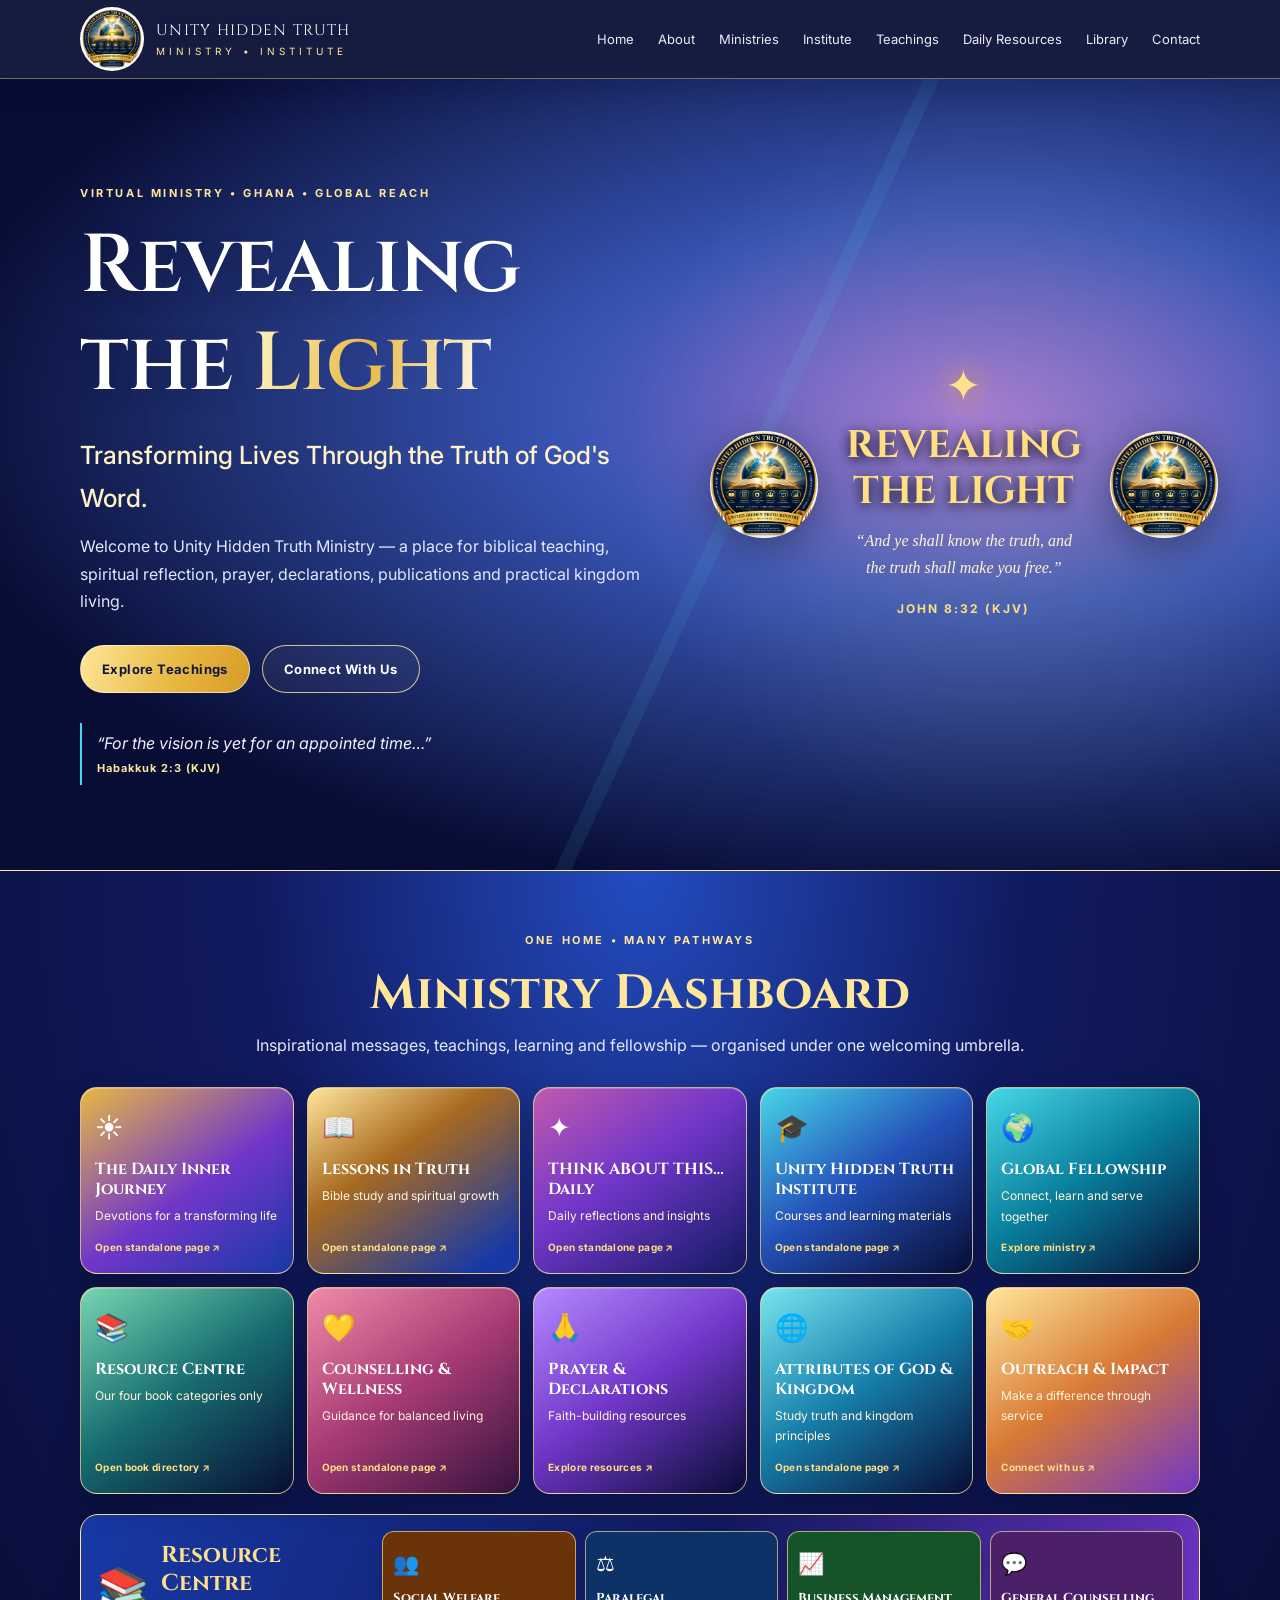
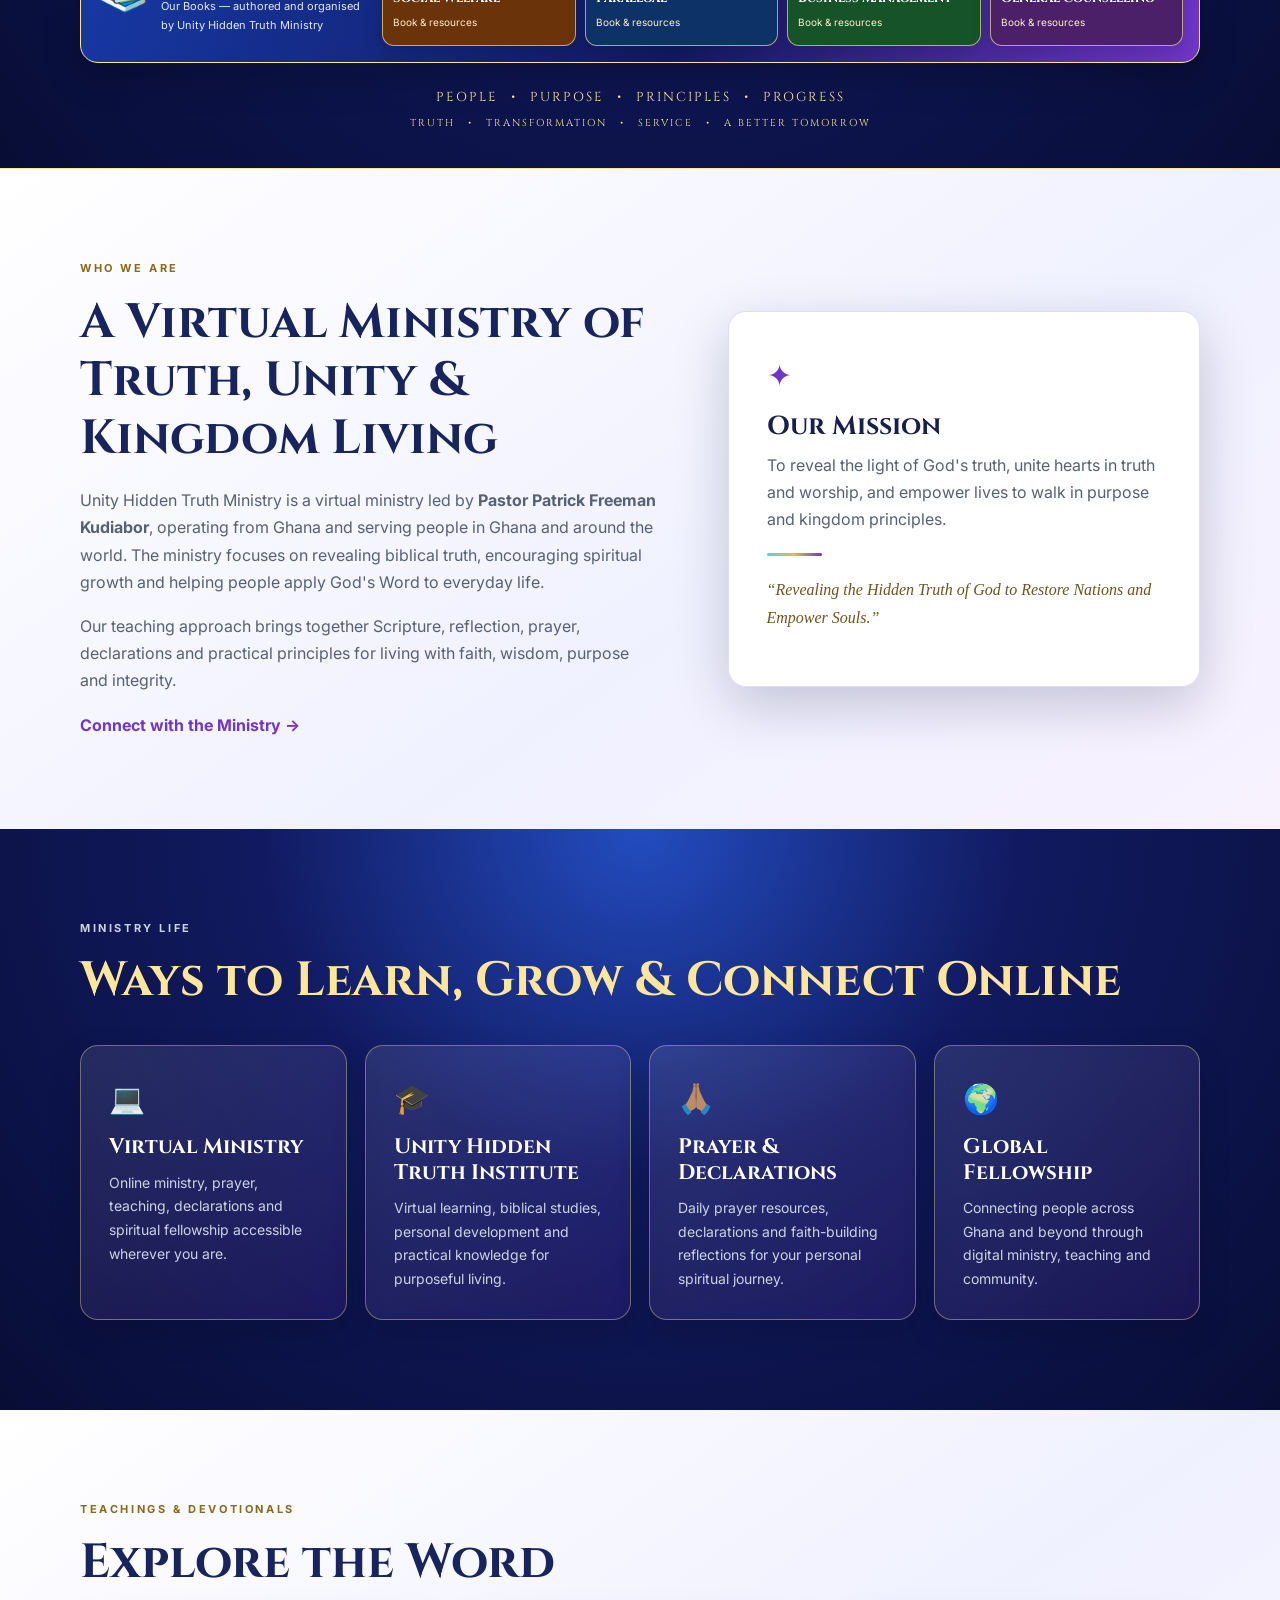
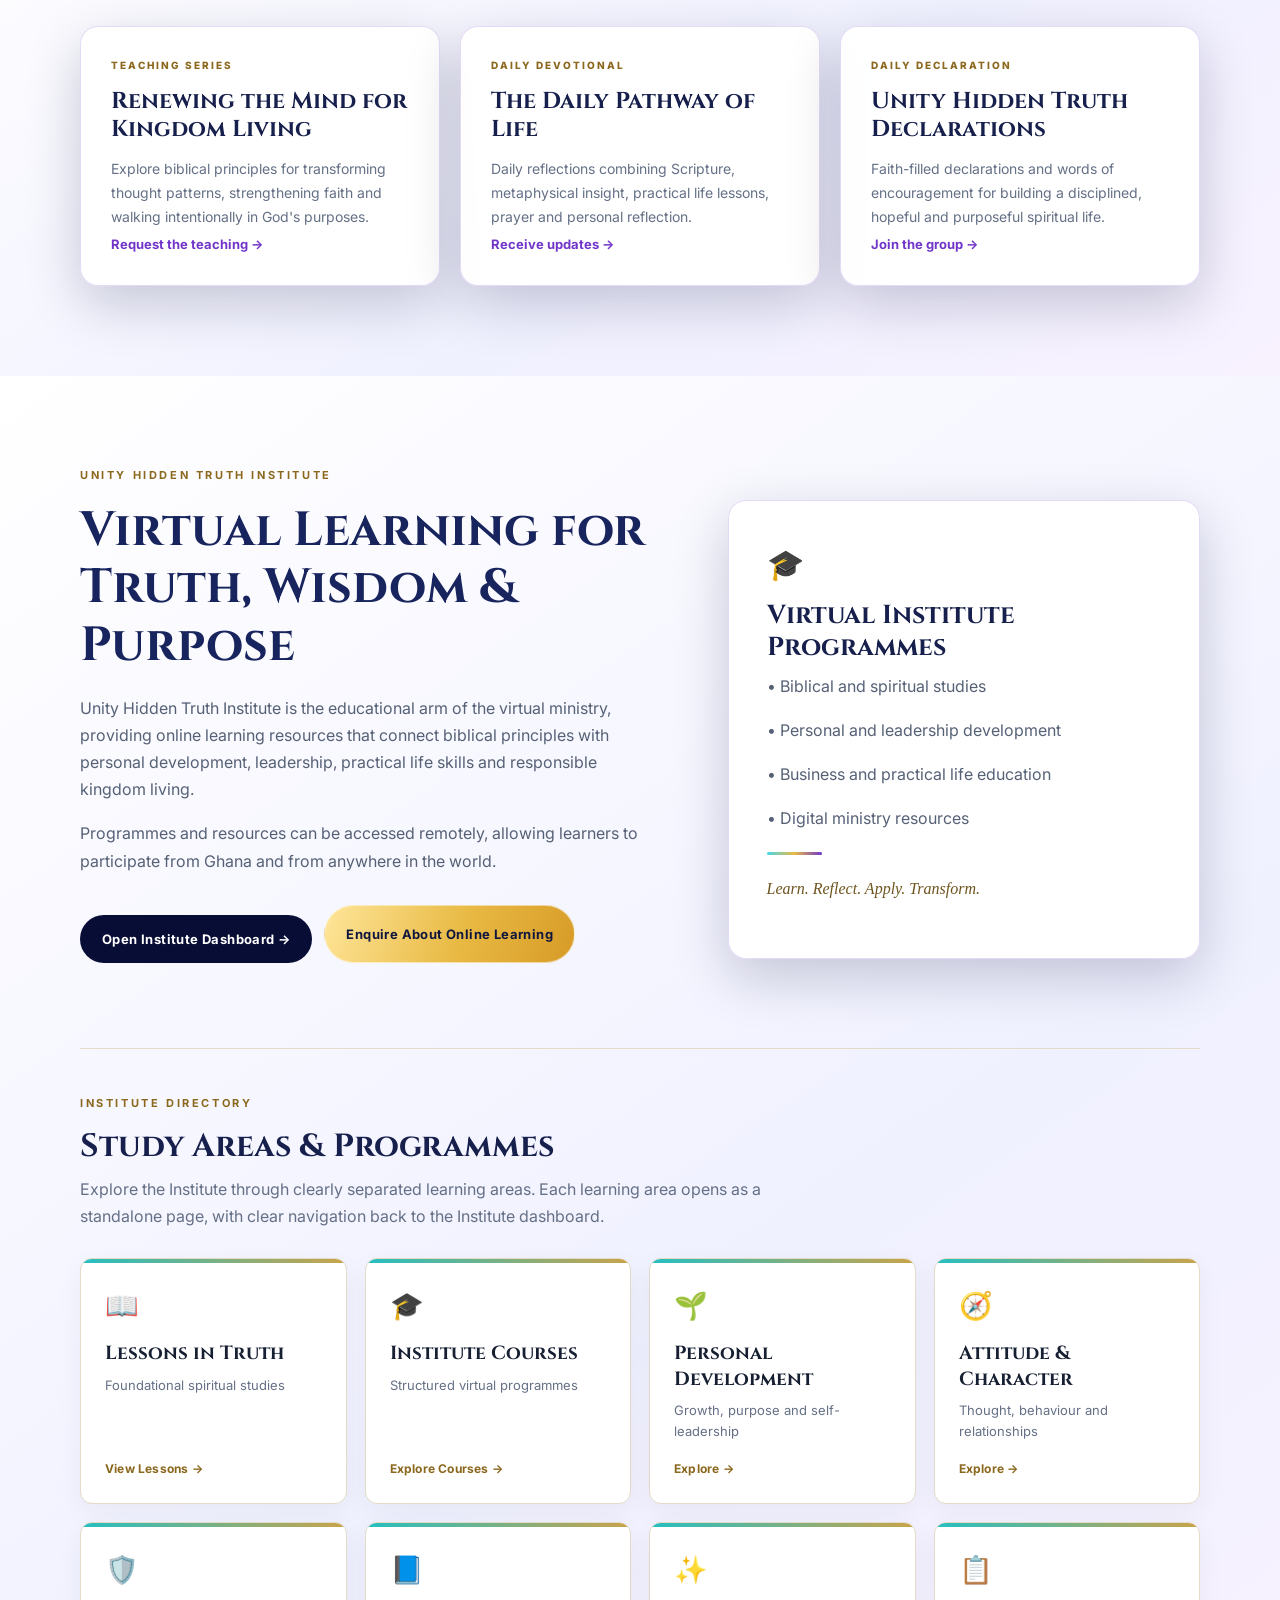
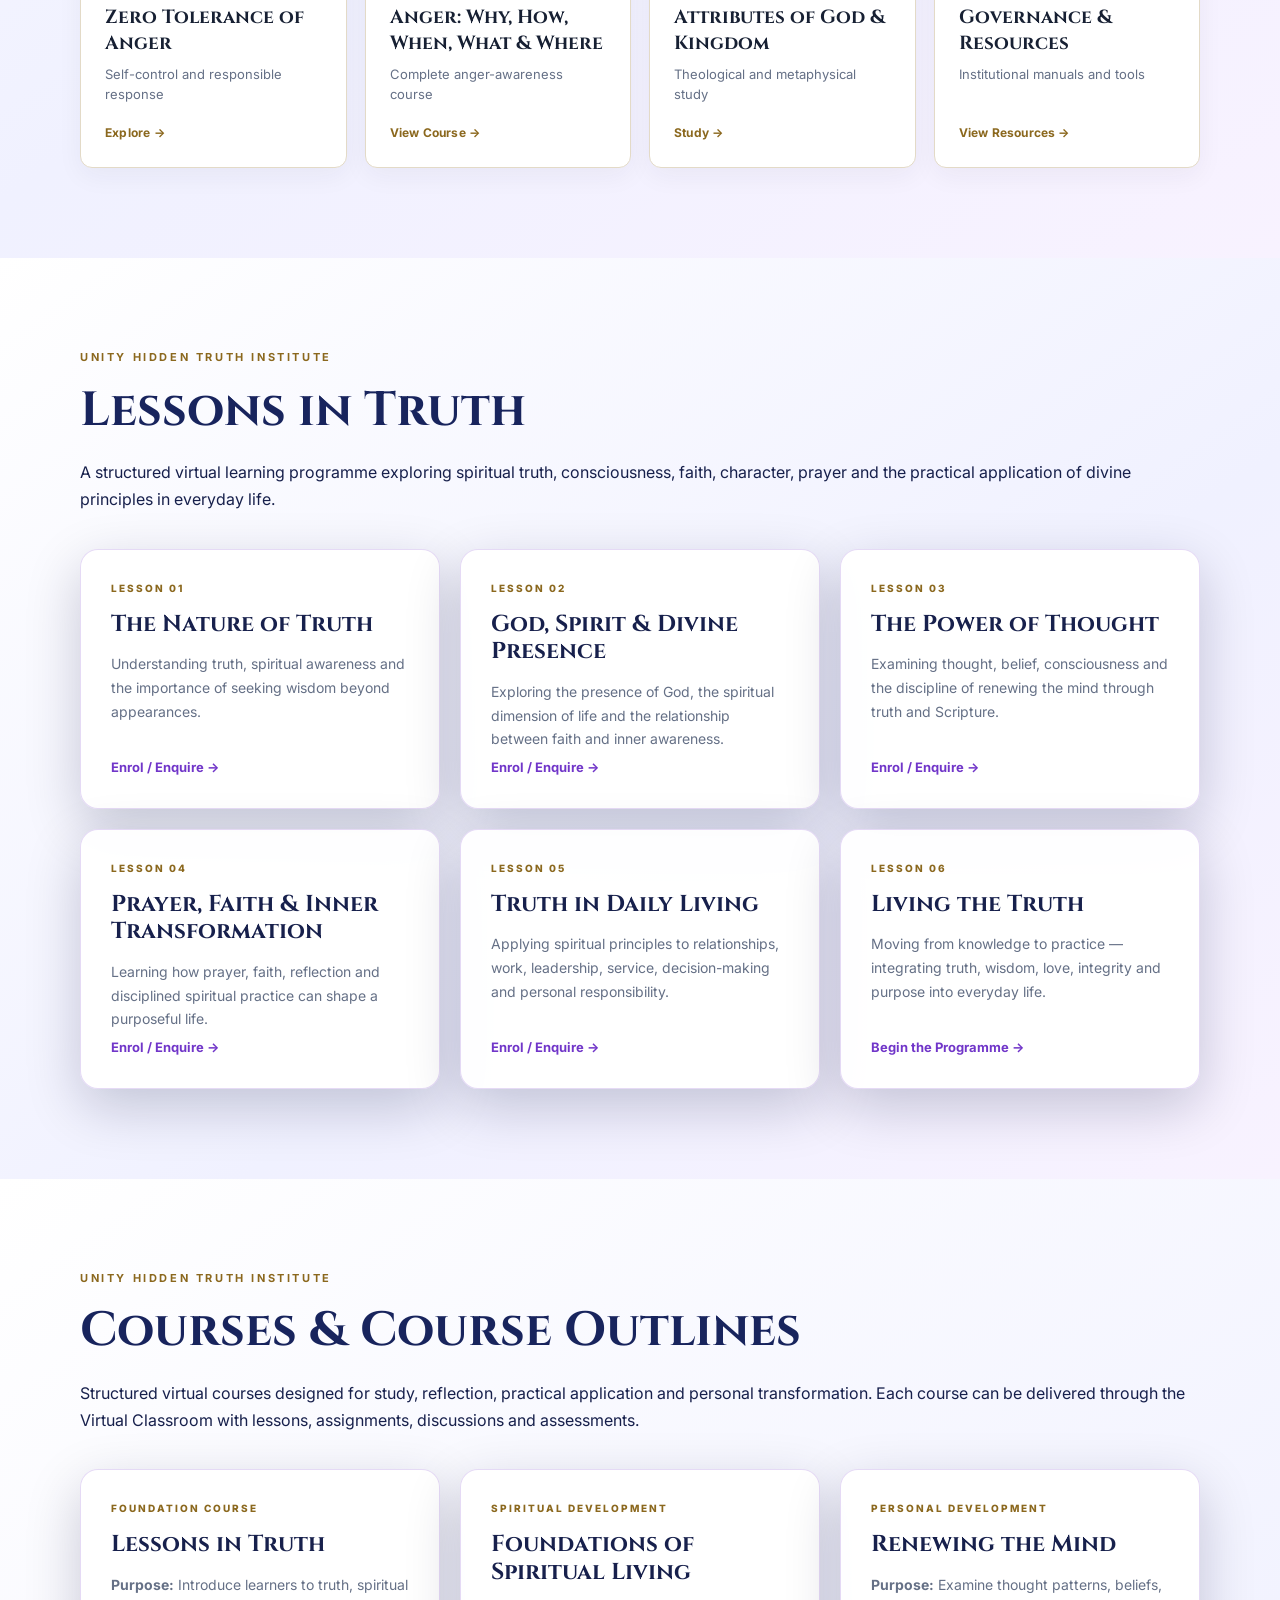
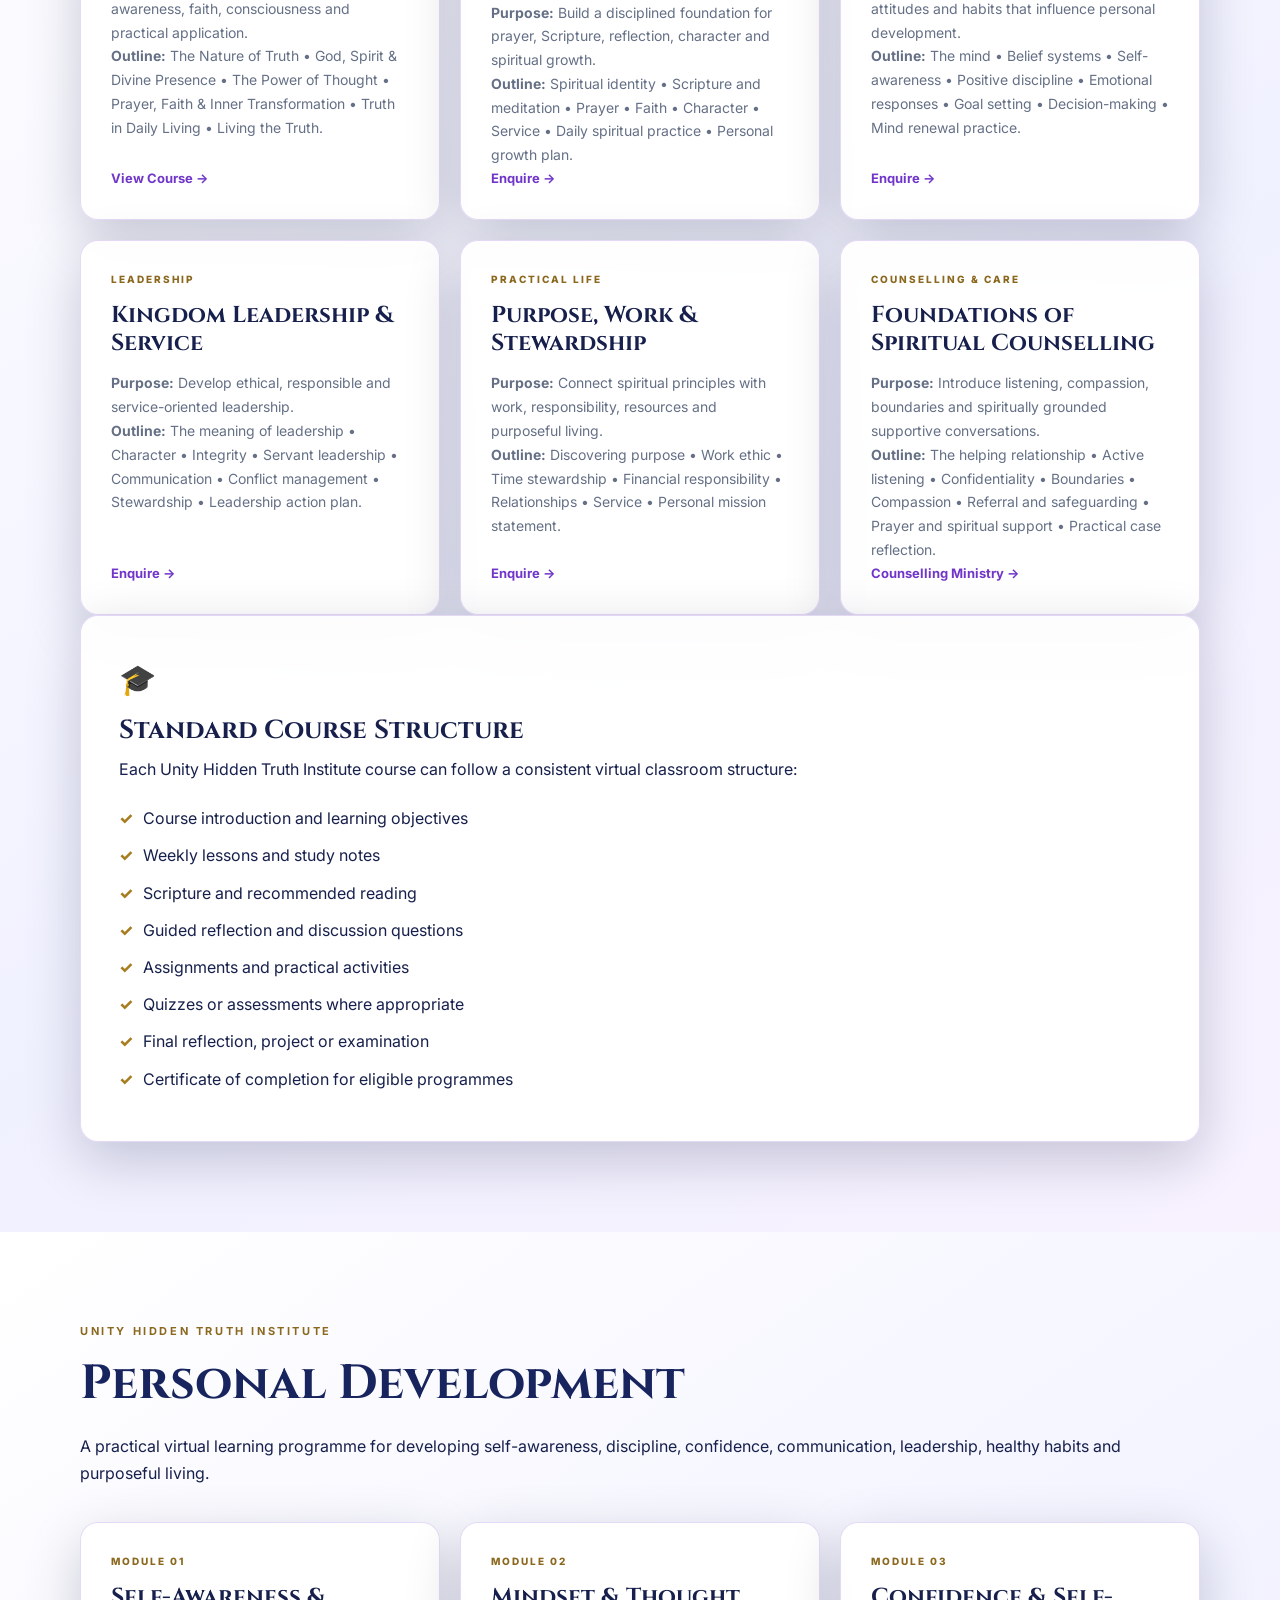
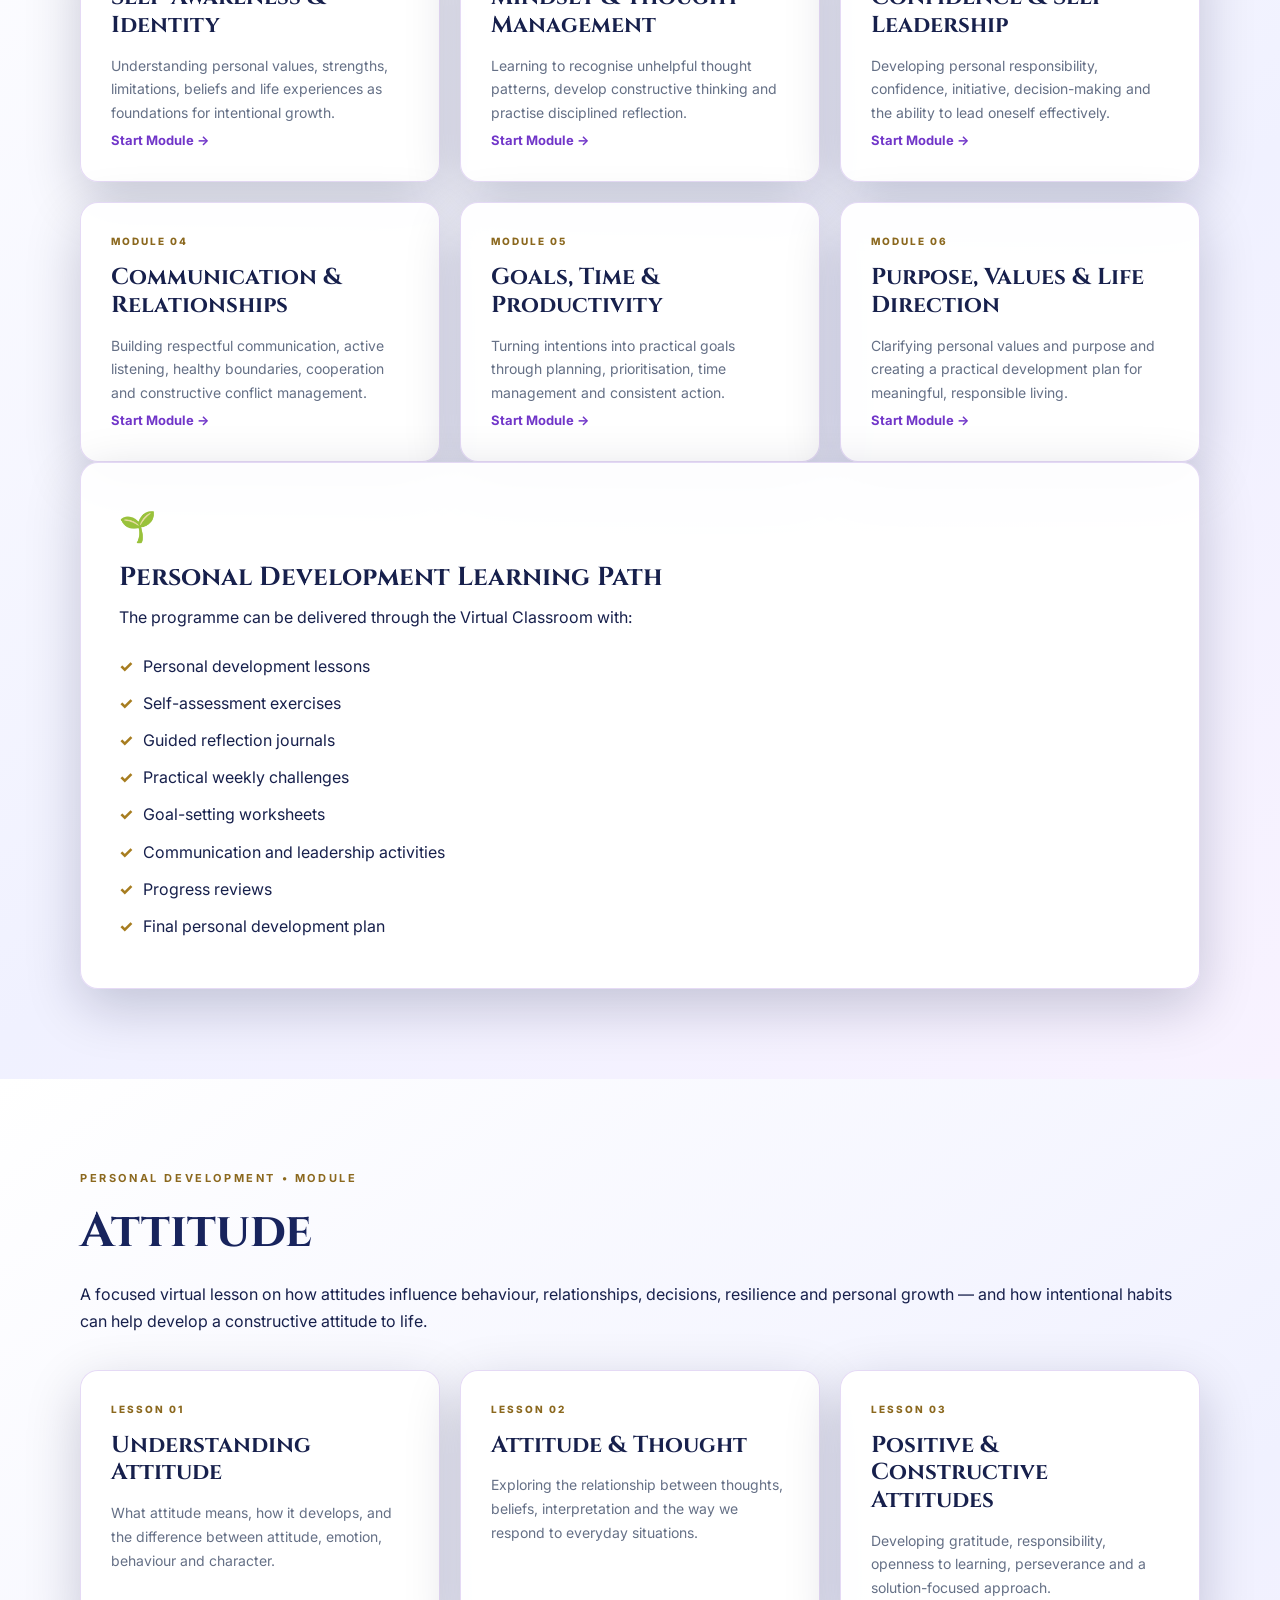
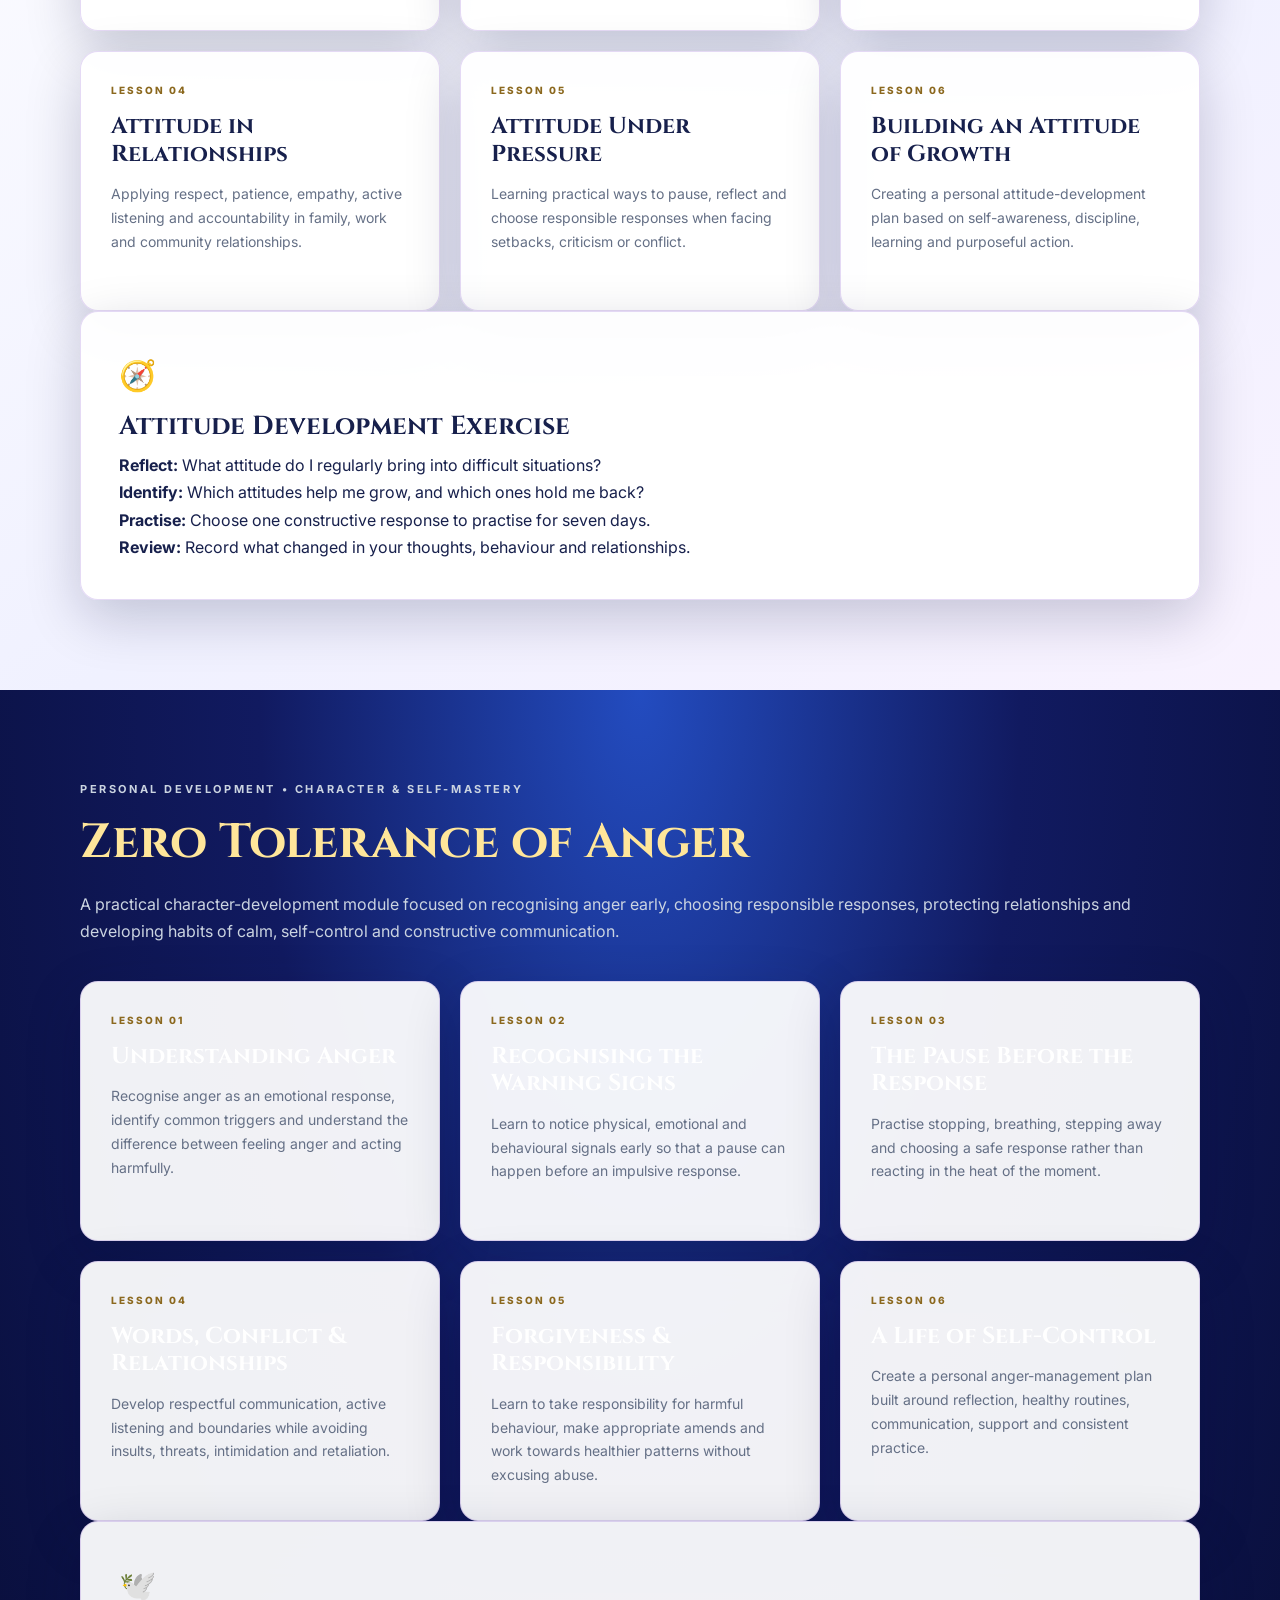
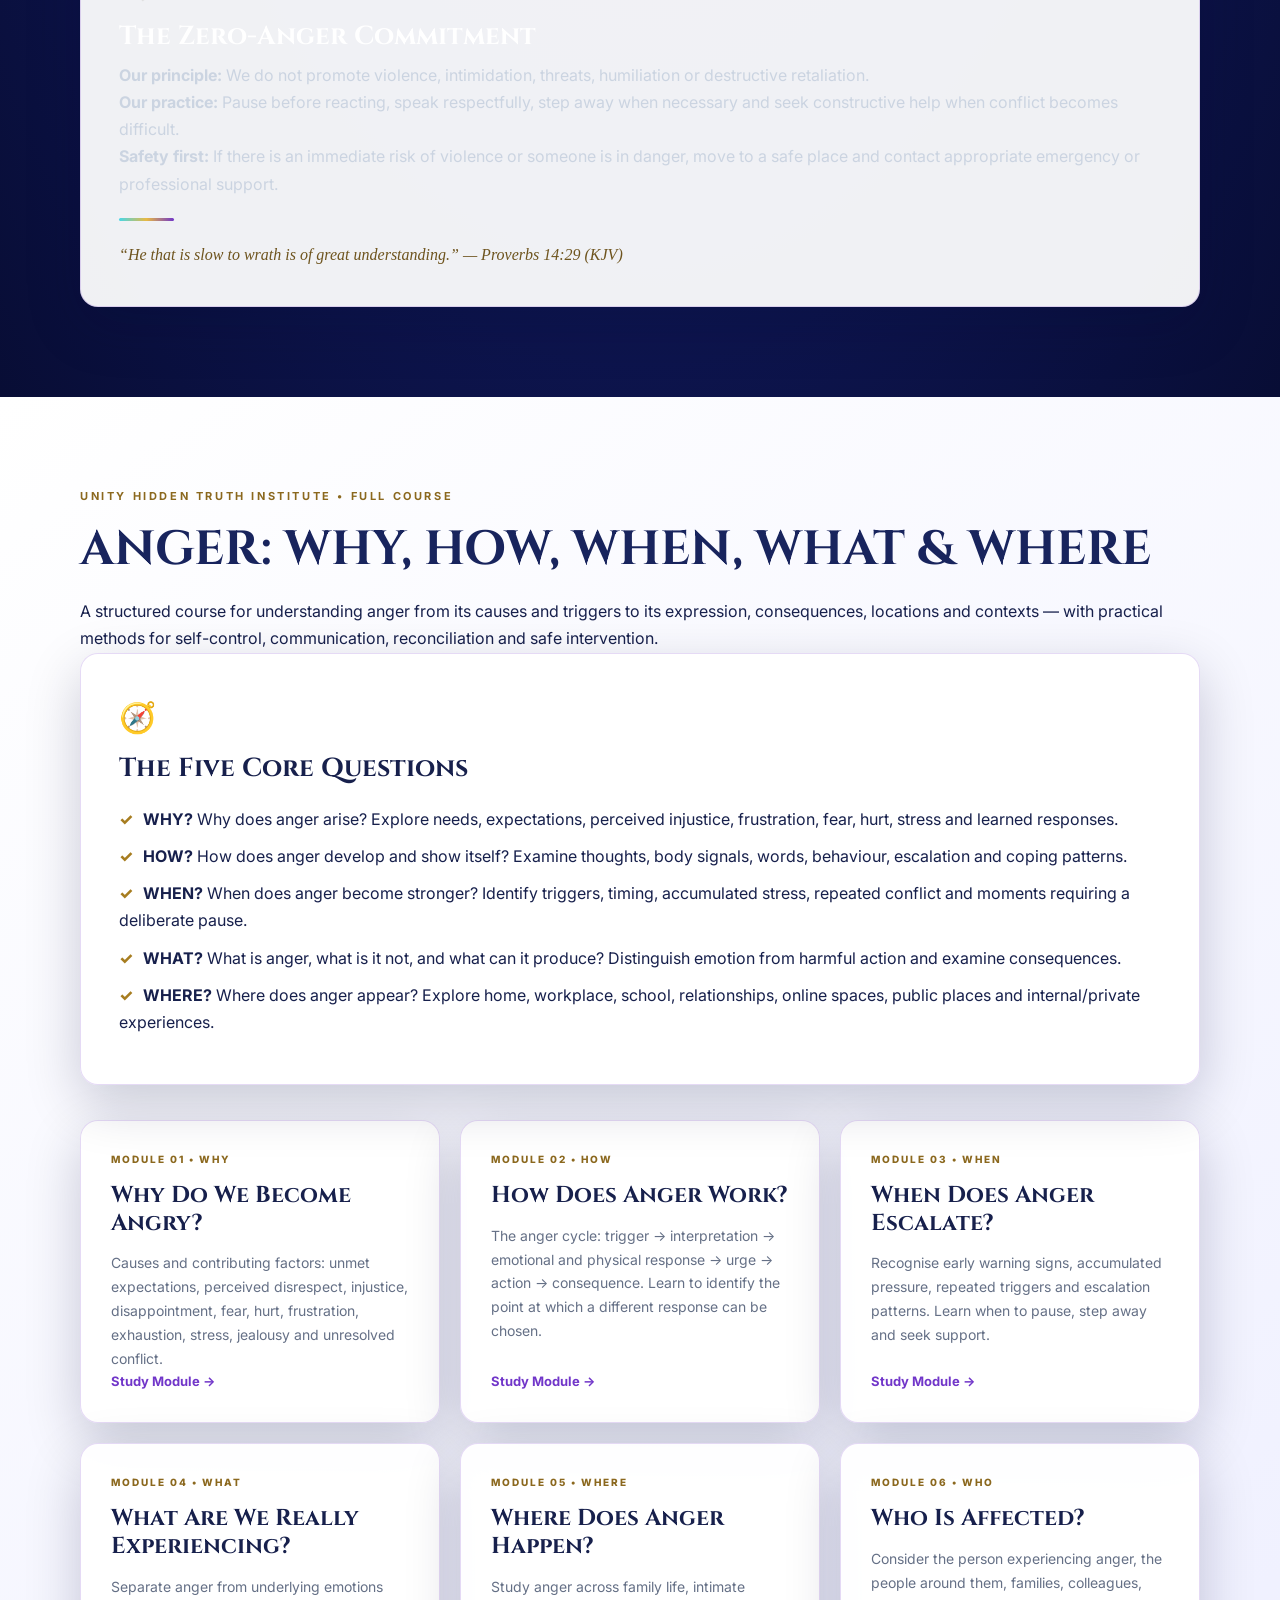
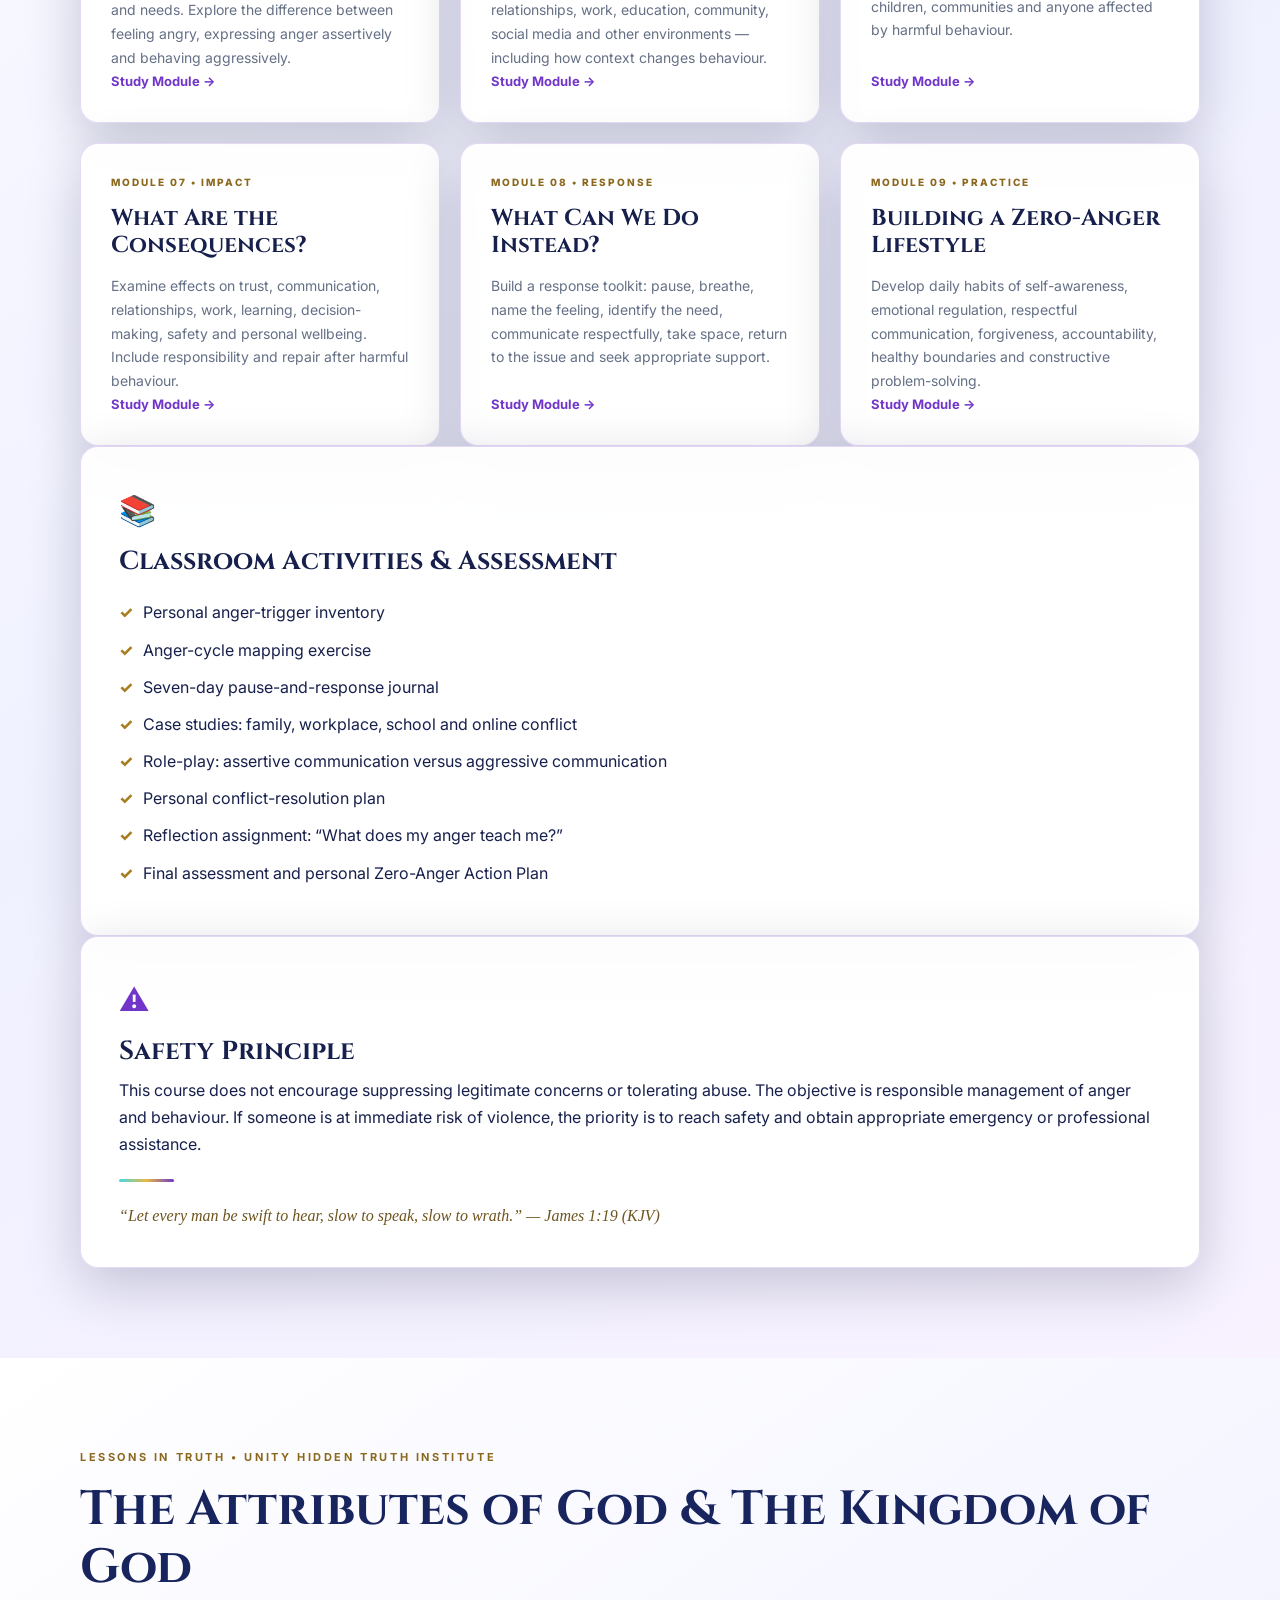
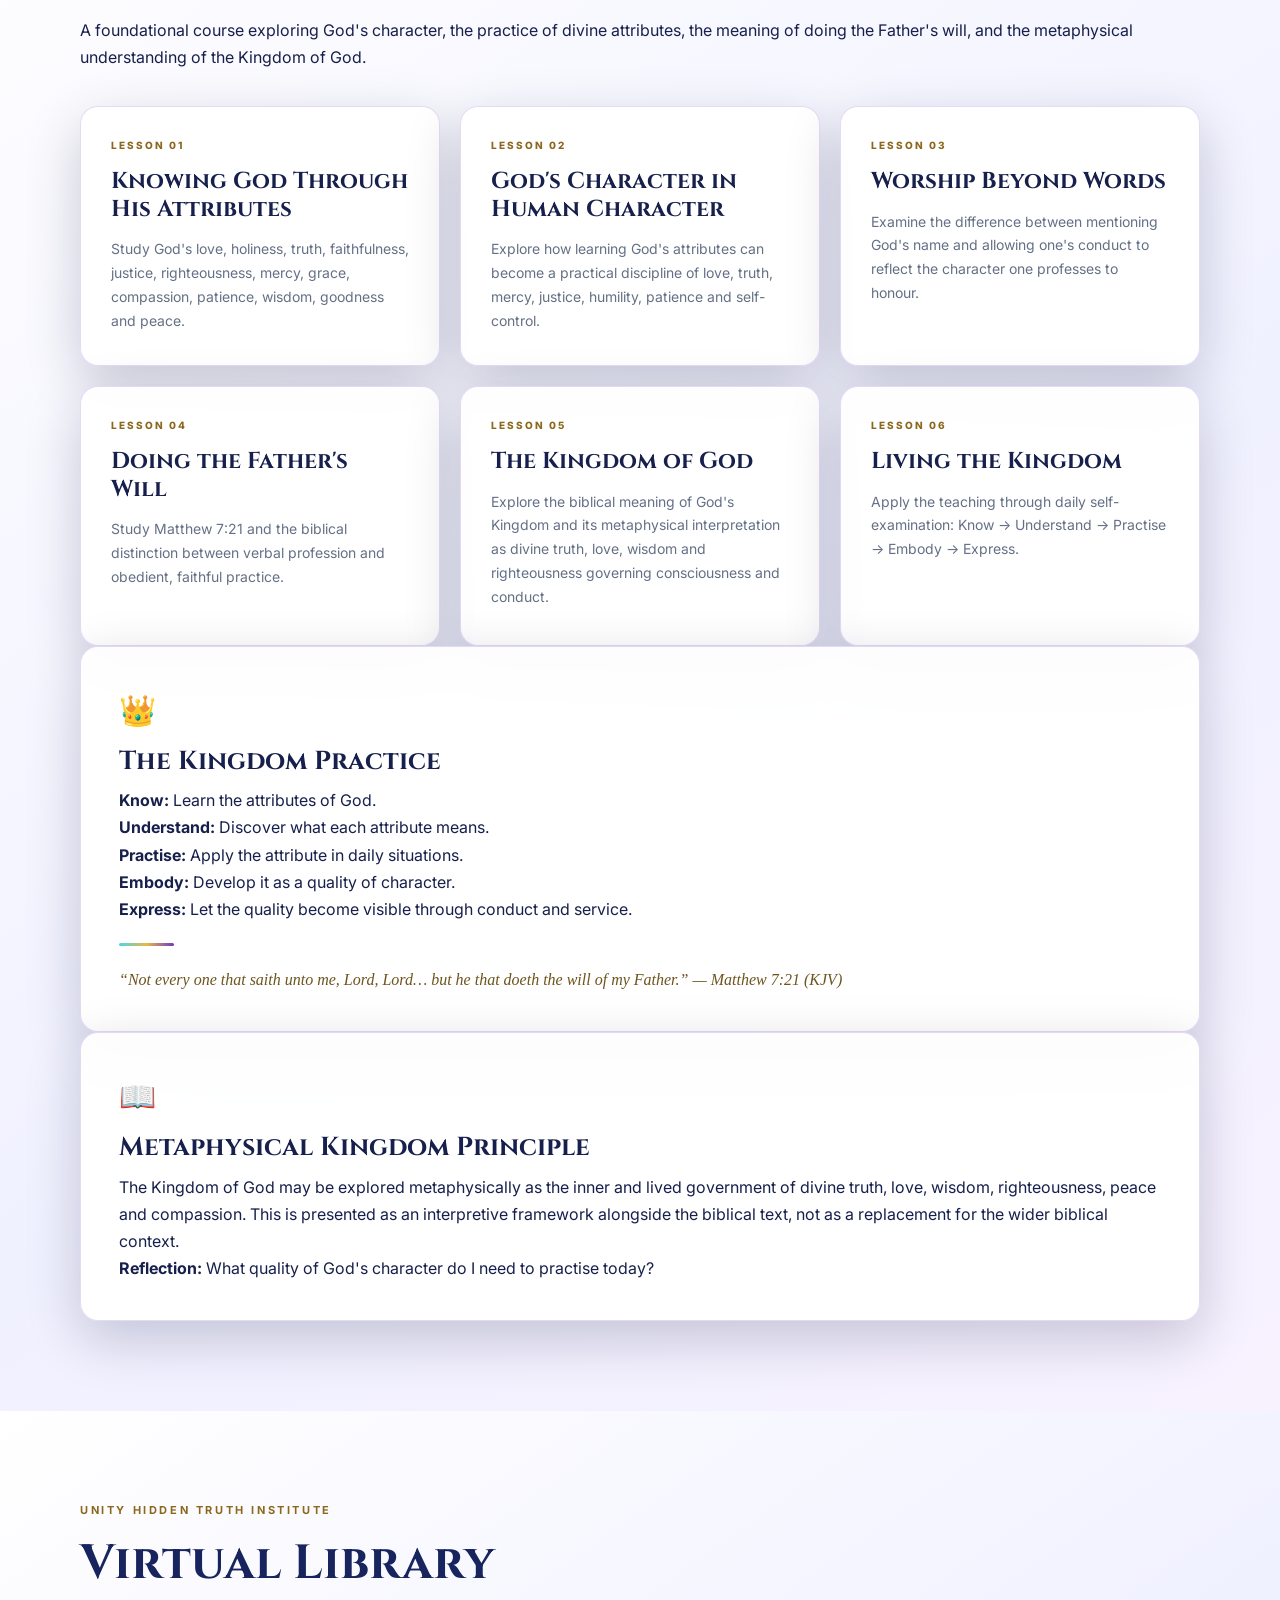
<file: index.html>
<!DOCTYPE html>
<html lang="en-GB">
<head>
  <meta charset="UTF-8">
  <meta name="viewport" content="width=device-width, initial-scale=1.0">
  <meta name="description" content="Unity Hidden Truth Ministry — Virtual Ministry and Unity Hidden Truth Institute. Spiritual teaching, education, governance, SOP manuals, resources and institutional development.">
  <title>Unity Hidden Truth Ministry | Revealing the Light</title>
  <link rel="preconnect" href="https://fonts.googleapis.com">
  <link rel="preconnect" href="https://fonts.gstatic.com" crossorigin>
  <link href="https://fonts.googleapis.com/css2?family=Cinzel:wght@500;600;700&family=Inter:wght@400;500;600;700&display=swap" rel="stylesheet">
  <style>
*{box-sizing:border-box;margin:0;padding:0}
:root{--navy:#071a3a;--blue:#123d78;--gold:#c9a34a;--gold2:#efd27a;--cream:#fbf8f0;--ink:#172033;--muted:#647086;--white:#fff}
html{scroll-behavior:smooth}
body{font-family:Inter,Arial,sans-serif;color:var(--ink);background:var(--cream);line-height:1.7}
a{text-decoration:none;color:inherit}.container{width:min(1120px,92%);margin:auto}
.site-header{position:sticky;top:0;z-index:20;background:rgba(7,26,58,.96);backdrop-filter:blur(12px);border-bottom:1px solid rgba(239,210,122,.2)}
.nav-wrap{min-height:78px;display:flex;align-items:center;justify-content:space-between;gap:30px}
.brand{display:flex;align-items:center;gap:12px;color:#fff}
.seal{width:48px;height:48px;border:2px solid var(--gold);border-radius:50%;display:grid;place-items:center;position:relative;color:var(--gold);font-family:Cinzel,serif;line-height:1}
.seal span{position:absolute;top:2px;font-size:10px}.seal small{position:absolute;bottom:2px;font-size:9px}.seal strong{font-size:13px}
.brand-name{font-family:Cinzel,serif;letter-spacing:1.3px;font-size:15px}.brand-sub{font-size:10px;letter-spacing:4px;color:var(--gold2)}
.nav{display:flex;gap:24px;font-size:13px;color:#e8edf7}.nav a{transition:.2s}.nav a:hover{color:var(--gold2)}
.menu-toggle{display:none;background:none;border:0;color:#fff;font-size:25px}
.hero{position:relative;overflow:hidden;background:radial-gradient(circle at 75% 45%,#183f78 0,#0b244c 34%,#071a3a 72%);color:#fff;padding:105px 0 85px}
.hero:before{content:"";position:absolute;inset:0;background:linear-gradient(115deg,transparent 0 65%,rgba(201,163,74,.08) 65% 66%,transparent 66% 100%)}
.hero-grid{display:grid;grid-template-columns:1.08fr .92fr;align-items:center;gap:55px;position:relative}
.eyebrow{font-size:11px;letter-spacing:2.6px;color:var(--gold2);font-weight:700;margin-bottom:15px}.eyebrow.dark{color:#8b681e}
h1,h2,h3{font-family:Cinzel,Georgia,serif;line-height:1.2}
h1{font-size:clamp(48px,7vw,82px);font-weight:600}.hero h1 span{color:var(--gold2)}
.hero-lead{font-size:23px;margin:20px 0 14px;color:#f3ead0}.hero-text{max-width:650px;color:#d2d9e6}
.hero-actions{display:flex;gap:12px;margin:30px 0}.btn{display:inline-flex;align-items:center;justify-content:center;padding:12px 21px;border-radius:3px;font-weight:700;font-size:13px;letter-spacing:.4px;border:1px solid transparent;cursor:pointer}
.btn-gold{background:var(--gold);color:#081a37}.btn-gold:hover{background:var(--gold2)}.btn-outline{border-color:rgba(239,210,122,.7);color:#fff}.btn-outline:hover{background:rgba(239,210,122,.1)}
.scripture{border-left:2px solid var(--gold);padding:7px 0 7px 15px;color:#dbe1ea;font-style:italic;display:flex;flex-direction:column;gap:2px;max-width:520px}.scripture b{font-style:normal;font-size:11px;color:var(--gold2);letter-spacing:1px}
.hero-art{min-height:430px;display:grid;place-items:center;position:relative}.halo{position:absolute;width:390px;height:390px;border-radius:50%;border:1px solid rgba(239,210,122,.24);box-shadow:0 0 80px rgba(201,163,74,.1)}.large-seal{width:330px;height:330px;border-radius:50%;border:7px double var(--gold);background:radial-gradient(circle,#cba84f 0,#8c6720 55%,#193f76 56%,#071a3a 100%);display:grid;place-items:center;box-shadow:0 20px 70px rgba(0,0,0,.4)}
.seal-inner{width:260px;height:260px;border-radius:50%;border:1px solid rgba(255,255,255,.55);display:flex;flex-direction:column;align-items:center;justify-content:center;text-align:center;color:#fff;gap:7px}.dove{font-size:38px}.bible{font-size:30px}.rays{color:#ffe39a;font-size:15px;letter-spacing:8px}.seal-title{font-family:Cinzel,serif;font-size:15px;letter-spacing:1px;font-weight:700}.seal-motto{font-size:8px;letter-spacing:2px;color:#ffe8a3}
.section{padding:90px 0}.light{background:var(--cream)}.parchment{background:#f2ead9}.navy{background:var(--navy);color:#fff}.section h2{font-size:clamp(32px,4vw,48px);margin-bottom:20px}.two-col{display:grid;grid-template-columns:1.1fr .9fr;gap:70px;align-items:center}.two-col p{margin-bottom:17px;color:#566176}.navy p{color:#cbd4e1}
.feature-card{background:#fff;border:1px solid #e7dfcd;padding:38px;box-shadow:0 15px 50px rgba(33,41,58,.08);position:relative}.feature-icon{color:var(--gold);font-size:30px}.feature-card h3{font-size:26px;margin:10px 0}.mini-divider{width:55px;height:2px;background:var(--gold);margin:20px 0}.motto{font-family:Georgia,serif!important;font-style:italic;color:#6e541e!important}
.text-link{font-weight:700;color:#8b681e}.cards{display:grid;grid-template-columns:repeat(4,1fr);gap:18px;margin-top:35px}.card{border:1px solid rgba(239,210,122,.2);padding:28px;background:rgba(255,255,255,.035);min-height:245px}.card-icon{font-size:29px;margin-bottom:12px}.card h3{font-size:21px;margin-bottom:10px}.card p{font-size:14px}
.content-grid{display:grid;grid-template-columns:repeat(3,1fr);gap:20px;margin-top:35px}.content-card{background:#fff;border:1px solid #e7dfcd;padding:30px;min-height:260px;display:flex;flex-direction:column}.content-card .tag{font-size:10px;letter-spacing:2px;color:#8b681e;font-weight:800}.content-card h3{font-size:23px;margin:14px 0}.content-card p{color:#657086;font-size:14px}.content-card a{margin-top:auto;color:#8b681e;font-weight:700;font-size:13px}
.check-list{list-style:none;margin-top:22px}.check-list li{margin:10px 0}.check-list li:before{content:"✓";color:#a77d20;font-weight:800;margin-right:10px}.publication-feature{display:grid;place-items:center}.book-cover{width:260px;min-height:360px;padding:28px 23px;background:linear-gradient(145deg,#0b2550,#173f77);color:#fff;border:7px solid #d2ad58;box-shadow:20px 25px 50px rgba(20,30,50,.25);display:flex;flex-direction:column;justify-content:space-between;text-align:center}.book-small{font-size:8px;letter-spacing:1.8px;color:#f3d887}.book-title{font-family:Cinzel,serif;font-size:24px;line-height:1.35;color:#f2d47f}.book-author{font-size:10px;letter-spacing:.7px}
.wellness-mark{font-size:150px;text-align:center;filter:drop-shadow(0 15px 25px rgba(92,75,26,.12))}.btn-navy{background:var(--navy);color:#fff;margin-top:10px}.quote-section{padding:70px 0;background:#e9ddc3}.quote-box{text-align:center;max-width:800px}.quote-mark{font-family:Georgia,serif;color:#a47a20;font-size:70px;height:60px}.quote-box blockquote{font-family:Georgia,serif;font-size:30px;font-style:italic;color:#2d3340}.quote-box cite{display:block;margin-top:12px;color:#8b681e;font-weight:700;font-style:normal;font-size:12px;letter-spacing:1px}
.contact-grid{display:grid;grid-template-columns:1fr 1fr;gap:70px}.contact-list{margin-top:28px;display:grid;gap:18px}.contact-list>div{display:flex;gap:15px;align-items:flex-start}.contact-list span{font-size:22px}.contact-list strong{color:#f1d783}.contact-form{background:rgba(255,255,255,.05);border:1px solid rgba(239,210,122,.2);padding:30px}.contact-form label{display:block;font-size:12px;color:#dce2ec;margin-bottom:15px}.contact-form input,.contact-form textarea{width:100%;margin-top:6px;padding:12px;background:#fff;border:0;border-radius:2px;font:inherit}.contact-form textarea{resize:vertical}.form-note{font-size:10px!important;color:#9faabd!important;margin-top:10px}
.footer{background:#041229;color:#9da9bb;padding:28px 0;font-size:12px}.footer-grid{display:grid;grid-template-columns:1.5fr 1fr 1fr;align-items:center;gap:20px}.footer-brand{font-family:Cinzel,serif;color:#e8d28e;letter-spacing:1px}.footer-links{display:flex;gap:18px;justify-content:center}.footer-links a:hover{color:#fff}.copyright{text-align:right}

.institute-hub{margin-top:55px;padding-top:45px;border-top:1px solid #e3dac7}.institute-hub-head{max-width:760px;margin-bottom:28px}.institute-hub-head h3{font-size:32px;margin:8px 0 10px}.institute-hub-head p:last-child{color:#657086}.institute-directory{display:grid;grid-template-columns:repeat(4,1fr);gap:18px}.institute-tile{background:#fff;border:1px solid #e3dac7;padding:24px;min-height:205px;display:flex;flex-direction:column;box-shadow:0 8px 26px rgba(33,41,58,.05);transition:transform .2s,box-shadow .2s,border-color .2s}.institute-tile:hover{transform:translateY(-3px);box-shadow:0 14px 34px rgba(33,41,58,.10);border-color:#c9a34a}.institute-tile span{font-size:27px}.institute-tile strong{font-family:Cinzel,Georgia,serif;font-size:19px;line-height:1.35;margin:12px 0 8px;color:#172033}.institute-tile small{font-size:13px;line-height:1.55;color:#657086}.institute-tile b{margin-top:auto;padding-top:18px;font-size:12px;color:#8b681e;letter-spacing:.2px}.nav a{white-space:nowrap}.nav{align-items:center}.nav a{display:block}
@media(max-width:1000px){.institute-directory{grid-template-columns:repeat(2,1fr)}}
@media(max-width:900px){.nav{gap:12px}.cards{grid-template-columns:repeat(2,1fr)}.hero-grid,.two-col,.contact-grid{grid-template-columns:1fr}.hero-art{min-height:360px}.content-grid{grid-template-columns:1fr}.footer-grid{grid-template-columns:1fr;text-align:center}.copyright{text-align:center}.footer-links{flex-wrap:wrap}}
@media(max-width:700px){.institute-directory{grid-template-columns:1fr}.institute-hub{margin-top:40px;padding-top:35px}.institute-hub-head h3{font-size:27px}.institute-tile{min-height:175px}.nav{display:none;position:absolute;top:78px;left:0;right:0;background:#071a3a;padding:14px 4%;flex-direction:column;align-items:stretch;gap:0;border-bottom:1px solid rgba(239,210,122,.2);box-shadow:0 16px 30px rgba(0,0,0,.22)}.nav.open{display:flex}.nav a{padding:11px 4px;border-bottom:1px solid rgba(239,210,122,.10);white-space:normal;font-size:14px}.nav a:last-child{border-bottom:0}.menu-toggle{display:block}.hero{padding:75px 0 65px}.hero-art{order:-1;min-height:300px}.large-seal{width:260px;height:260px}.seal-inner{width:205px;height:205px}.halo{width:300px;height:300px}.seal-title{font-size:12px}.section{padding:65px 0}.cards{grid-template-columns:1fr}.hero-actions{flex-direction:column}.btn{width:100%}.wellness-mark{font-size:100px}}


.logo-image{width:64px;height:64px;object-fit:contain;border-radius:50%;background:#fff;padding:2px}
.official-logo{position:relative;width:min(440px,82vw);height:auto;max-height:440px;object-fit:contain;filter:drop-shadow(0 20px 45px rgba(0,0,0,.38));z-index:1}
@media(max-width:700px){.official-logo{width:min(330px,82vw)}}.hero-logo{width:min(390px,78vw);height:auto;filter:drop-shadow(0 18px 35px rgba(0,0,0,.35));border-radius:50%}.institutional{background:#f7f2e7}.resource-band{display:grid;grid-template-columns:repeat(4,1fr);gap:18px;margin-top:35px}.resource-box{background:#fff;border:1px solid #e3dac7;padding:26px;min-height:190px;box-shadow:0 10px 30px rgba(33,41,58,.05)}.resource-box h3{font-size:20px;margin:10px 0}.resource-box p{font-size:14px;color:#657086}.resource-box ul{padding-left:18px;color:#657086;font-size:13px}.manual-list{columns:2;column-gap:45px;margin-top:20px}.manual-list li{break-inside:avoid;margin:7px 0;color:#566176}.framework-strip{display:flex;flex-wrap:wrap;gap:10px;margin-top:24px}.framework-strip span{border:1px solid #d6c49b;padding:8px 12px;background:#fff;font-size:12px;font-weight:700;color:#6e541e}.logo-caption{text-align:center;color:#f3ead0;font-size:12px;letter-spacing:1.2px;margin-top:10px}
@media(max-width:900px){.resource-band{grid-template-columns:repeat(2,1fr)}.manual-list{columns:1}}@media(max-width:650px){.resource-band{grid-template-columns:1fr}.logo-image{width:52px;height:52px}}

/* FINAL DESIGN POLISH — brighter accents, clearer cards and sticky-header-safe anchors */
html{scroll-padding-top:96px}
section[id]{scroll-margin-top:96px}
.hero{background:radial-gradient(ellipse at 78% 40%,#245ca0 0,#123d78 30%,#091d42 68%,#06132e 100%)}
.hero:after{content:"";position:absolute;inset:auto 0 0;height:5px;background:linear-gradient(90deg,#4dd9d0,#efd27a,#f7f2e7,#4dd9d0);opacity:.95}
.hero .hero-copy{max-width:690px}
.hero h1{letter-spacing:-1.2px;text-shadow:0 6px 24px rgba(0,0,0,.2)}
.hero .hero-lead{font-size:clamp(20px,2.5vw,25px);font-weight:500}
.btn{transition:transform .18s ease,box-shadow .18s ease,background .18s ease}
.btn:hover{transform:translateY(-2px);box-shadow:0 9px 22px rgba(0,0,0,.18)}
.cards .card{border-radius:12px;background:linear-gradient(145deg,rgba(255,255,255,.09),rgba(255,255,255,.025));transition:transform .2s,border-color .2s,background .2s}
.cards .card:hover{transform:translateY(-5px);border-color:rgba(239,210,122,.65);background:linear-gradient(145deg,rgba(41,100,167,.42),rgba(255,255,255,.04))}
.institute-tile{border-radius:12px;overflow:hidden;position:relative}
.institute-tile:before{content:"";position:absolute;top:0;left:0;right:0;height:4px;background:linear-gradient(90deg,#25bfc1,#c9a34a)}
.institute-tile:focus-visible,.btn:focus-visible,a:focus-visible,button:focus-visible{outline:3px solid #20bfc2;outline-offset:3px}
@media(prefers-reduced-motion:reduce){html{scroll-behavior:auto}*,*:before,*:after{transition:none!important;animation:none!important}}


/* Radiant standalone-resource dashboard */
.dual-emblems{display:flex;align-items:center;justify-content:space-between;gap:18px;min-height:340px;width:100%;padding:12px 0}.side-emblem{width:clamp(105px,22%,220px);aspect-ratio:1;object-fit:contain;border-radius:50%;filter:drop-shadow(0 10px 22px rgba(0,0,0,.35))}.hero-centre-message{flex:1;text-align:center;color:#fff;padding:10px}.hero-centre-message h2{font-size:clamp(22px,3vw,40px);color:#ffdf82;text-shadow:0 3px 14px #000}.hero-centre-message p{font-family:Georgia,serif;font-style:italic;margin:12px 0;color:#fff4d1}.hero-centre-message strong{color:#ffdf82;letter-spacing:2px;font-size:12px}.sunburst{font-size:44px;color:#ffe18b;text-shadow:0 0 28px #ffb600}.radiant-dashboard{padding:60px 0 35px;background:radial-gradient(ellipse at top,#1763a2 0,#071a3a 55%,#031026 100%);color:#fff;border-top:3px solid #e7bf55;border-bottom:3px solid #d6aa39}.dashboard-heading{text-align:center;max-width:820px;margin:0 auto 28px}.dashboard-heading h2{font-size:clamp(32px,4vw,48px);color:#ffe08a;margin:6px 0 10px}.dashboard-heading>p:last-child{color:#e4eaf5}.dashboard-grid{display:grid;grid-template-columns:repeat(5,minmax(0,1fr));gap:13px}.dash-tile{min-height:180px;border:1px solid #e8c25d;border-radius:12px;padding:17px 14px;display:flex;flex-direction:column;align-items:flex-start;box-shadow:0 8px 24px #0005;transition:transform .18s,filter .18s}.dash-tile:hover{transform:translateY(-4px);filter:brightness(1.12)}.dash-tile>span{font-size:27px;margin-bottom:8px}.dash-tile strong{font-family:Cinzel,Georgia,serif;font-size:16px;line-height:1.25}.dash-tile small{font-size:12px;margin-top:7px;color:#fff4dc}.dash-tile b{font-size:10px;margin-top:auto;padding-top:12px;color:#ffdf83;letter-spacing:.3px}.tile-sunrise{background:linear-gradient(145deg,#f4a34b,#083d72 78%)}.tile-scripture{background:linear-gradient(145deg,#d9ad45,#092c59 80%)}.tile-reflection{background:linear-gradient(145deg,#9c3a84,#182b66 80%)}.tile-institute{background:linear-gradient(145deg,#bd7d39,#10295c 80%)}.tile-fellowship{background:linear-gradient(145deg,#14a4b7,#07355b 80%)}.tile-books{background:linear-gradient(145deg,#08775a,#062c31 80%)}.tile-care{background:linear-gradient(145deg,#b32954,#35133d 80%)}.tile-prayer{background:linear-gradient(145deg,#7934a4,#101b4d 80%)}.tile-kingdom{background:linear-gradient(145deg,#098ca6,#071c4b 80%)}.tile-outreach{background:linear-gradient(145deg,#ffad20,#873b14 80%)}.resource-umbrella{margin-top:20px;border:2px solid #e6bd50;border-radius:15px;padding:16px;background:linear-gradient(110deg,#063e37,#071a3a);display:grid;grid-template-columns:1fr 3fr;gap:18px;align-items:center}.resource-umbrella-title{display:flex;gap:12px;align-items:center}.resource-umbrella-title>span{font-size:42px}.resource-umbrella-title h3{font-size:23px;color:#ffe18a}.resource-umbrella-title p{font-size:11px;color:#e3e8f0}.book-shortcuts{display:grid;grid-template-columns:repeat(4,minmax(0,1fr));gap:9px}.book-shortcuts a{border:1px solid #e5bf59;border-radius:9px;padding:14px 10px;background:#0a2b55;display:flex;flex-direction:column;gap:5px;font-size:21px}.book-shortcuts a:nth-child(1){background:#6a3309}.book-shortcuts a:nth-child(2){background:#0c3268}.book-shortcuts a:nth-child(3){background:#175329}.book-shortcuts a:nth-child(4){background:#4b2068}.book-shortcuts strong{font-family:Cinzel,Georgia,serif;font-size:13px}.book-shortcuts small{font-size:10px;color:#fff0cb}.dashboard-motto{text-align:center;color:#ffe18a;letter-spacing:2px;font-family:Cinzel,Georgia,serif;font-size:13px;margin-top:23px}.dashboard-motto i{font-style:normal;margin:0 8px}.dashboard-motto small{display:inline-block;margin-top:7px;font-size:10px;letter-spacing:2px}
@media(max-width:1050px){.dashboard-grid{grid-template-columns:repeat(3,minmax(0,1fr))}.resource-umbrella{grid-template-columns:1fr}.book-shortcuts{grid-template-columns:repeat(4,minmax(0,1fr))}}
@media(max-width:650px){.dual-emblems{gap:4px;min-height:220px}.side-emblem{width:24%}.hero-centre-message{padding:2px}.hero-centre-message h2{font-size:18px}.hero-centre-message p{font-size:12px}.sunburst{font-size:27px}.dashboard-grid{grid-template-columns:repeat(2,minmax(0,1fr));gap:9px}.dash-tile{min-height:165px;padding:13px 11px}.dash-tile strong{font-size:14px}.book-shortcuts{grid-template-columns:repeat(2,minmax(0,1fr))}.dashboard-motto{font-size:10px;letter-spacing:1px}.dashboard-motto small{font-size:8px;letter-spacing:1px}}

</style>
<style>

/* UNITY HIDDEN TRUTH MINISTRY — CELESTIAL RADIANCE THEME */
:root{
 --navy:#080D35;--blue:#1739A6;--gold:#E8B943;--gold2:#FFE69A;
 --cream:#F7F5FF;--ink:#17204C;--muted:#626B91;--white:#FFFFFF;
 --violet:#7136C9;--cyan:#47D7E8;--celestial-shadow:0 18px 55px rgba(4,10,48,.20)
}
html{scroll-behavior:smooth;scroll-padding-top:90px}
body{background:linear-gradient(180deg,#F7F5FF 0%,#EEF1FF 52%,#FBF9FF 100%);color:#17204C}
body:before{content:"";position:fixed;inset:0;z-index:-1;pointer-events:none;opacity:.22;background-image:radial-gradient(2px 2px at 12% 18%,#fff 55%,transparent 60%),radial-gradient(1.5px 1.5px at 78% 22%,#fff 55%,transparent 60%),radial-gradient(2px 2px at 54% 72%,#E8B943 55%,transparent 60%),radial-gradient(1px 1px at 91% 83%,#fff 55%,transparent 60%);background-size:260px 240px,330px 300px,390px 350px,220px 260px}
a{transition:color .2s ease,background .2s ease,border-color .2s ease}
.site-header{background:rgba(8,13,53,.94);border-bottom:1px solid rgba(255,230,154,.42);box-shadow:0 8px 32px rgba(4,10,48,.22)}
.brand-name{color:#fff;text-shadow:0 0 18px rgba(71,215,232,.22)}
.brand-sub,.eyebrow{color:#FFE69A}
.nav a:hover,.nav a:focus-visible{color:#47D7E8}
.hero{background:radial-gradient(ellipse at 76% 42%,rgba(113,54,201,.72) 0%,rgba(23,57,166,.86) 30%,#080D35 76%);isolation:isolate}
.hero:before{background:linear-gradient(115deg,transparent 0 56%,rgba(71,215,232,.09) 56% 57%,transparent 57% 100%),radial-gradient(circle at 78% 48%,rgba(255,230,154,.16),transparent 34%)}
.hero:after{content:"";position:absolute;inset:0;pointer-events:none;opacity:.42;background-image:radial-gradient(2px 2px at 20% 25%,#fff 50%,transparent 60%),radial-gradient(2px 2px at 66% 18%,#FFE69A 50%,transparent 60%),radial-gradient(1px 1px at 88% 70%,#fff 50%,transparent 60%),radial-gradient(1px 1px at 42% 82%,#47D7E8 50%,transparent 60%);background-size:280px 240px,360px 310px,220px 270px,320px 300px;z-index:-1}
.hero h1 span{background:linear-gradient(100deg,#FFF4C7,#E8B943 48%,#FFFFFF);-webkit-background-clip:text;background-clip:text;color:transparent;text-shadow:none}
.hero-lead{color:#FFF1C8}.hero-text{color:#E2E8FF}
.btn{border-radius:999px;transition:transform .2s ease,box-shadow .2s ease,background .2s ease}
.btn:hover{transform:translateY(-2px);box-shadow:0 10px 28px rgba(232,185,67,.25)}
.btn-gold{background:linear-gradient(110deg,#FFE69A,#E8B943 55%,#D79B27);color:#10163E;border:1px solid rgba(255,255,255,.55)}
.btn-outline{border-color:rgba(255,230,154,.8);background:rgba(255,255,255,.045)}
.scripture{border-left-color:#47D7E8;color:#F0F2FF}.scripture b{color:#FFE69A}
.halo{border-color:rgba(255,230,154,.5);box-shadow:0 0 100px rgba(71,215,232,.16),0 0 150px rgba(113,54,201,.22)}
.large-seal{border-color:#FFE69A;background:radial-gradient(circle,#FFF1B8 0,#E8B943 30%,#7136C9 56%,#1739A6 78%,#080D35 100%);box-shadow:0 20px 80px rgba(0,0,0,.42),0 0 55px rgba(71,215,232,.22)}
.section.light,.section.parchment{background:linear-gradient(145deg,#FFFFFF,#F0F1FF 60%,#F8F2FF)}
.section.navy,.radiant-dashboard{background:radial-gradient(ellipse at 50% 0%,#234CC0 0%,#111A60 42%,#080D35 100%);color:#fff}
.section h2,.dashboard-heading h2{color:#18245D}
.section.navy h2,.radiant-dashboard .dashboard-heading h2{color:#FFE69A}
.feature-card,.content-card{border:1px solid rgba(113,54,201,.18);border-radius:18px;box-shadow:var(--celestial-shadow);background:rgba(255,255,255,.94)}
.feature-icon,.text-link,.content-card a{color:#7136C9}
.mini-divider{background:linear-gradient(90deg,#47D7E8,#E8B943,#7136C9);height:3px;border-radius:4px}
.cards .card{border:1px solid rgba(255,230,154,.38);border-radius:18px;background:linear-gradient(145deg,rgba(255,255,255,.10),rgba(113,54,201,.14));box-shadow:0 12px 32px rgba(0,0,0,.16);backdrop-filter:blur(8px)}
.content-card{transition:transform .22s ease,box-shadow .22s ease}.content-card:hover{transform:translateY(-5px);box-shadow:0 22px 55px rgba(23,57,166,.16)}
.radiant-dashboard{border-top:1px solid #FFE69A;border-bottom:1px solid #FFE69A}
.dash-tile{border:1px solid rgba(255,230,154,.72);border-radius:17px;box-shadow:0 12px 30px rgba(0,0,0,.24),inset 0 1px rgba(255,255,255,.22);transition:transform .22s ease,filter .22s ease,box-shadow .22s ease}
.dash-tile:hover{transform:translateY(-6px);filter:brightness(1.12);box-shadow:0 18px 42px rgba(0,0,0,.3),0 0 22px rgba(71,215,232,.16)}
.tile-sunrise{background:linear-gradient(145deg,#E8B943,#7136C9 54%,#1739A6)}.tile-scripture{background:linear-gradient(145deg,#FFE69A,#A86A20 38%,#1739A6 90%)}.tile-reflection{background:linear-gradient(145deg,#C05AAE,#7136C9 45%,#111A60)}.tile-institute{background:linear-gradient(145deg,#47D7E8,#2451B9 48%,#080D35)}.tile-fellowship{background:linear-gradient(145deg,#47D7E8,#087D9B 48%,#080D35)}.tile-books{background:linear-gradient(145deg,#77D6B2,#176D70 48%,#080D35)}.tile-care{background:linear-gradient(145deg,#F08BA8,#A83B75 48%,#35133D)}.tile-prayer{background:linear-gradient(145deg,#B38AFF,#7136C9 48%,#080D35)}.tile-kingdom{background:linear-gradient(145deg,#77E5F0,#167EAA 48%,#080D35)}.tile-outreach{background:linear-gradient(145deg,#FFE69A,#D77935 48%,#7136C9)}
.resource-umbrella{border:1px solid #FFE69A;border-radius:18px;background:linear-gradient(110deg,#1739A6,#111A60 55%,#7136C9);box-shadow:0 14px 36px rgba(0,0,0,.22)}
.book-shortcuts a{border-radius:12px;border-color:rgba(255,230,154,.65);box-shadow:0 7px 18px rgba(0,0,0,.15)}
.dashboard-motto{color:#FFE69A}
.quote-section{background:linear-gradient(120deg,#E9EFFF,#F8F1FF 55%,#FFF3D0)}
.quote-box blockquote{color:#17204C}.quote-box cite{color:#7136C9}
.book-cover{border:6px solid #FFE69A;border-radius:8px;background:radial-gradient(circle at top,#7136C9,#1739A6 58%,#080D35);box-shadow:0 22px 55px rgba(8,13,53,.3),0 0 24px rgba(232,185,67,.18)}
.footer{background:linear-gradient(110deg,#050923,#111A60 60%,#24104B);border-top:1px solid rgba(255,230,154,.38)}
.footer-brand{color:#FFE69A}
input,textarea,select{border-radius:10px!important;border:1px solid #D9DDF5!important}
:focus-visible{outline:3px solid #47D7E8;outline-offset:3px}
@media(prefers-reduced-motion:reduce){html{scroll-behavior:auto}*,*:before,*:after{animation-duration:.01ms!important;animation-iteration-count:1!important;transition-duration:.01ms!important}}

</style>
</head>
<body>
  <header class="site-header">
    <div class="container nav-wrap">
      <a class="brand" href="#home" aria-label="Unity Hidden Truth Ministry home">
        <img class="logo-image" src="logo.png" alt="Unity Hidden Truth Ministry official logo" loading="eager">
        <div>
          <div class="brand-name">UNITY HIDDEN TRUTH</div>
          <div class="brand-sub">MINISTRY • INSTITUTE</div>
        </div>
      </a>
      <button class="menu-toggle" aria-label="Open menu">☰</button>
      <nav class="nav" aria-label="Main navigation">
        <a href="#home">Home</a>
        <a href="#about">About</a>
        <a href="#ministries">Ministries</a>
        <a href="institute.html">Institute</a>
        <a href="#teachings">Teachings</a>
        <a href="#resources">Daily Resources</a>
        <a href="#library">Library</a>
        <a href="#contact">Contact</a>
      </nav>
    </div>
  </header>

  <main>
    <section id="home" class="hero">
      <div class="hero-glow"></div>
      <div class="container hero-grid">
        <div class="hero-copy">
          <p class="eyebrow">VIRTUAL MINISTRY • GHANA • GLOBAL REACH</p>
          <h1>Revealing the <span>Light</span></h1>
          <p class="hero-lead">Transforming Lives Through the Truth of God's Word.</p>
          <p class="hero-text">Welcome to Unity Hidden Truth Ministry — a place for biblical teaching, spiritual reflection, prayer, declarations, publications and practical kingdom living.</p>
          <div class="hero-actions">
            <a class="btn btn-gold" href="#teachings">Explore Teachings</a>
            <a class="btn btn-outline" href="#contact">Connect With Us</a>
          </div>
          <div class="scripture">
            <span>“For the vision is yet for an appointed time…”</span>
            <b>Habakkuk 2:3 (KJV)</b>
          </div>
        </div>
        <div class="hero-art dual-emblems" aria-label="Unity Hidden Truth Ministry emblems on both sides">
          <img class="side-emblem" src="logo.png" alt="Unity Hidden Truth Ministry logo, left emblem" loading="eager">
          <div class="hero-centre-message"><div class="sunburst">✦</div><h2>REVEALING THE LIGHT</h2><p class="hero-verse">“And ye shall know the truth, and the truth shall make you free.”</p><strong>JOHN 8:32 (KJV)</strong></div>
          <img class="side-emblem" src="logo.png" alt="Unity Hidden Truth Ministry logo, right emblem" loading="eager">
        </div>
      </div>
    </section>

    <section id="dashboard" class="radiant-dashboard">
      <div class="container">
        <div class="dashboard-heading"><p class="eyebrow">ONE HOME • MANY PATHWAYS</p><h2>Ministry Dashboard</h2><p>Inspirational messages, teachings, learning and fellowship — organised under one welcoming umbrella.</p></div>
        <div class="dashboard-grid">
          <a class="dash-tile tile-sunrise" href="daily-inner-journey.html"><span>☀</span><strong>The Daily Inner Journey</strong><small>Devotions for a transforming life</small><b>Open standalone page ↗</b></a>
          <a class="dash-tile tile-scripture" href="lessons-in-truth.html"><span>📖</span><strong>Lessons in Truth</strong><small>Bible study and spiritual growth</small><b>Open standalone page ↗</b></a>
          <a class="dash-tile tile-reflection" href="think-about-this.html"><span>✦</span><strong>THINK ABOUT THIS… Daily</strong><small>Daily reflections and insights</small><b>Open standalone page ↗</b></a>
          <a class="dash-tile tile-institute" href="institute.html"><span>🎓</span><strong>Unity Hidden Truth Institute</strong><small>Courses and learning materials</small><b>Open standalone page ↗</b></a>
          <a class="dash-tile tile-fellowship" href="index.html#ministries"><span>🌍</span><strong>Global Fellowship</strong><small>Connect, learn and serve together</small><b>Explore ministry ↗</b></a>
          <a class="dash-tile tile-books" href="resource-centre.html"><span>📚</span><strong>Resource Centre</strong><small>Our four book categories only</small><b>Open book directory ↗</b></a>
          <a class="dash-tile tile-care" href="counselling.html"><span>💛</span><strong>Counselling & Wellness</strong><small>Guidance for balanced living</small><b>Open standalone page ↗</b></a>
          <a class="dash-tile tile-prayer" href="index.html#resources"><span>🙏</span><strong>Prayer & Declarations</strong><small>Faith-building resources</small><b>Explore resources ↗</b></a>
          <a class="dash-tile tile-kingdom" href="attributes-of-god.html"><span>🌐</span><strong>Attributes of God & Kingdom</strong><small>Study truth and kingdom principles</small><b>Open standalone page ↗</b></a>
          <a class="dash-tile tile-outreach" href="index.html#contact"><span>🤝</span><strong>Outreach & Impact</strong><small>Make a difference through service</small><b>Connect with us ↗</b></a>
        </div>
        <div class="resource-umbrella"><div class="resource-umbrella-title"><span>📚</span><div><h3>Resource Centre</h3><p>Our Books — authored and organised by Unity Hidden Truth Ministry</p></div></div><div class="book-shortcuts">
          <a href="resource-centre.html#social-welfare">👥 <strong>Social Welfare</strong><small>Book & resources</small></a>
          <a href="resource-centre.html#paralegal">⚖ <strong>Paralegal</strong><small>Book & resources</small></a>
          <a href="resource-centre.html#business-management">📈 <strong>Business Management</strong><small>Book & resources</small></a>
          <a href="resource-centre.html#general-counselling">💬 <strong>General Counselling</strong><small>Book & resources</small></a>
        </div></div>
        <div class="dashboard-motto">PEOPLE <i>•</i> PURPOSE <i>•</i> PRINCIPLES <i>•</i> PROGRESS<br><small>TRUTH <i>•</i> TRANSFORMATION <i>•</i> SERVICE <i>•</i> A BETTER TOMORROW</small></div>
      </div>
    </section>

    <section id="about" class="section light">
      <div class="container two-col">
        <div>
          <p class="eyebrow dark">WHO WE ARE</p>
          <h2>A Virtual Ministry of Truth, Unity & Kingdom Living</h2>
          <p>Unity Hidden Truth Ministry is a virtual ministry led by <strong>Pastor Patrick Freeman Kudiabor</strong>, operating from Ghana and serving people in Ghana and around the world. The ministry focuses on revealing biblical truth, encouraging spiritual growth and helping people apply God's Word to everyday life.</p>
          <p>Our teaching approach brings together Scripture, reflection, prayer, declarations and practical principles for living with faith, wisdom, purpose and integrity.</p>
          <a class="text-link" href="#contact">Connect with the Ministry →</a>
        </div>
        <div class="feature-card">
          <div class="feature-icon">✦</div>
          <h3>Our Mission</h3>
          <p>To reveal the light of God's truth, unite hearts in truth and worship, and empower lives to walk in purpose and kingdom principles.</p>
          <div class="mini-divider"></div>
          <p class="motto">“Revealing the Hidden Truth of God to Restore Nations and Empower Souls.”</p>
        </div>
      </div>
    </section>

    <section id="ministries" class="section navy">
      <div class="container">
        <p class="eyebrow">MINISTRY LIFE</p>
        <h2>Ways to Learn, Grow & Connect Online</h2>
        <div class="cards">
          <article class="card">
            <div class="card-icon">💻</div>
            <h3>Virtual Ministry</h3>
            <p>Online ministry, prayer, teaching, declarations and spiritual fellowship accessible wherever you are.</p>
          </article>
          <article class="card">
            <div class="card-icon">🎓</div>
            <h3>Unity Hidden Truth Institute</h3>
            <p>Virtual learning, biblical studies, personal development and practical knowledge for purposeful living.</p>
          </article>
          <article class="card">
            <div class="card-icon">🙏🏽</div>
            <h3>Prayer & Declarations</h3>
            <p>Daily prayer resources, declarations and faith-building reflections for your personal spiritual journey.</p>
          </article>
          <article class="card">
            <div class="card-icon">🌍</div>
            <h3>Global Fellowship</h3>
            <p>Connecting people across Ghana and beyond through digital ministry, teaching and community.</p>
          </article>
        </div>
      </div>
    </section>

    <section id="teachings" class="section light">
      <div class="container">
        <p class="eyebrow dark">TEACHINGS & DEVOTIONALS</p>
        <h2>Explore the Word</h2>
        <div class="content-grid">
          <article class="content-card">
            <span class="tag">TEACHING SERIES</span>
            <h3>Renewing the Mind for Kingdom Living</h3>
            <p>Explore biblical principles for transforming thought patterns, strengthening faith and walking intentionally in God's purposes.</p>
            <a href="#contact">Request the teaching →</a>
          </article>
          <article class="content-card">
            <span class="tag">DAILY DEVOTIONAL</span>
            <h3>The Daily Pathway of Life</h3>
            <p>Daily reflections combining Scripture, metaphysical insight, practical life lessons, prayer and personal reflection.</p>
            <a href="#contact">Receive updates →</a>
          </article>
          <article class="content-card">
            <span class="tag">DAILY DECLARATION</span>
            <h3>Unity Hidden Truth Declarations</h3>
            <p>Faith-filled declarations and words of encouragement for building a disciplined, hopeful and purposeful spiritual life.</p>
            <a href="#contact">Join the group →</a>
          </article>
        </div>
      </div>
    </section>

    <section id="institute" class="section light">
      <div class="container two-col">
        <div>
          <p class="eyebrow dark">UNITY HIDDEN TRUTH INSTITUTE</p>
          <h2>Virtual Learning for Truth, Wisdom & Purpose</h2>
          <p>Unity Hidden Truth Institute is the educational arm of the virtual ministry, providing online learning resources that connect biblical principles with personal development, leadership, practical life skills and responsible kingdom living.</p>
          <p>Programmes and resources can be accessed remotely, allowing learners to participate from Ghana and from anywhere in the world.</p>
          <div class="hero-actions"><a class="btn btn-navy" href="institute.html">Open Institute Dashboard →</a><a class="btn btn-gold" href="#contact">Enquire About Online Learning</a></div>
        </div>
        <div class="feature-card">
          <div class="feature-icon">🎓</div>
          <h3>Virtual Institute Programmes</h3>
          <p>• Biblical and spiritual studies</p>
          <p>• Personal and leadership development</p>
          <p>• Business and practical life education</p>
          <p>• Digital ministry resources</p>
          <div class="mini-divider"></div>
          <p class="motto">Learn. Reflect. Apply. Transform.</p>
        </div>
      </div>
      <div class="container institute-hub">
        <div class="institute-hub-head">
          <p class="eyebrow dark">INSTITUTE DIRECTORY</p>
          <h3>Study Areas & Programmes</h3>
          <p>Explore the Institute through clearly separated learning areas. Each learning area opens as a standalone page, with clear navigation back to the Institute dashboard.</p>
        </div>
        <div class="institute-directory">
          <a class="institute-tile" href="lessons-in-truth.html"><span>📖</span><strong>Lessons in Truth</strong><small>Foundational spiritual studies</small><b>View Lessons →</b></a>
          <a class="institute-tile" href="institute-courses.html"><span>🎓</span><strong>Institute Courses</strong><small>Structured virtual programmes</small><b>Explore Courses →</b></a>
          <a class="institute-tile" href="personal-development.html"><span>🌱</span><strong>Personal Development</strong><small>Growth, purpose and self-leadership</small><b>Explore →</b></a>
          <a class="institute-tile" href="attitude-character.html"><span>🧭</span><strong>Attitude & Character</strong><small>Thought, behaviour and relationships</small><b>Explore →</b></a>
          <a class="institute-tile" href="zero-anger.html"><span>🛡️</span><strong>Zero Tolerance of Anger</strong><small>Self-control and responsible response</small><b>Explore →</b></a>
          <a class="institute-tile" href="anger-awareness.html"><span>📘</span><strong>Anger: Why, How, When, What & Where</strong><small>Complete anger-awareness course</small><b>View Course →</b></a>
          <a class="institute-tile" href="attributes-of-god.html"><span>✨</span><strong>Attributes of God & Kingdom</strong><small>Theological and metaphysical study</small><b>Study →</b></a>
          <a class="institute-tile" href="governance-resources.html"><span>📋</span><strong>Governance & Resources</strong><small>Institutional manuals and tools</small><b>View Resources →</b></a>
        </div>
      </div>
    </section>

    <section id="lessons-in-truth" class="section light">
      <div class="container">
        <p class="eyebrow dark">UNITY HIDDEN TRUTH INSTITUTE</p>
        <h2>Lessons in Truth</h2>
        <p class="section-intro">A structured virtual learning programme exploring spiritual truth, consciousness, faith, character, prayer and the practical application of divine principles in everyday life.</p>
        <div class="content-grid">
          <article class="content-card">
            <span class="tag">LESSON 01</span>
            <h3>The Nature of Truth</h3>
            <p>Understanding truth, spiritual awareness and the importance of seeking wisdom beyond appearances.</p>
            <a href="#contact">Enrol / Enquire →</a>
          </article>
          <article class="content-card">
            <span class="tag">LESSON 02</span>
            <h3>God, Spirit & Divine Presence</h3>
            <p>Exploring the presence of God, the spiritual dimension of life and the relationship between faith and inner awareness.</p>
            <a href="#contact">Enrol / Enquire →</a>
          </article>
          <article class="content-card">
            <span class="tag">LESSON 03</span>
            <h3>The Power of Thought</h3>
            <p>Examining thought, belief, consciousness and the discipline of renewing the mind through truth and Scripture.</p>
            <a href="#contact">Enrol / Enquire →</a>
          </article>
          <article class="content-card">
            <span class="tag">LESSON 04</span>
            <h3>Prayer, Faith & Inner Transformation</h3>
            <p>Learning how prayer, faith, reflection and disciplined spiritual practice can shape a purposeful life.</p>
            <a href="#contact">Enrol / Enquire →</a>
          </article>
          <article class="content-card">
            <span class="tag">LESSON 05</span>
            <h3>Truth in Daily Living</h3>
            <p>Applying spiritual principles to relationships, work, leadership, service, decision-making and personal responsibility.</p>
            <a href="#contact">Enrol / Enquire →</a>
          </article>
          <article class="content-card">
            <span class="tag">LESSON 06</span>
            <h3>Living the Truth</h3>
            <p>Moving from knowledge to practice — integrating truth, wisdom, love, integrity and purpose into everyday life.</p>
            <a href="#contact">Begin the Programme →</a>
          </article>
        </div>
      </div>
    </section>

    <section id="courses" class="section light">
      <div class="container">
        <p class="eyebrow dark">UNITY HIDDEN TRUTH INSTITUTE</p>
        <h2>Courses & Course Outlines</h2>
        <p class="section-intro">Structured virtual courses designed for study, reflection, practical application and personal transformation. Each course can be delivered through the Virtual Classroom with lessons, assignments, discussions and assessments.</p>

        <div class="content-grid">
          <article class="content-card">
            <span class="tag">FOUNDATION COURSE</span>
            <h3>Lessons in Truth</h3>
            <p><strong>Purpose:</strong> Introduce learners to truth, spiritual awareness, faith, consciousness and practical application.</p>
            <p><strong>Outline:</strong> The Nature of Truth • God, Spirit & Divine Presence • The Power of Thought • Prayer, Faith & Inner Transformation • Truth in Daily Living • Living the Truth.</p>
            <a href="#lessons-in-truth">View Course →</a>
          </article>

          <article class="content-card">
            <span class="tag">SPIRITUAL DEVELOPMENT</span>
            <h3>Foundations of Spiritual Living</h3>
            <p><strong>Purpose:</strong> Build a disciplined foundation for prayer, Scripture, reflection, character and spiritual growth.</p>
            <p><strong>Outline:</strong> Spiritual identity • Scripture and meditation • Prayer • Faith • Character • Service • Daily spiritual practice • Personal growth plan.</p>
            <a href="#contact">Enquire →</a>
          </article>

          <article class="content-card">
            <span class="tag">PERSONAL DEVELOPMENT</span>
            <h3>Renewing the Mind</h3>
            <p><strong>Purpose:</strong> Examine thought patterns, beliefs, attitudes and habits that influence personal development.</p>
            <p><strong>Outline:</strong> The mind • Belief systems • Self-awareness • Positive discipline • Emotional responses • Goal setting • Decision-making • Mind renewal practice.</p>
            <a href="#contact">Enquire →</a>
          </article>

          <article class="content-card">
            <span class="tag">LEADERSHIP</span>
            <h3>Kingdom Leadership & Service</h3>
            <p><strong>Purpose:</strong> Develop ethical, responsible and service-oriented leadership.</p>
            <p><strong>Outline:</strong> The meaning of leadership • Character • Integrity • Servant leadership • Communication • Conflict management • Stewardship • Leadership action plan.</p>
            <a href="#contact">Enquire →</a>
          </article>

          <article class="content-card">
            <span class="tag">PRACTICAL LIFE</span>
            <h3>Purpose, Work & Stewardship</h3>
            <p><strong>Purpose:</strong> Connect spiritual principles with work, responsibility, resources and purposeful living.</p>
            <p><strong>Outline:</strong> Discovering purpose • Work ethic • Time stewardship • Financial responsibility • Relationships • Service • Personal mission statement.</p>
            <a href="#contact">Enquire →</a>
          </article>

          <article class="content-card">
            <span class="tag">COUNSELLING & CARE</span>
            <h3>Foundations of Spiritual Counselling</h3>
            <p><strong>Purpose:</strong> Introduce listening, compassion, boundaries and spiritually grounded supportive conversations.</p>
            <p><strong>Outline:</strong> The helping relationship • Active listening • Confidentiality • Boundaries • Compassion • Referral and safeguarding • Prayer and spiritual support • Practical case reflection.</p>
            <a href="#counseling">Counselling Ministry →</a>
          </article>
        </div>

        <div class="feature-card course-outline-panel">
          <div class="feature-icon">🎓</div>
          <h3>Standard Course Structure</h3>
          <p>Each Unity Hidden Truth Institute course can follow a consistent virtual classroom structure:</p>
          <ul class="check-list">
            <li>Course introduction and learning objectives</li>
            <li>Weekly lessons and study notes</li>
            <li>Scripture and recommended reading</li>
            <li>Guided reflection and discussion questions</li>
            <li>Assignments and practical activities</li>
            <li>Quizzes or assessments where appropriate</li>
            <li>Final reflection, project or examination</li>
            <li>Certificate of completion for eligible programmes</li>
          </ul>
        </div>
      </div>
    </section>

    <section id="personal-development" class="section parchment">
      <div class="container">
        <p class="eyebrow dark">UNITY HIDDEN TRUTH INSTITUTE</p>
        <h2>Personal Development</h2>
        <p class="section-intro">A practical virtual learning programme for developing self-awareness, discipline, confidence, communication, leadership, healthy habits and purposeful living.</p>

        <div class="content-grid">
          <article class="content-card">
            <span class="tag">MODULE 01</span>
            <h3>Self-Awareness & Identity</h3>
            <p>Understanding personal values, strengths, limitations, beliefs and life experiences as foundations for intentional growth.</p>
            <a href="#contact">Start Module →</a>
          </article>

          <article class="content-card">
            <span class="tag">MODULE 02</span>
            <h3>Mindset & Thought Management</h3>
            <p>Learning to recognise unhelpful thought patterns, develop constructive thinking and practise disciplined reflection.</p>
            <a href="#contact">Start Module →</a>
          </article>

          <article class="content-card">
            <span class="tag">MODULE 03</span>
            <h3>Confidence & Self-Leadership</h3>
            <p>Developing personal responsibility, confidence, initiative, decision-making and the ability to lead oneself effectively.</p>
            <a href="#contact">Start Module →</a>
          </article>

          <article class="content-card">
            <span class="tag">MODULE 04</span>
            <h3>Communication & Relationships</h3>
            <p>Building respectful communication, active listening, healthy boundaries, cooperation and constructive conflict management.</p>
            <a href="#contact">Start Module →</a>
          </article>

          <article class="content-card">
            <span class="tag">MODULE 05</span>
            <h3>Goals, Time & Productivity</h3>
            <p>Turning intentions into practical goals through planning, prioritisation, time management and consistent action.</p>
            <a href="#contact">Start Module →</a>
          </article>

          <article class="content-card">
            <span class="tag">MODULE 06</span>
            <h3>Purpose, Values & Life Direction</h3>
            <p>Clarifying personal values and purpose and creating a practical development plan for meaningful, responsible living.</p>
            <a href="#contact">Start Module →</a>
          </article>
        </div>

        <div class="feature-card course-outline-panel">
          <div class="feature-icon">🌱</div>
          <h3>Personal Development Learning Path</h3>
          <p>The programme can be delivered through the Virtual Classroom with:</p>
          <ul class="check-list">
            <li>Personal development lessons</li>
            <li>Self-assessment exercises</li>
            <li>Guided reflection journals</li>
            <li>Practical weekly challenges</li>
            <li>Goal-setting worksheets</li>
            <li>Communication and leadership activities</li>
            <li>Progress reviews</li>
            <li>Final personal development plan</li>
          </ul>
        </div>
      </div>
    </section>

    <section id="attitude" class="section light">
      <div class="container">
        <p class="eyebrow dark">PERSONAL DEVELOPMENT • MODULE</p>
        <h2>Attitude</h2>
        <p class="section-intro">A focused virtual lesson on how attitudes influence behaviour, relationships, decisions, resilience and personal growth — and how intentional habits can help develop a constructive attitude to life.</p>

        <div class="content-grid">
          <article class="content-card">
            <span class="tag">LESSON 01</span>
            <h3>Understanding Attitude</h3>
            <p>What attitude means, how it develops, and the difference between attitude, emotion, behaviour and character.</p>
          </article>
          <article class="content-card">
            <span class="tag">LESSON 02</span>
            <h3>Attitude & Thought</h3>
            <p>Exploring the relationship between thoughts, beliefs, interpretation and the way we respond to everyday situations.</p>
          </article>
          <article class="content-card">
            <span class="tag">LESSON 03</span>
            <h3>Positive & Constructive Attitudes</h3>
            <p>Developing gratitude, responsibility, openness to learning, perseverance and a solution-focused approach.</p>
          </article>
          <article class="content-card">
            <span class="tag">LESSON 04</span>
            <h3>Attitude in Relationships</h3>
            <p>Applying respect, patience, empathy, active listening and accountability in family, work and community relationships.</p>
          </article>
          <article class="content-card">
            <span class="tag">LESSON 05</span>
            <h3>Attitude Under Pressure</h3>
            <p>Learning practical ways to pause, reflect and choose responsible responses when facing setbacks, criticism or conflict.</p>
          </article>
          <article class="content-card">
            <span class="tag">LESSON 06</span>
            <h3>Building an Attitude of Growth</h3>
            <p>Creating a personal attitude-development plan based on self-awareness, discipline, learning and purposeful action.</p>
          </article>
        </div>

        <div class="feature-card course-outline-panel">
          <div class="feature-icon">🧭</div>
          <h3>Attitude Development Exercise</h3>
          <p><strong>Reflect:</strong> What attitude do I regularly bring into difficult situations?</p>
          <p><strong>Identify:</strong> Which attitudes help me grow, and which ones hold me back?</p>
          <p><strong>Practise:</strong> Choose one constructive response to practise for seven days.</p>
          <p><strong>Review:</strong> Record what changed in your thoughts, behaviour and relationships.</p>
        </div>
      </div>
    </section>

    <section id="zero-anger" class="section navy">
      <div class="container">
        <p class="eyebrow">PERSONAL DEVELOPMENT • CHARACTER & SELF-MASTERY</p>
        <h2>Zero Tolerance of Anger</h2>
        <p class="section-intro">A practical character-development module focused on recognising anger early, choosing responsible responses, protecting relationships and developing habits of calm, self-control and constructive communication.</p>

        <div class="content-grid">
          <article class="content-card">
            <span class="tag">LESSON 01</span>
            <h3>Understanding Anger</h3>
            <p>Recognise anger as an emotional response, identify common triggers and understand the difference between feeling anger and acting harmfully.</p>
          </article>
          <article class="content-card">
            <span class="tag">LESSON 02</span>
            <h3>Recognising the Warning Signs</h3>
            <p>Learn to notice physical, emotional and behavioural signals early so that a pause can happen before an impulsive response.</p>
          </article>
          <article class="content-card">
            <span class="tag">LESSON 03</span>
            <h3>The Pause Before the Response</h3>
            <p>Practise stopping, breathing, stepping away and choosing a safe response rather than reacting in the heat of the moment.</p>
          </article>
          <article class="content-card">
            <span class="tag">LESSON 04</span>
            <h3>Words, Conflict & Relationships</h3>
            <p>Develop respectful communication, active listening and boundaries while avoiding insults, threats, intimidation and retaliation.</p>
          </article>
          <article class="content-card">
            <span class="tag">LESSON 05</span>
            <h3>Forgiveness & Responsibility</h3>
            <p>Learn to take responsibility for harmful behaviour, make appropriate amends and work towards healthier patterns without excusing abuse.</p>
          </article>
          <article class="content-card">
            <span class="tag">LESSON 06</span>
            <h3>A Life of Self-Control</h3>
            <p>Create a personal anger-management plan built around reflection, healthy routines, communication, support and consistent practice.</p>
          </article>
        </div>

        <div class="feature-card course-outline-panel">
          <div class="feature-icon">🕊️</div>
          <h3>The Zero-Anger Commitment</h3>
          <p><strong>Our principle:</strong> We do not promote violence, intimidation, threats, humiliation or destructive retaliation.</p>
          <p><strong>Our practice:</strong> Pause before reacting, speak respectfully, step away when necessary and seek constructive help when conflict becomes difficult.</p>
          <p><strong>Safety first:</strong> If there is an immediate risk of violence or someone is in danger, move to a safe place and contact appropriate emergency or professional support.</p>
          <div class="mini-divider"></div>
          <p class="motto">“He that is slow to wrath is of great understanding.” — Proverbs 14:29 (KJV)</p>
        </div>
      </div>
    </section>

    <section id="anger-course" class="section parchment">
      <div class="container">
        <p class="eyebrow dark">UNITY HIDDEN TRUTH INSTITUTE • FULL COURSE</p>
        <h2>ANGER: WHY, HOW, WHEN, WHAT & WHERE</h2>
        <p class="section-intro">A structured course for understanding anger from its causes and triggers to its expression, consequences, locations and contexts — with practical methods for self-control, communication, reconciliation and safe intervention.</p>

        <div class="feature-card course-outline-panel">
          <div class="feature-icon">🧭</div>
          <h3>The Five Core Questions</h3>
          <ul class="check-list">
            <li><strong>WHY?</strong> Why does anger arise? Explore needs, expectations, perceived injustice, frustration, fear, hurt, stress and learned responses.</li>
            <li><strong>HOW?</strong> How does anger develop and show itself? Examine thoughts, body signals, words, behaviour, escalation and coping patterns.</li>
            <li><strong>WHEN?</strong> When does anger become stronger? Identify triggers, timing, accumulated stress, repeated conflict and moments requiring a deliberate pause.</li>
            <li><strong>WHAT?</strong> What is anger, what is it not, and what can it produce? Distinguish emotion from harmful action and examine consequences.</li>
            <li><strong>WHERE?</strong> Where does anger appear? Explore home, workplace, school, relationships, online spaces, public places and internal/private experiences.</li>
          </ul>
        </div>

        <div class="content-grid">
          <article class="content-card">
            <span class="tag">MODULE 01 • WHY</span>
            <h3>Why Do We Become Angry?</h3>
            <p>Causes and contributing factors: unmet expectations, perceived disrespect, injustice, disappointment, fear, hurt, frustration, exhaustion, stress, jealousy and unresolved conflict.</p>
            <a href="#contact">Study Module →</a>
          </article>
          <article class="content-card">
            <span class="tag">MODULE 02 • HOW</span>
            <h3>How Does Anger Work?</h3>
            <p>The anger cycle: trigger → interpretation → emotional and physical response → urge → action → consequence. Learn to identify the point at which a different response can be chosen.</p>
            <a href="#contact">Study Module →</a>
          </article>
          <article class="content-card">
            <span class="tag">MODULE 03 • WHEN</span>
            <h3>When Does Anger Escalate?</h3>
            <p>Recognise early warning signs, accumulated pressure, repeated triggers and escalation patterns. Learn when to pause, step away and seek support.</p>
            <a href="#contact">Study Module →</a>
          </article>
          <article class="content-card">
            <span class="tag">MODULE 04 • WHAT</span>
            <h3>What Are We Really Experiencing?</h3>
            <p>Separate anger from underlying emotions and needs. Explore the difference between feeling angry, expressing anger assertively and behaving aggressively.</p>
            <a href="#contact">Study Module →</a>
          </article>
          <article class="content-card">
            <span class="tag">MODULE 05 • WHERE</span>
            <h3>Where Does Anger Happen?</h3>
            <p>Study anger across family life, intimate relationships, work, education, community, social media and other environments — including how context changes behaviour.</p>
            <a href="#contact">Study Module →</a>
          </article>
          <article class="content-card">
            <span class="tag">MODULE 06 • WHO</span>
            <h3>Who Is Affected?</h3>
            <p>Consider the person experiencing anger, the people around them, families, colleagues, children, communities and anyone affected by harmful behaviour.</p>
            <a href="#contact">Study Module →</a>
          </article>
          <article class="content-card">
            <span class="tag">MODULE 07 • IMPACT</span>
            <h3>What Are the Consequences?</h3>
            <p>Examine effects on trust, communication, relationships, work, learning, decision-making, safety and personal wellbeing. Include responsibility and repair after harmful behaviour.</p>
            <a href="#contact">Study Module →</a>
          </article>
          <article class="content-card">
            <span class="tag">MODULE 08 • RESPONSE</span>
            <h3>What Can We Do Instead?</h3>
            <p>Build a response toolkit: pause, breathe, name the feeling, identify the need, communicate respectfully, take space, return to the issue and seek appropriate support.</p>
            <a href="#contact">Study Module →</a>
          </article>
          <article class="content-card">
            <span class="tag">MODULE 09 • PRACTICE</span>
            <h3>Building a Zero-Anger Lifestyle</h3>
            <p>Develop daily habits of self-awareness, emotional regulation, respectful communication, forgiveness, accountability, healthy boundaries and constructive problem-solving.</p>
            <a href="#contact">Study Module →</a>
          </article>
        </div>

        <div class="feature-card course-outline-panel">
          <div class="feature-icon">📚</div>
          <h3>Classroom Activities & Assessment</h3>
          <ul class="check-list">
            <li>Personal anger-trigger inventory</li>
            <li>Anger-cycle mapping exercise</li>
            <li>Seven-day pause-and-response journal</li>
            <li>Case studies: family, workplace, school and online conflict</li>
            <li>Role-play: assertive communication versus aggressive communication</li>
            <li>Personal conflict-resolution plan</li>
            <li>Reflection assignment: “What does my anger teach me?”</li>
            <li>Final assessment and personal Zero-Anger Action Plan</li>
          </ul>
        </div>

        <div class="feature-card course-outline-panel">
          <div class="feature-icon">⚠️</div>
          <h3>Safety Principle</h3>
          <p>This course does not encourage suppressing legitimate concerns or tolerating abuse. The objective is responsible management of anger and behaviour. If someone is at immediate risk of violence, the priority is to reach safety and obtain appropriate emergency or professional assistance.</p>
          <div class="mini-divider"></div>
          <p class="motto">“Let every man be swift to hear, slow to speak, slow to wrath.” — James 1:19 (KJV)</p>
        </div>
      </div>
    </section>

    <section id="god-attributes" class="section light">
      <div class="container">
        <p class="eyebrow dark">LESSONS IN TRUTH • UNITY HIDDEN TRUTH INSTITUTE</p>
        <h2>The Attributes of God & The Kingdom of God</h2>
        <p class="section-intro">A foundational course exploring God's character, the practice of divine attributes, the meaning of doing the Father's will, and the metaphysical understanding of the Kingdom of God.</p>

        <div class="content-grid">
          <article class="content-card"><span class="tag">LESSON 01</span><h3>Knowing God Through His Attributes</h3><p>Study God's love, holiness, truth, faithfulness, justice, righteousness, mercy, grace, compassion, patience, wisdom, goodness and peace.</p></article>
          <article class="content-card"><span class="tag">LESSON 02</span><h3>God's Character in Human Character</h3><p>Explore how learning God's attributes can become a practical discipline of love, truth, mercy, justice, humility, patience and self-control.</p></article>
          <article class="content-card"><span class="tag">LESSON 03</span><h3>Worship Beyond Words</h3><p>Examine the difference between mentioning God's name and allowing one's conduct to reflect the character one professes to honour.</p></article>
          <article class="content-card"><span class="tag">LESSON 04</span><h3>Doing the Father's Will</h3><p>Study Matthew 7:21 and the biblical distinction between verbal profession and obedient, faithful practice.</p></article>
          <article class="content-card"><span class="tag">LESSON 05</span><h3>The Kingdom of God</h3><p>Explore the biblical meaning of God's Kingdom and its metaphysical interpretation as divine truth, love, wisdom and righteousness governing consciousness and conduct.</p></article>
          <article class="content-card"><span class="tag">LESSON 06</span><h3>Living the Kingdom</h3><p>Apply the teaching through daily self-examination: Know → Understand → Practise → Embody → Express.</p></article>
        </div>

        <div class="feature-card course-outline-panel">
          <div class="feature-icon">👑</div>
          <h3>The Kingdom Practice</h3>
          <p><strong>Know:</strong> Learn the attributes of God.</p>
          <p><strong>Understand:</strong> Discover what each attribute means.</p>
          <p><strong>Practise:</strong> Apply the attribute in daily situations.</p>
          <p><strong>Embody:</strong> Develop it as a quality of character.</p>
          <p><strong>Express:</strong> Let the quality become visible through conduct and service.</p>
          <div class="mini-divider"></div>
          <p class="motto">“Not every one that saith unto me, Lord, Lord… but he that doeth the will of my Father.” — Matthew 7:21 (KJV)</p>
        </div>

        <div class="feature-card course-outline-panel">
          <div class="feature-icon">📖</div>
          <h3>Metaphysical Kingdom Principle</h3>
          <p>The Kingdom of God may be explored metaphysically as the inner and lived government of divine truth, love, wisdom, righteousness, peace and compassion. This is presented as an interpretive framework alongside the biblical text, not as a replacement for the wider biblical context.</p>
          <p><strong>Reflection:</strong> What quality of God's character do I need to practise today?</p>
        </div>
      </div>
    </section>

    <section id="library" class="section parchment">
      <div class="container">
        <p class="eyebrow dark">UNITY HIDDEN TRUTH INSTITUTE</p>
        <h2>Virtual Library</h2>
        <p class="section-intro">A digital library for students, members and visitors to access ministry publications, study materials, devotional resources and reference works.</p>
        <div class="content-grid">
          <article class="content-card">
            <span class="tag">SCRIPTURE & STUDY</span>
            <h3>Bible Study Resources</h3>
            <p>Study guides, Scripture references, lesson notes and materials to support deeper biblical learning and personal reflection.</p>
            <a href="#contact">Access Resources →</a>
          </article>
          <article class="content-card">
            <span class="tag">MINISTRY PUBLICATIONS</span>
            <h3>Unity Hidden Truth Publications</h3>
            <p>Devotionals, declarations, teaching materials, pamphlets and other publications produced for the virtual ministry.</p>
            <a href="#publications">Browse Publications →</a>
          </article>
          <article class="content-card">
            <span class="tag">INSTITUTE MATERIALS</span>
            <h3>Lessons in Truth Library</h3>
            <p>Course notes, lesson materials, assignments and supplementary reading for students of Unity Hidden Truth Institute.</p>
            <a href="#lessons-in-truth">Open Course Materials →</a>
          </article>
          <article class="content-card">
            <span class="tag">DEVOTIONALS</span>
            <h3>Daily Spiritual Collection</h3>
            <p>Collected resources from The Daily Inner Journey, The Daily Pathway of Life, Daily Declarations and THINK ABOUT THIS…</p>
            <a href="#resources">Explore Daily Resources →</a>
          </article>
          <article class="content-card">
            <span class="tag">WELLNESS & LIFE</span>
            <h3>Practical Knowledge</h3>
            <p>Educational resources covering personal development, responsible stewardship, healthy living and practical life principles.</p>
            <a href="#wellness">Explore Resources →</a>
          </article>
          <article class="content-card">
            <span class="tag">COMING SOON</span>
            <h3>Digital Archive</h3>
            <p>A searchable archive of books, PDFs, audio teachings, video lessons and other approved digital resources.</p>
            <a href="#contact">Library Enquiry →</a>
          </article>
        </div>
      </div>
    </section>

    <section id="resources" class="section parchment">
      <div class="container">
        <p class="eyebrow dark">DAILY SPIRITUAL RESOURCES</p>
        <h2>Walk With Us Every Day</h2>
        <p class="section-intro">Our virtual ministry provides ongoing spiritual resources for reflection, prayer, learning and personal transformation.</p>
        <div class="content-grid">
          <article class="content-card">
            <span class="tag">DAILY DECLARATIONS</span>
            <h3>Unity Hidden Truth Daily Declaration</h3>
            <p>Daily declarations, Scripture, prayers, encouragement and positive words to strengthen faith and purpose.</p>
            <a href="#contact">Join the Daily Declaration →</a>
          </article>
          <article class="content-card">
            <span class="tag">THE DAILY INNER JOURNEY</span>
            <h3>Awareness • Faith • Wisdom • Transformation</h3>
            <p>Metaphysical reflection, biblical insight and practical spiritual lessons for the inner journey of life.</p>
            <a href="#contact">Explore the Journey →</a>
          </article>
          <article class="content-card">
            <span class="tag">THE DAILY PATHWAY OF LIFE</span>
            <h3>Daily Pathway of Life</h3>
            <p>Daily reflections connecting spiritual principles, Scripture and practical living with purpose and awareness.</p>
            <a href="#contact">Follow the Pathway →</a>
          </article>
          <article class="content-card">
            <span class="tag">THINK ABOUT THIS…</span>
            <h3>Daily Thoughts for the Mind, Heart & Soul</h3>
            <p>Pause • Reflect • Learn • Grow through concise reflections designed to encourage thoughtful and purposeful living.</p>
            <a href="#contact">Read the Daily Thought →</a>
          </article>
        </div>
      </div>
    </section>

    <section id="counseling" class="section navy counseling-section">
      <div class="container two-col">
        <div>
          <p class="eyebrow">SILENT UNITY COUNSELING</p>
          <h2>Quiet Guidance. Compassionate Listening. Inner Peace.</h2>
          <p>Silent Unity Counseling is a confidential virtual counselling ministry of Unity Hidden Truth Ministry, providing a quiet space for individuals who need someone to listen, reflect with them and offer spiritually grounded encouragement.</p>
          <p>Sessions may address personal challenges, relationships, family concerns, life transitions, spiritual questions, emotional burdens and the search for purpose and direction.</p>
          <div class="hero-actions">
            <a class="btn btn-gold" href="#contact">Request Counselling</a>
            <a class="btn btn-outline" href="#contact">Make an Enquiry</a>
          </div>
        </div>
        <div class="feature-card counseling-card">
          <div class="feature-icon">🕊️</div>
          <h3>A Quiet Place to Be Heard</h3>
          <p><strong>Confidentiality:</strong> Conversations are treated with respect and discretion, subject to applicable safeguarding and legal obligations.</p>
          <p><strong>Virtual access:</strong> Counselling can be arranged remotely, making the service accessible beyond a physical location.</p>
          <p><strong>Spiritual support:</strong> Sessions may include prayer, Scripture, reflection and practical guidance where appropriate and requested.</p>
          <div class="mini-divider"></div>
          <p class="motto">“Be still, and know that I am God.” — Psalm 46:10 (KJV)</p>
        </div>
      </div>
    </section>

    <section id="publications" class="section parchment">
      <div class="container two-col">
        <div>
          <p class="eyebrow dark">UNITY HIDDEN TRUTH PUBLICATIONS</p>
          <h2>Books, Pamphlets & Ministry Resources</h2>
          <p>Discover devotional material, declarations, teaching resources, ministry guides and other publications prepared under the Unity Hidden Truth Publications imprint.</p>
          <ul class="check-list">
            <li>Devotional series and daily reflections</li>
            <li>Declaration and prayer resources</li>
            <li>Biblical teaching materials</li>
            <li>Ministry and spiritual-development guides</li>
          </ul>
        </div>
        <div class="publication-feature">
          <div class="book-cover">
            <div class="book-small">UNITY HIDDEN TRUTH PUBLICATIONS</div>
            <div class="book-title">21 DAYS OF<br>DECLARATION<br>& FINANCIAL<br>BREAKTHROUGH</div>
            <div class="book-author">Pastor Patrick Freeman Kudiabor</div>
          </div>
        </div>
      </div>
    </section>

    <section id="wellness" class="section light">
      <div class="container two-col reverse-mobile">
        <div class="wellness-mark">🌿</div>
        <div>
          <p class="eyebrow dark">UNITY HIDDEN TRUTH INSTITUTE</p>
          <h2>Faith, Stewardship & Healthy Living</h2>
          <p>Through Unity Hidden Truth Institute, the ministry also develops practical educational resources on nutrition, Ghanaian foods, herbal traditions, wellness routines and responsible personal stewardship.</p>
          <p>Our wellness resources are educational and are designed to complement, not replace, appropriate professional medical care.</p>
          <a class="btn btn-navy" href="#contact">Ask About Wellness Resources</a>
        </div>
      </div>
    </section>

    <section class="quote-section">
      <div class="container quote-box">
        <div class="quote-mark">“</div>
        <blockquote>Thy word is a lamp unto my feet, and a light unto my path.</blockquote>
        <cite>Psalm 119:105 (KJV)</cite>
      </div>
    </section>

    <section id="contact" class="section navy contact">
      <div class="container contact-grid">
        <div>
          <p class="eyebrow">CONNECT WITH US</p>
          <h2>Connect With Unity Hidden Truth Online</h2>
          <p>For ministry enquiries, teachings, publications, prayer resources, fellowship and programme information, contact Unity Hidden Truth Ministry.</p>
          <div class="contact-list">
            <div><span>📍</span><div><strong>Ministry</strong><br>Virtual Ministry • Serving Ghana and the Global Community</div></div>
            <div><span>📱</span><div><strong>WhatsApp / Phone</strong><br>+233 59 522 7999<br>+233 50 933 9255<br>+233 27 759 9728</div></div>
            <div><span>✉️</span><div><strong>Email</strong><br>unityhiddentruth@gmail.com</div></div>
          </div>
        </div>
        <form class="contact-form" action="mailto:unityhiddentruth@gmail.com" method="post" enctype="text/plain">
          <label>Your Name<input type="text" name="name" required></label>
          <label>Email Address<input type="email" name="email" required></label>
          <label>Message<textarea name="message" rows="5" required></textarea></label>
          <button class="btn btn-gold" type="submit">Send Enquiry</button>
          <p class="form-note">This button opens your email application to send the enquiry.</p>
        </form>
      </div>
    </section>
  </main>

<section class="section institutional" id="institutional">
  <div class="container">
    <div class="eyebrow dark">MASTER INSTITUTIONAL RESOURCE CENTRE</div>
    <h2>Governance • Administration • SOPs • Resources</h2>
    <p style="max-width:820px;color:#566176">Unity Hidden Truth Ministry is developing a structured virtual institutional resource centre covering governance, administration, standard operating procedures, finance, procurement, human resources, safeguarding, counselling, project management, information governance and educational administration.</p>
    <div class="framework-strip"><span>PEOPLE</span><span>PURPOSE</span><span>PRINCIPLES</span><span>PROGRESS</span><span>TRUTH</span><span>ACCOUNTABILITY</span><span>SERVICE</span></div>
    <div class="resource-band">
      <div class="resource-box"><div class="feature-icon">📘</div><h3>SOP Manual Centre</h3><p>Structured procedures for ministry operations, institute administration, counselling, training, reporting and service delivery.</p><ul><li>Purpose & scope</li><li>Responsibilities</li><li>Procedures & controls</li><li>Records & reporting</li></ul></div>
      <div class="resource-box"><div class="feature-icon">⚖️</div><h3>Governance Centre</h3><p>Governance policies, leadership standards, accountability systems, ethics, conflicts of interest and institutional oversight.</p><ul><li>Governance manual</li><li>Code of conduct</li><li>Delegation of authority</li><li>Risk & accountability</li></ul></div>
      <div class="resource-box"><div class="feature-icon">📋</div><h3>Templates & Forms</h3><p>Practical templates supporting administration, education, projects, finance, meetings, records, reporting and evaluation.</p><ul><li>Registers</li><li>Reports</li><li>Applications</li><li>Assessment forms</li></ul></div>
      <div class="resource-box"><div class="feature-icon">💼</div><h3>Finance & Resources</h3><p>Frameworks for budgeting, income, expenditure, procurement, assets, information and responsible stewardship.</p><ul><li>Budget templates</li><li>Payment vouchers</li><li>Asset registers</li><li>Procurement tools</li></ul></div>
    </div>
    <div class="two-col" style="margin-top:55px">
      <div><div class="eyebrow dark">MASTER MANUAL LIBRARY</div><h2 style="font-size:34px">Institutional Manuals</h2><ul class="manual-list"><li>Governance Manual</li><li>Administration Manual</li><li>SOP Manual</li><li>Human Resource Manual</li><li>Volunteer Management Manual</li><li>Safeguarding Manual</li><li>Counselling Ethics Manual</li><li>Finance Manual</li><li>Procurement Manual</li><li>Asset Management Manual</li><li>Information Governance Manual</li><li>Project Management Manual</li><li>Risk Management Framework</li><li>Complaints Procedure</li><li>Disciplinary Framework</li><li>Monitoring & Evaluation Framework</li></ul></div>
      <div class="feature-card"><div class="feature-icon">✦</div><h3>Institutional Standard</h3><div class="mini-divider"></div><p><strong>NO AUTHORITY WITHOUT RESPONSIBILITY.</strong></p><p><strong>NO RESPONSIBILITY WITHOUT ACCOUNTABILITY.</strong></p><p><strong>NO ACCOUNTABILITY WITHOUT RECORDS.</strong></p><p><strong>NO RECORDS WITHOUT ORDER.</strong></p><p><strong>NO ORDER WITHOUT PRINCIPLES.</strong></p><p class="motto">Truth • Transformation • Service • A Better Tomorrow</p></div>
    </div>
  </div>
</section>

  <footer class="footer">
    <div class="container footer-grid">
      <div>
        <div class="footer-brand">UNITY HIDDEN TRUTH MINISTRY</div>
        <p>Virtual Ministry • Unity Hidden Truth Institute • Revealing the Light</p>
      </div>
      <div class="footer-links">
        <a href="#about">About</a>
        <a href="#teachings">Teachings</a>
        <a href="#resources">Daily Resources</a>
        <a href="#lessons-in-truth">Lessons in Truth</a>
        <a href="#library">Library</a>
        <a href="#courses">Courses</a>
        <a href="#personal-development">Personal Development</a>
        <a href="#attitude">Attitude</a>
        <a href="#zero-anger">Zero Tolerance of Anger</a>
        <a href="#anger-course">Anger Course</a>
        <a href="#god-attributes">God Attributes</a><a href="#institutional">Governance & Resources</a>
        <a href="#publications">Publications</a>
        <a href="#contact">Contact</a>
      </div>
      <div class="copyright">© <span id="year"></span> Unity Hidden Truth Ministry. All rights reserved.</div>
    </div>
  </footer>

  <script>
const menu = document.querySelector('.menu-toggle');
const nav = document.querySelector('.nav');
menu?.addEventListener('click', () => nav.classList.toggle('open'));
document.querySelectorAll('.nav a').forEach(a => a.addEventListener('click', () => nav.classList.remove('open')));
document.getElementById('year').textContent = new Date().getFullYear();

</script>
</body>
</html>
</file>
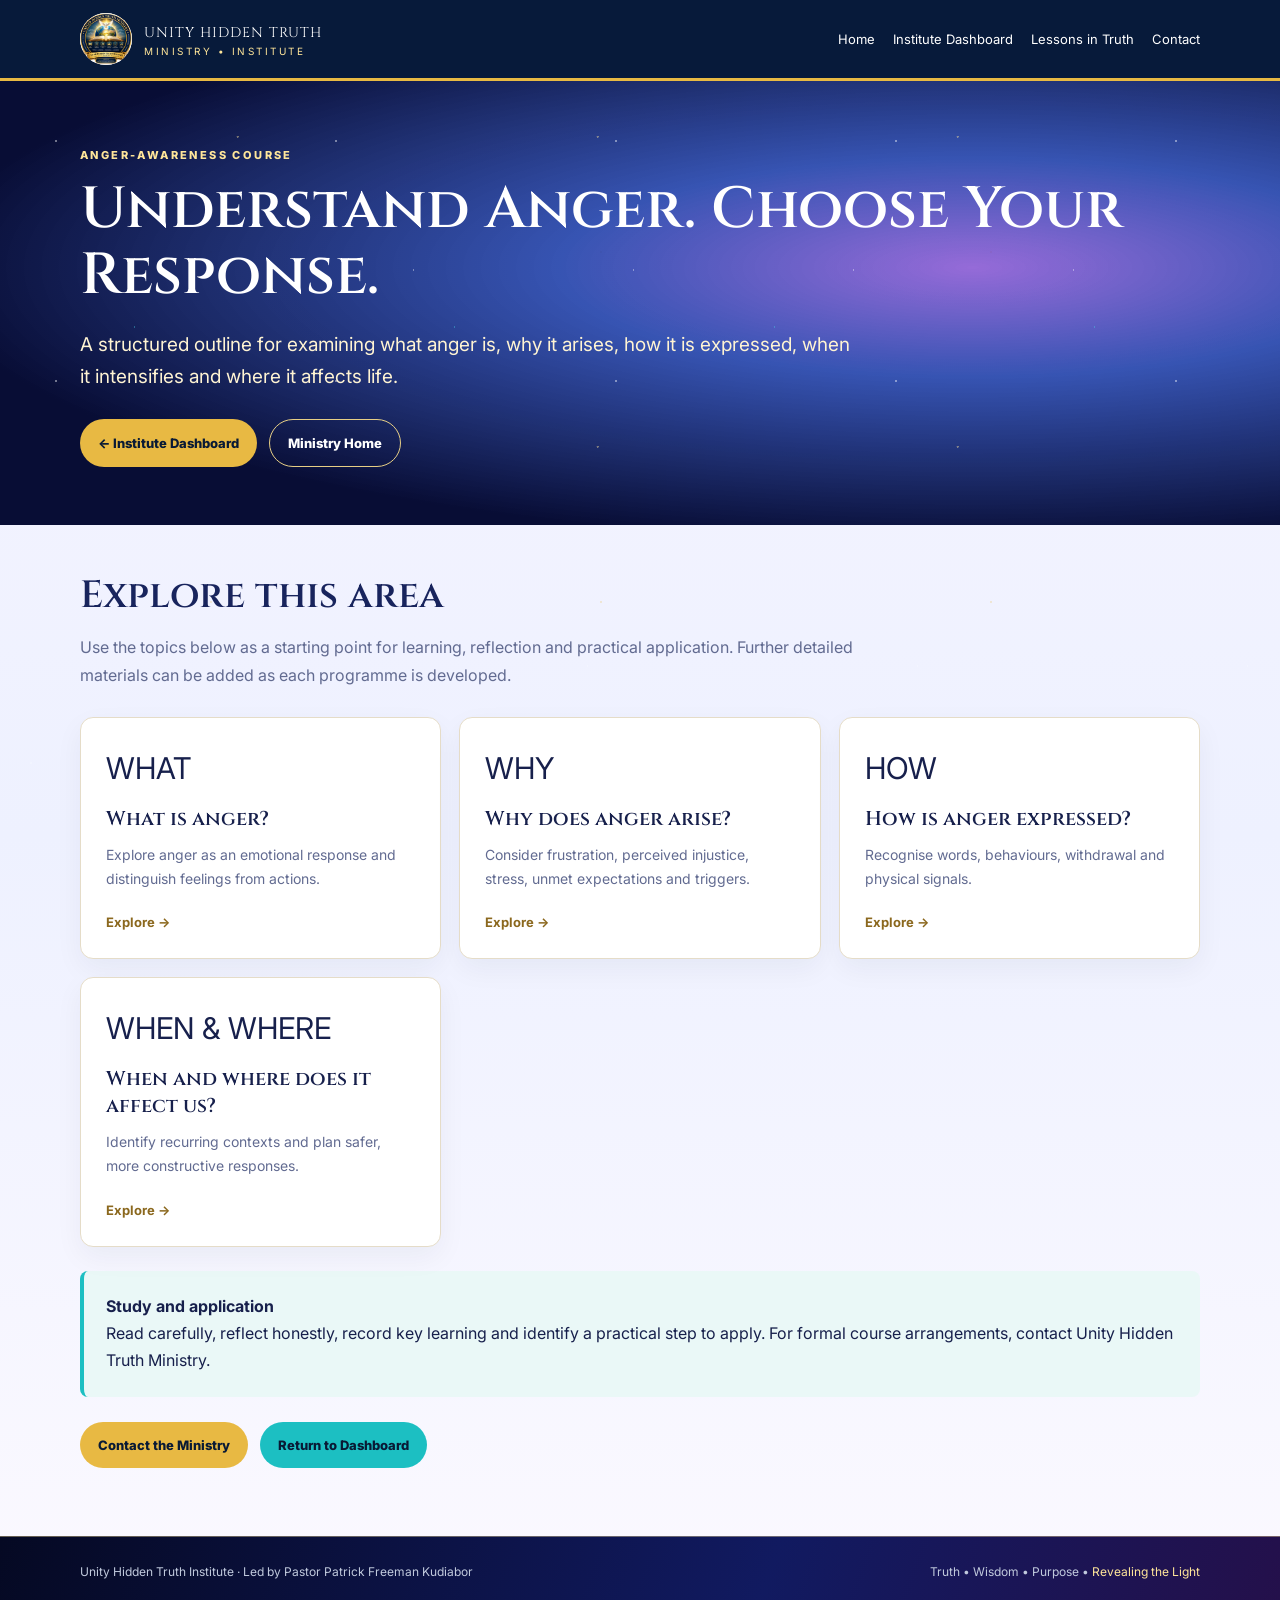
<file: anger-awareness.html>
<!doctype html><html lang="en-GB"><head><meta charset="utf-8"><meta name="viewport" content="width=device-width,initial-scale=1"><meta name="description" content="Anger: Why, How, When, What & Where — Unity Hidden Truth Institute, Ghana and global virtual learning."><title>Anger: Why, How, When, What & Where | Unity Hidden Truth Institute</title><link rel="preconnect" href="https://fonts.googleapis.com"><link rel="preconnect" href="https://fonts.gstatic.com" crossorigin><link href="https://fonts.googleapis.com/css2?family=Cinzel:wght@500;600;700&family=Inter:wght@400;500;600;700&display=swap" rel="stylesheet"><style>
:root{--navy:#071a3a;--blue:#174b8b;--gold:#c9a34a;--gold2:#efd27a;--cream:#fbf8f0;--ink:#172033;--muted:#647086;--teal:#1cbfc2}*{box-sizing:border-box}html{scroll-behavior:smooth;scroll-padding-top:95px}body{margin:0;background:var(--cream);color:var(--ink);font:16px/1.7 Inter,Arial,sans-serif}a{color:inherit;text-decoration:none}.container{width:min(1120px,92%);margin:auto}.topbar{background:#071a3a;color:#fff;border-bottom:3px solid var(--gold)}.nav{display:flex;align-items:center;justify-content:space-between;gap:20px;min-height:78px}.brand{display:flex;align-items:center;gap:12px;font-family:Cinzel,Georgia,serif;font-size:14px;letter-spacing:1px}.brand img{width:52px;height:52px;object-fit:contain;border-radius:50%;background:#fff}.brand small{display:block;color:var(--gold2);font:10px Inter,Arial,sans-serif;letter-spacing:2.5px}.navlinks{display:flex;gap:18px;flex-wrap:wrap;font-size:13px}.navlinks a:hover{color:var(--gold2)}.hero{background:radial-gradient(ellipse at 80% 20%,#245ca0,#123d78 34%,#071a3a 78%);color:white;padding:65px 0 58px;position:relative;overflow:hidden}.eyebrow{color:var(--gold2);font-size:11px;font-weight:800;letter-spacing:2.4px;text-transform:uppercase}.hero h1{font:600 clamp(34px,5vw,58px)/1.15 Cinzel,Georgia,serif;margin:12px 0 18px}.hero p{max-width:780px;color:#e0e8f5}.hero .lead{font-size:19px;color:#fff4d3}.actions{display:flex;gap:12px;flex-wrap:wrap;margin-top:25px}.btn{display:inline-flex;align-items:center;justify-content:center;padding:12px 18px;border-radius:6px;background:var(--gold);color:#091a35;font-weight:800;font-size:13px}.btn.alt{border:1px solid #e6ce85;background:transparent;color:#fff}.section{padding:48px 0}.section h2{font:600 clamp(26px,3.5vw,38px)/1.2 Cinzel,Georgia,serif;margin:0 0 14px}.intro{max-width:800px;color:var(--muted)}.grid{display:grid;grid-template-columns:repeat(3,minmax(0,1fr));gap:18px;margin-top:28px}.tile{display:flex;flex-direction:column;gap:9px;min-height:220px;padding:25px;background:white;border:1px solid #e5dcc8;border-radius:13px;box-shadow:0 10px 28px #1720330d;transition:transform .18s,border-color .18s}.tile:hover{transform:translateY(-4px);border-color:var(--gold)}.tile .icon{font-size:30px}.tile h3{font:600 20px/1.35 Cinzel,Georgia,serif;margin:2px 0}.tile p{color:var(--muted);font-size:14px;margin:0}.tile b{margin-top:auto;padding-top:12px;color:#8b681e;font-size:13px}.highlight{background:#eaf8f7;border-left:4px solid var(--teal);padding:22px;border-radius:8px;margin-top:24px}.lesson-list{display:grid;gap:12px;margin-top:24px}.lesson{display:flex;align-items:flex-start;gap:16px;background:#fff;border:1px solid #e5dcc8;padding:20px;border-radius:9px}.lesson strong{color:#8b681e;min-width:92px}.footer{background:#041229;color:#c1cadd;padding:25px 0;font-size:12px;margin-top:20px}.footer .container{display:flex;justify-content:space-between;gap:16px;flex-wrap:wrap}.footer a{color:var(--gold2)}@media(max-width:760px){.nav{align-items:flex-start;padding:12px 0;flex-direction:column;gap:8px}.navlinks{gap:10px 16px}.grid{grid-template-columns:1fr}.tile{min-height:175px}.hero{padding:45px 0}.section{padding:35px 0}.lesson{flex-direction:column;gap:4px}}@media(prefers-reduced-motion:reduce){html{scroll-behavior:auto}*,*:before,*:after{transition:none!important}}
</style><style>

/* UNITY HIDDEN TRUTH MINISTRY — CELESTIAL RADIANCE THEME */
:root{
 --navy:#080D35;--blue:#1739A6;--gold:#E8B943;--gold2:#FFE69A;
 --cream:#F7F5FF;--ink:#17204C;--muted:#626B91;--white:#FFFFFF;
 --violet:#7136C9;--cyan:#47D7E8;--celestial-shadow:0 18px 55px rgba(4,10,48,.20)
}
html{scroll-behavior:smooth;scroll-padding-top:90px}
body{background:linear-gradient(180deg,#F7F5FF 0%,#EEF1FF 52%,#FBF9FF 100%);color:#17204C}
body:before{content:"";position:fixed;inset:0;z-index:-1;pointer-events:none;opacity:.22;background-image:radial-gradient(2px 2px at 12% 18%,#fff 55%,transparent 60%),radial-gradient(1.5px 1.5px at 78% 22%,#fff 55%,transparent 60%),radial-gradient(2px 2px at 54% 72%,#E8B943 55%,transparent 60%),radial-gradient(1px 1px at 91% 83%,#fff 55%,transparent 60%);background-size:260px 240px,330px 300px,390px 350px,220px 260px}
a{transition:color .2s ease,background .2s ease,border-color .2s ease}
.site-header{background:rgba(8,13,53,.94);border-bottom:1px solid rgba(255,230,154,.42);box-shadow:0 8px 32px rgba(4,10,48,.22)}
.brand-name{color:#fff;text-shadow:0 0 18px rgba(71,215,232,.22)}
.brand-sub,.eyebrow{color:#FFE69A}
.nav a:hover,.nav a:focus-visible{color:#47D7E8}
.hero{background:radial-gradient(ellipse at 76% 42%,rgba(113,54,201,.72) 0%,rgba(23,57,166,.86) 30%,#080D35 76%);isolation:isolate}
.hero:before{background:linear-gradient(115deg,transparent 0 56%,rgba(71,215,232,.09) 56% 57%,transparent 57% 100%),radial-gradient(circle at 78% 48%,rgba(255,230,154,.16),transparent 34%)}
.hero:after{content:"";position:absolute;inset:0;pointer-events:none;opacity:.42;background-image:radial-gradient(2px 2px at 20% 25%,#fff 50%,transparent 60%),radial-gradient(2px 2px at 66% 18%,#FFE69A 50%,transparent 60%),radial-gradient(1px 1px at 88% 70%,#fff 50%,transparent 60%),radial-gradient(1px 1px at 42% 82%,#47D7E8 50%,transparent 60%);background-size:280px 240px,360px 310px,220px 270px,320px 300px;z-index:-1}
.hero h1 span{background:linear-gradient(100deg,#FFF4C7,#E8B943 48%,#FFFFFF);-webkit-background-clip:text;background-clip:text;color:transparent;text-shadow:none}
.hero-lead{color:#FFF1C8}.hero-text{color:#E2E8FF}
.btn{border-radius:999px;transition:transform .2s ease,box-shadow .2s ease,background .2s ease}
.btn:hover{transform:translateY(-2px);box-shadow:0 10px 28px rgba(232,185,67,.25)}
.btn-gold{background:linear-gradient(110deg,#FFE69A,#E8B943 55%,#D79B27);color:#10163E;border:1px solid rgba(255,255,255,.55)}
.btn-outline{border-color:rgba(255,230,154,.8);background:rgba(255,255,255,.045)}
.scripture{border-left-color:#47D7E8;color:#F0F2FF}.scripture b{color:#FFE69A}
.halo{border-color:rgba(255,230,154,.5);box-shadow:0 0 100px rgba(71,215,232,.16),0 0 150px rgba(113,54,201,.22)}
.large-seal{border-color:#FFE69A;background:radial-gradient(circle,#FFF1B8 0,#E8B943 30%,#7136C9 56%,#1739A6 78%,#080D35 100%);box-shadow:0 20px 80px rgba(0,0,0,.42),0 0 55px rgba(71,215,232,.22)}
.section.light,.section.parchment{background:linear-gradient(145deg,#FFFFFF,#F0F1FF 60%,#F8F2FF)}
.section.navy,.radiant-dashboard{background:radial-gradient(ellipse at 50% 0%,#234CC0 0%,#111A60 42%,#080D35 100%);color:#fff}
.section h2,.dashboard-heading h2{color:#18245D}
.section.navy h2,.radiant-dashboard .dashboard-heading h2{color:#FFE69A}
.feature-card,.content-card{border:1px solid rgba(113,54,201,.18);border-radius:18px;box-shadow:var(--celestial-shadow);background:rgba(255,255,255,.94)}
.feature-icon,.text-link,.content-card a{color:#7136C9}
.mini-divider{background:linear-gradient(90deg,#47D7E8,#E8B943,#7136C9);height:3px;border-radius:4px}
.cards .card{border:1px solid rgba(255,230,154,.38);border-radius:18px;background:linear-gradient(145deg,rgba(255,255,255,.10),rgba(113,54,201,.14));box-shadow:0 12px 32px rgba(0,0,0,.16);backdrop-filter:blur(8px)}
.content-card{transition:transform .22s ease,box-shadow .22s ease}.content-card:hover{transform:translateY(-5px);box-shadow:0 22px 55px rgba(23,57,166,.16)}
.radiant-dashboard{border-top:1px solid #FFE69A;border-bottom:1px solid #FFE69A}
.dash-tile{border:1px solid rgba(255,230,154,.72);border-radius:17px;box-shadow:0 12px 30px rgba(0,0,0,.24),inset 0 1px rgba(255,255,255,.22);transition:transform .22s ease,filter .22s ease,box-shadow .22s ease}
.dash-tile:hover{transform:translateY(-6px);filter:brightness(1.12);box-shadow:0 18px 42px rgba(0,0,0,.3),0 0 22px rgba(71,215,232,.16)}
.tile-sunrise{background:linear-gradient(145deg,#E8B943,#7136C9 54%,#1739A6)}.tile-scripture{background:linear-gradient(145deg,#FFE69A,#A86A20 38%,#1739A6 90%)}.tile-reflection{background:linear-gradient(145deg,#C05AAE,#7136C9 45%,#111A60)}.tile-institute{background:linear-gradient(145deg,#47D7E8,#2451B9 48%,#080D35)}.tile-fellowship{background:linear-gradient(145deg,#47D7E8,#087D9B 48%,#080D35)}.tile-books{background:linear-gradient(145deg,#77D6B2,#176D70 48%,#080D35)}.tile-care{background:linear-gradient(145deg,#F08BA8,#A83B75 48%,#35133D)}.tile-prayer{background:linear-gradient(145deg,#B38AFF,#7136C9 48%,#080D35)}.tile-kingdom{background:linear-gradient(145deg,#77E5F0,#167EAA 48%,#080D35)}.tile-outreach{background:linear-gradient(145deg,#FFE69A,#D77935 48%,#7136C9)}
.resource-umbrella{border:1px solid #FFE69A;border-radius:18px;background:linear-gradient(110deg,#1739A6,#111A60 55%,#7136C9);box-shadow:0 14px 36px rgba(0,0,0,.22)}
.book-shortcuts a{border-radius:12px;border-color:rgba(255,230,154,.65);box-shadow:0 7px 18px rgba(0,0,0,.15)}
.dashboard-motto{color:#FFE69A}
.quote-section{background:linear-gradient(120deg,#E9EFFF,#F8F1FF 55%,#FFF3D0)}
.quote-box blockquote{color:#17204C}.quote-box cite{color:#7136C9}
.book-cover{border:6px solid #FFE69A;border-radius:8px;background:radial-gradient(circle at top,#7136C9,#1739A6 58%,#080D35);box-shadow:0 22px 55px rgba(8,13,53,.3),0 0 24px rgba(232,185,67,.18)}
.footer{background:linear-gradient(110deg,#050923,#111A60 60%,#24104B);border-top:1px solid rgba(255,230,154,.38)}
.footer-brand{color:#FFE69A}
input,textarea,select{border-radius:10px!important;border:1px solid #D9DDF5!important}
:focus-visible{outline:3px solid #47D7E8;outline-offset:3px}
@media(prefers-reduced-motion:reduce){html{scroll-behavior:auto}*,*:before,*:after{animation-duration:.01ms!important;animation-iteration-count:1!important;transition-duration:.01ms!important}}

</style>
</head><body><header class="topbar"><div class="container nav"><a class="brand" href="index.html"><img src="logo.png" alt="Unity Hidden Truth Ministry emblem"><span>UNITY HIDDEN TRUTH<small>MINISTRY • INSTITUTE</small></span></a><nav class="navlinks" aria-label="Page navigation"><a href="index.html">Home</a><a href="institute.html">Institute Dashboard</a><a href="lessons-in-truth.html">Lessons in Truth</a><a href="index.html#contact">Contact</a></nav></div></header><main><section class="hero"><div class="container"><div class="eyebrow">ANGER-AWARENESS COURSE</div><h1>Understand Anger. Choose Your Response.</h1><p class="lead">A structured outline for examining what anger is, why it arises, how it is expressed, when it intensifies and where it affects life.</p><div class="actions"><a class="btn" href="institute.html">← Institute Dashboard</a><a class="btn alt" href="index.html">Ministry Home</a></div></div></section><section class="section"><div class="container"><h2>Explore this area</h2><p class="intro">Use the topics below as a starting point for learning, reflection and practical application. Further detailed materials can be added as each programme is developed.</p><div class="grid"><a class="tile" href="#"><span class="icon">WHAT</span><h3>What is anger?</h3><p>Explore anger as an emotional response and distinguish feelings from actions.</p><b>Explore →</b></a><a class="tile" href="#"><span class="icon">WHY</span><h3>Why does anger arise?</h3><p>Consider frustration, perceived injustice, stress, unmet expectations and triggers.</p><b>Explore →</b></a><a class="tile" href="#"><span class="icon">HOW</span><h3>How is anger expressed?</h3><p>Recognise words, behaviours, withdrawal and physical signals.</p><b>Explore →</b></a><a class="tile" href="#"><span class="icon">WHEN & WHERE</span><h3>When and where does it affect us?</h3><p>Identify recurring contexts and plan safer, more constructive responses.</p><b>Explore →</b></a></div><div class="highlight"><strong>Study and application</strong><br>Read carefully, reflect honestly, record key learning and identify a practical step to apply. For formal course arrangements, contact Unity Hidden Truth Ministry.</div><div class="actions"><a class="btn" href="index.html#contact">Contact the Ministry</a><a class="btn" style="background:#1cbfc2" href="institute.html">Return to Dashboard</a></div></div></section></main><footer class="footer"><div class="container"><span>Unity Hidden Truth Institute · Led by Pastor Patrick Freeman Kudiabor</span><span>Truth • Wisdom • Purpose • <a href="index.html">Revealing the Light</a></span></div></footer></body></html>
</file>
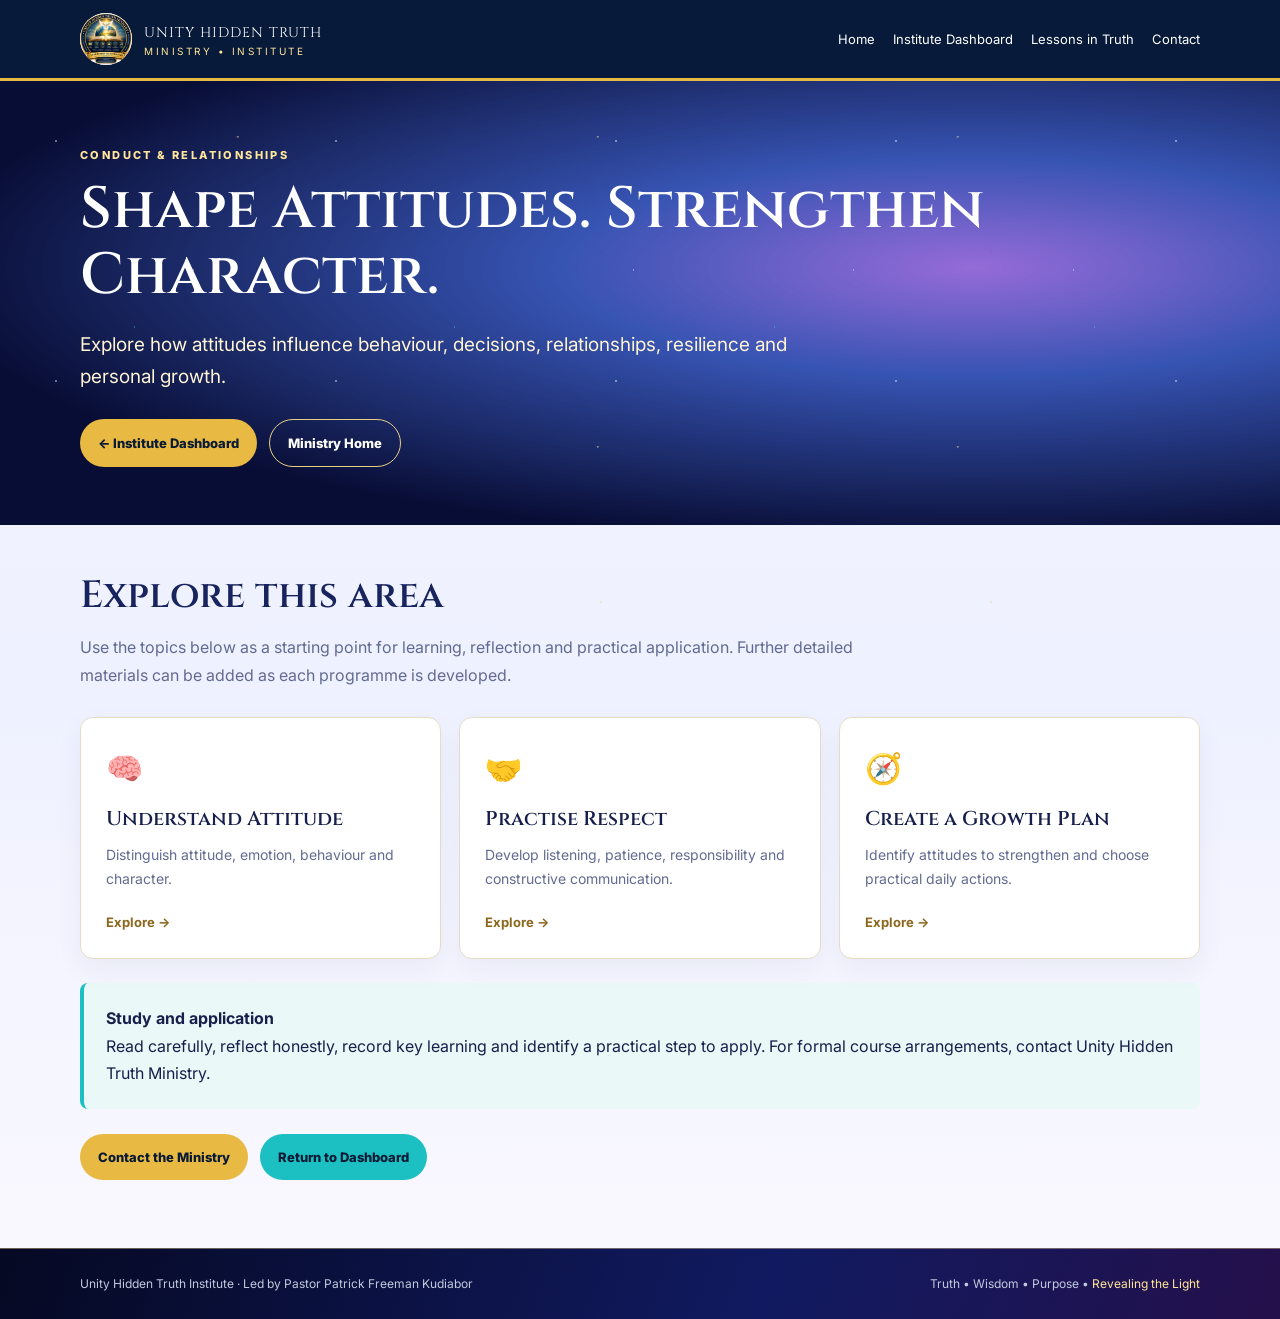
<file: attitude-character.html>
<!doctype html><html lang="en-GB"><head><meta charset="utf-8"><meta name="viewport" content="width=device-width,initial-scale=1"><meta name="description" content="Attitude & Character — Unity Hidden Truth Institute, Ghana and global virtual learning."><title>Attitude & Character | Unity Hidden Truth Institute</title><link rel="preconnect" href="https://fonts.googleapis.com"><link rel="preconnect" href="https://fonts.gstatic.com" crossorigin><link href="https://fonts.googleapis.com/css2?family=Cinzel:wght@500;600;700&family=Inter:wght@400;500;600;700&display=swap" rel="stylesheet"><style>
:root{--navy:#071a3a;--blue:#174b8b;--gold:#c9a34a;--gold2:#efd27a;--cream:#fbf8f0;--ink:#172033;--muted:#647086;--teal:#1cbfc2}*{box-sizing:border-box}html{scroll-behavior:smooth;scroll-padding-top:95px}body{margin:0;background:var(--cream);color:var(--ink);font:16px/1.7 Inter,Arial,sans-serif}a{color:inherit;text-decoration:none}.container{width:min(1120px,92%);margin:auto}.topbar{background:#071a3a;color:#fff;border-bottom:3px solid var(--gold)}.nav{display:flex;align-items:center;justify-content:space-between;gap:20px;min-height:78px}.brand{display:flex;align-items:center;gap:12px;font-family:Cinzel,Georgia,serif;font-size:14px;letter-spacing:1px}.brand img{width:52px;height:52px;object-fit:contain;border-radius:50%;background:#fff}.brand small{display:block;color:var(--gold2);font:10px Inter,Arial,sans-serif;letter-spacing:2.5px}.navlinks{display:flex;gap:18px;flex-wrap:wrap;font-size:13px}.navlinks a:hover{color:var(--gold2)}.hero{background:radial-gradient(ellipse at 80% 20%,#245ca0,#123d78 34%,#071a3a 78%);color:white;padding:65px 0 58px;position:relative;overflow:hidden}.eyebrow{color:var(--gold2);font-size:11px;font-weight:800;letter-spacing:2.4px;text-transform:uppercase}.hero h1{font:600 clamp(34px,5vw,58px)/1.15 Cinzel,Georgia,serif;margin:12px 0 18px}.hero p{max-width:780px;color:#e0e8f5}.hero .lead{font-size:19px;color:#fff4d3}.actions{display:flex;gap:12px;flex-wrap:wrap;margin-top:25px}.btn{display:inline-flex;align-items:center;justify-content:center;padding:12px 18px;border-radius:6px;background:var(--gold);color:#091a35;font-weight:800;font-size:13px}.btn.alt{border:1px solid #e6ce85;background:transparent;color:#fff}.section{padding:48px 0}.section h2{font:600 clamp(26px,3.5vw,38px)/1.2 Cinzel,Georgia,serif;margin:0 0 14px}.intro{max-width:800px;color:var(--muted)}.grid{display:grid;grid-template-columns:repeat(3,minmax(0,1fr));gap:18px;margin-top:28px}.tile{display:flex;flex-direction:column;gap:9px;min-height:220px;padding:25px;background:white;border:1px solid #e5dcc8;border-radius:13px;box-shadow:0 10px 28px #1720330d;transition:transform .18s,border-color .18s}.tile:hover{transform:translateY(-4px);border-color:var(--gold)}.tile .icon{font-size:30px}.tile h3{font:600 20px/1.35 Cinzel,Georgia,serif;margin:2px 0}.tile p{color:var(--muted);font-size:14px;margin:0}.tile b{margin-top:auto;padding-top:12px;color:#8b681e;font-size:13px}.highlight{background:#eaf8f7;border-left:4px solid var(--teal);padding:22px;border-radius:8px;margin-top:24px}.lesson-list{display:grid;gap:12px;margin-top:24px}.lesson{display:flex;align-items:flex-start;gap:16px;background:#fff;border:1px solid #e5dcc8;padding:20px;border-radius:9px}.lesson strong{color:#8b681e;min-width:92px}.footer{background:#041229;color:#c1cadd;padding:25px 0;font-size:12px;margin-top:20px}.footer .container{display:flex;justify-content:space-between;gap:16px;flex-wrap:wrap}.footer a{color:var(--gold2)}@media(max-width:760px){.nav{align-items:flex-start;padding:12px 0;flex-direction:column;gap:8px}.navlinks{gap:10px 16px}.grid{grid-template-columns:1fr}.tile{min-height:175px}.hero{padding:45px 0}.section{padding:35px 0}.lesson{flex-direction:column;gap:4px}}@media(prefers-reduced-motion:reduce){html{scroll-behavior:auto}*,*:before,*:after{transition:none!important}}
</style><style>

/* UNITY HIDDEN TRUTH MINISTRY — CELESTIAL RADIANCE THEME */
:root{
 --navy:#080D35;--blue:#1739A6;--gold:#E8B943;--gold2:#FFE69A;
 --cream:#F7F5FF;--ink:#17204C;--muted:#626B91;--white:#FFFFFF;
 --violet:#7136C9;--cyan:#47D7E8;--celestial-shadow:0 18px 55px rgba(4,10,48,.20)
}
html{scroll-behavior:smooth;scroll-padding-top:90px}
body{background:linear-gradient(180deg,#F7F5FF 0%,#EEF1FF 52%,#FBF9FF 100%);color:#17204C}
body:before{content:"";position:fixed;inset:0;z-index:-1;pointer-events:none;opacity:.22;background-image:radial-gradient(2px 2px at 12% 18%,#fff 55%,transparent 60%),radial-gradient(1.5px 1.5px at 78% 22%,#fff 55%,transparent 60%),radial-gradient(2px 2px at 54% 72%,#E8B943 55%,transparent 60%),radial-gradient(1px 1px at 91% 83%,#fff 55%,transparent 60%);background-size:260px 240px,330px 300px,390px 350px,220px 260px}
a{transition:color .2s ease,background .2s ease,border-color .2s ease}
.site-header{background:rgba(8,13,53,.94);border-bottom:1px solid rgba(255,230,154,.42);box-shadow:0 8px 32px rgba(4,10,48,.22)}
.brand-name{color:#fff;text-shadow:0 0 18px rgba(71,215,232,.22)}
.brand-sub,.eyebrow{color:#FFE69A}
.nav a:hover,.nav a:focus-visible{color:#47D7E8}
.hero{background:radial-gradient(ellipse at 76% 42%,rgba(113,54,201,.72) 0%,rgba(23,57,166,.86) 30%,#080D35 76%);isolation:isolate}
.hero:before{background:linear-gradient(115deg,transparent 0 56%,rgba(71,215,232,.09) 56% 57%,transparent 57% 100%),radial-gradient(circle at 78% 48%,rgba(255,230,154,.16),transparent 34%)}
.hero:after{content:"";position:absolute;inset:0;pointer-events:none;opacity:.42;background-image:radial-gradient(2px 2px at 20% 25%,#fff 50%,transparent 60%),radial-gradient(2px 2px at 66% 18%,#FFE69A 50%,transparent 60%),radial-gradient(1px 1px at 88% 70%,#fff 50%,transparent 60%),radial-gradient(1px 1px at 42% 82%,#47D7E8 50%,transparent 60%);background-size:280px 240px,360px 310px,220px 270px,320px 300px;z-index:-1}
.hero h1 span{background:linear-gradient(100deg,#FFF4C7,#E8B943 48%,#FFFFFF);-webkit-background-clip:text;background-clip:text;color:transparent;text-shadow:none}
.hero-lead{color:#FFF1C8}.hero-text{color:#E2E8FF}
.btn{border-radius:999px;transition:transform .2s ease,box-shadow .2s ease,background .2s ease}
.btn:hover{transform:translateY(-2px);box-shadow:0 10px 28px rgba(232,185,67,.25)}
.btn-gold{background:linear-gradient(110deg,#FFE69A,#E8B943 55%,#D79B27);color:#10163E;border:1px solid rgba(255,255,255,.55)}
.btn-outline{border-color:rgba(255,230,154,.8);background:rgba(255,255,255,.045)}
.scripture{border-left-color:#47D7E8;color:#F0F2FF}.scripture b{color:#FFE69A}
.halo{border-color:rgba(255,230,154,.5);box-shadow:0 0 100px rgba(71,215,232,.16),0 0 150px rgba(113,54,201,.22)}
.large-seal{border-color:#FFE69A;background:radial-gradient(circle,#FFF1B8 0,#E8B943 30%,#7136C9 56%,#1739A6 78%,#080D35 100%);box-shadow:0 20px 80px rgba(0,0,0,.42),0 0 55px rgba(71,215,232,.22)}
.section.light,.section.parchment{background:linear-gradient(145deg,#FFFFFF,#F0F1FF 60%,#F8F2FF)}
.section.navy,.radiant-dashboard{background:radial-gradient(ellipse at 50% 0%,#234CC0 0%,#111A60 42%,#080D35 100%);color:#fff}
.section h2,.dashboard-heading h2{color:#18245D}
.section.navy h2,.radiant-dashboard .dashboard-heading h2{color:#FFE69A}
.feature-card,.content-card{border:1px solid rgba(113,54,201,.18);border-radius:18px;box-shadow:var(--celestial-shadow);background:rgba(255,255,255,.94)}
.feature-icon,.text-link,.content-card a{color:#7136C9}
.mini-divider{background:linear-gradient(90deg,#47D7E8,#E8B943,#7136C9);height:3px;border-radius:4px}
.cards .card{border:1px solid rgba(255,230,154,.38);border-radius:18px;background:linear-gradient(145deg,rgba(255,255,255,.10),rgba(113,54,201,.14));box-shadow:0 12px 32px rgba(0,0,0,.16);backdrop-filter:blur(8px)}
.content-card{transition:transform .22s ease,box-shadow .22s ease}.content-card:hover{transform:translateY(-5px);box-shadow:0 22px 55px rgba(23,57,166,.16)}
.radiant-dashboard{border-top:1px solid #FFE69A;border-bottom:1px solid #FFE69A}
.dash-tile{border:1px solid rgba(255,230,154,.72);border-radius:17px;box-shadow:0 12px 30px rgba(0,0,0,.24),inset 0 1px rgba(255,255,255,.22);transition:transform .22s ease,filter .22s ease,box-shadow .22s ease}
.dash-tile:hover{transform:translateY(-6px);filter:brightness(1.12);box-shadow:0 18px 42px rgba(0,0,0,.3),0 0 22px rgba(71,215,232,.16)}
.tile-sunrise{background:linear-gradient(145deg,#E8B943,#7136C9 54%,#1739A6)}.tile-scripture{background:linear-gradient(145deg,#FFE69A,#A86A20 38%,#1739A6 90%)}.tile-reflection{background:linear-gradient(145deg,#C05AAE,#7136C9 45%,#111A60)}.tile-institute{background:linear-gradient(145deg,#47D7E8,#2451B9 48%,#080D35)}.tile-fellowship{background:linear-gradient(145deg,#47D7E8,#087D9B 48%,#080D35)}.tile-books{background:linear-gradient(145deg,#77D6B2,#176D70 48%,#080D35)}.tile-care{background:linear-gradient(145deg,#F08BA8,#A83B75 48%,#35133D)}.tile-prayer{background:linear-gradient(145deg,#B38AFF,#7136C9 48%,#080D35)}.tile-kingdom{background:linear-gradient(145deg,#77E5F0,#167EAA 48%,#080D35)}.tile-outreach{background:linear-gradient(145deg,#FFE69A,#D77935 48%,#7136C9)}
.resource-umbrella{border:1px solid #FFE69A;border-radius:18px;background:linear-gradient(110deg,#1739A6,#111A60 55%,#7136C9);box-shadow:0 14px 36px rgba(0,0,0,.22)}
.book-shortcuts a{border-radius:12px;border-color:rgba(255,230,154,.65);box-shadow:0 7px 18px rgba(0,0,0,.15)}
.dashboard-motto{color:#FFE69A}
.quote-section{background:linear-gradient(120deg,#E9EFFF,#F8F1FF 55%,#FFF3D0)}
.quote-box blockquote{color:#17204C}.quote-box cite{color:#7136C9}
.book-cover{border:6px solid #FFE69A;border-radius:8px;background:radial-gradient(circle at top,#7136C9,#1739A6 58%,#080D35);box-shadow:0 22px 55px rgba(8,13,53,.3),0 0 24px rgba(232,185,67,.18)}
.footer{background:linear-gradient(110deg,#050923,#111A60 60%,#24104B);border-top:1px solid rgba(255,230,154,.38)}
.footer-brand{color:#FFE69A}
input,textarea,select{border-radius:10px!important;border:1px solid #D9DDF5!important}
:focus-visible{outline:3px solid #47D7E8;outline-offset:3px}
@media(prefers-reduced-motion:reduce){html{scroll-behavior:auto}*,*:before,*:after{animation-duration:.01ms!important;animation-iteration-count:1!important;transition-duration:.01ms!important}}

</style>
</head><body><header class="topbar"><div class="container nav"><a class="brand" href="index.html"><img src="logo.png" alt="Unity Hidden Truth Ministry emblem"><span>UNITY HIDDEN TRUTH<small>MINISTRY • INSTITUTE</small></span></a><nav class="navlinks" aria-label="Page navigation"><a href="index.html">Home</a><a href="institute.html">Institute Dashboard</a><a href="lessons-in-truth.html">Lessons in Truth</a><a href="index.html#contact">Contact</a></nav></div></header><main><section class="hero"><div class="container"><div class="eyebrow">CONDUCT & RELATIONSHIPS</div><h1>Shape Attitudes. Strengthen Character.</h1><p class="lead">Explore how attitudes influence behaviour, decisions, relationships, resilience and personal growth.</p><div class="actions"><a class="btn" href="institute.html">← Institute Dashboard</a><a class="btn alt" href="index.html">Ministry Home</a></div></div></section><section class="section"><div class="container"><h2>Explore this area</h2><p class="intro">Use the topics below as a starting point for learning, reflection and practical application. Further detailed materials can be added as each programme is developed.</p><div class="grid"><a class="tile" href="#"><span class="icon">🧠</span><h3>Understand Attitude</h3><p>Distinguish attitude, emotion, behaviour and character.</p><b>Explore →</b></a><a class="tile" href="#"><span class="icon">🤝</span><h3>Practise Respect</h3><p>Develop listening, patience, responsibility and constructive communication.</p><b>Explore →</b></a><a class="tile" href="#"><span class="icon">🧭</span><h3>Create a Growth Plan</h3><p>Identify attitudes to strengthen and choose practical daily actions.</p><b>Explore →</b></a></div><div class="highlight"><strong>Study and application</strong><br>Read carefully, reflect honestly, record key learning and identify a practical step to apply. For formal course arrangements, contact Unity Hidden Truth Ministry.</div><div class="actions"><a class="btn" href="index.html#contact">Contact the Ministry</a><a class="btn" style="background:#1cbfc2" href="institute.html">Return to Dashboard</a></div></div></section></main><footer class="footer"><div class="container"><span>Unity Hidden Truth Institute · Led by Pastor Patrick Freeman Kudiabor</span><span>Truth • Wisdom • Purpose • <a href="index.html">Revealing the Light</a></span></div></footer></body></html>
</file>
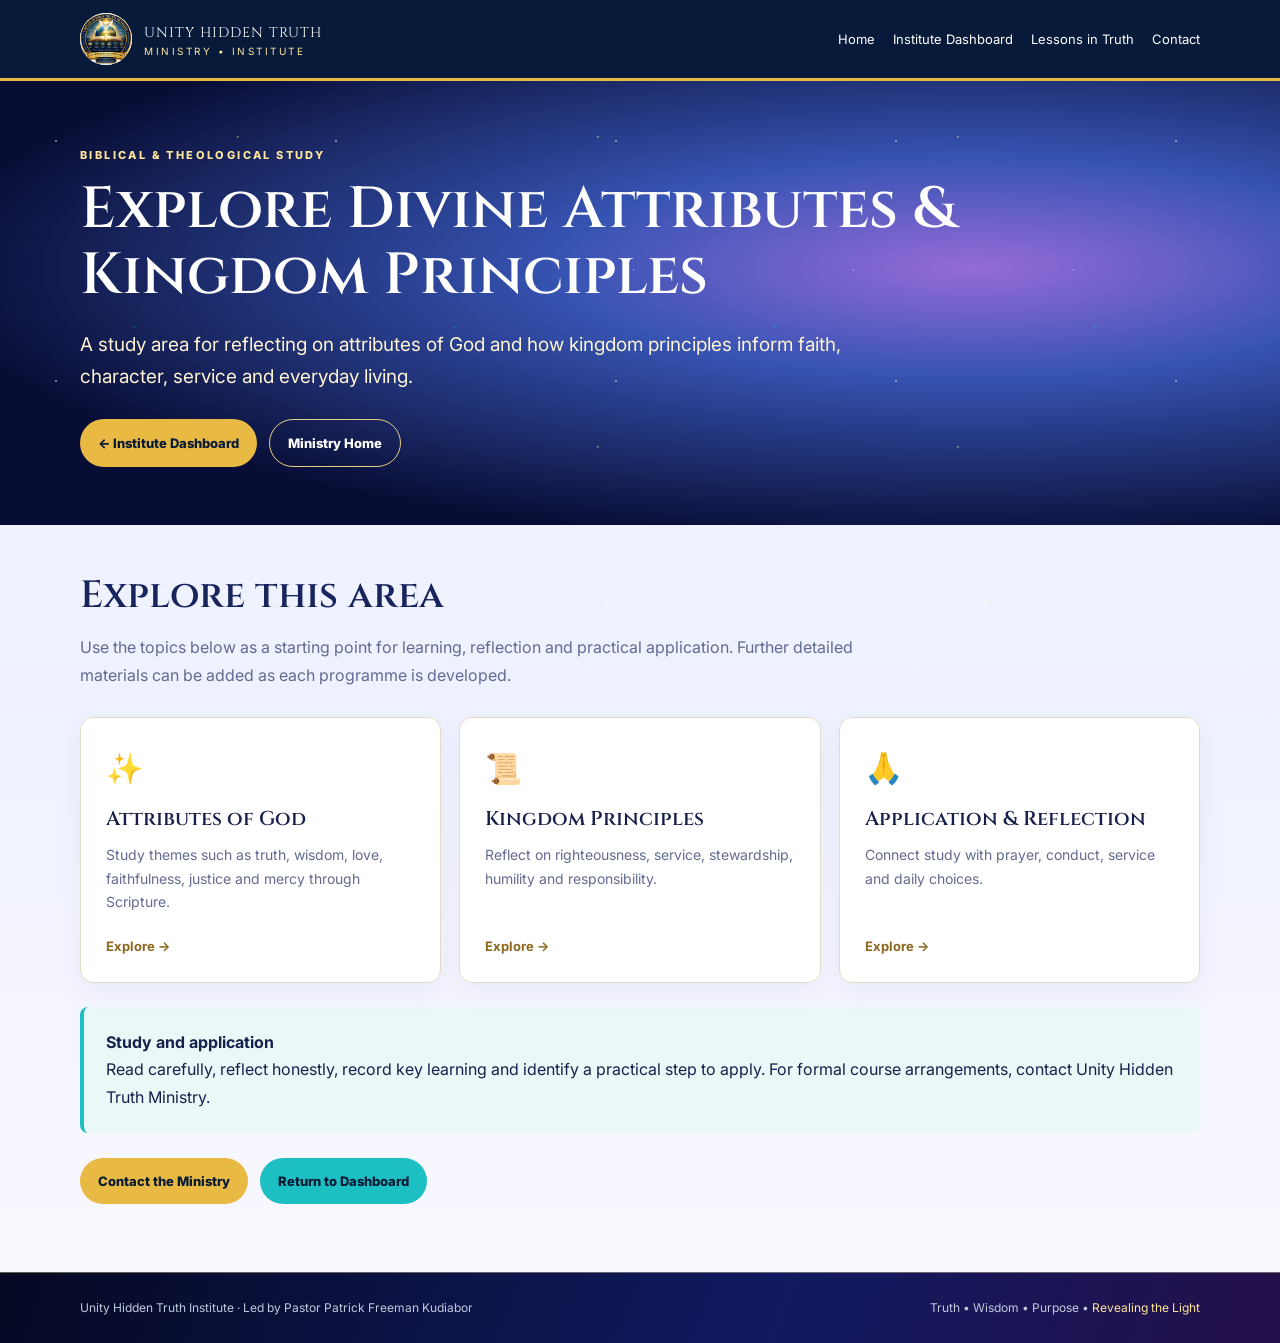
<file: attributes-of-god.html>
<!doctype html><html lang="en-GB"><head><meta charset="utf-8"><meta name="viewport" content="width=device-width,initial-scale=1"><meta name="description" content="Attributes of God & Kingdom — Unity Hidden Truth Institute, Ghana and global virtual learning."><title>Attributes of God & Kingdom | Unity Hidden Truth Institute</title><link rel="preconnect" href="https://fonts.googleapis.com"><link rel="preconnect" href="https://fonts.gstatic.com" crossorigin><link href="https://fonts.googleapis.com/css2?family=Cinzel:wght@500;600;700&family=Inter:wght@400;500;600;700&display=swap" rel="stylesheet"><style>
:root{--navy:#071a3a;--blue:#174b8b;--gold:#c9a34a;--gold2:#efd27a;--cream:#fbf8f0;--ink:#172033;--muted:#647086;--teal:#1cbfc2}*{box-sizing:border-box}html{scroll-behavior:smooth;scroll-padding-top:95px}body{margin:0;background:var(--cream);color:var(--ink);font:16px/1.7 Inter,Arial,sans-serif}a{color:inherit;text-decoration:none}.container{width:min(1120px,92%);margin:auto}.topbar{background:#071a3a;color:#fff;border-bottom:3px solid var(--gold)}.nav{display:flex;align-items:center;justify-content:space-between;gap:20px;min-height:78px}.brand{display:flex;align-items:center;gap:12px;font-family:Cinzel,Georgia,serif;font-size:14px;letter-spacing:1px}.brand img{width:52px;height:52px;object-fit:contain;border-radius:50%;background:#fff}.brand small{display:block;color:var(--gold2);font:10px Inter,Arial,sans-serif;letter-spacing:2.5px}.navlinks{display:flex;gap:18px;flex-wrap:wrap;font-size:13px}.navlinks a:hover{color:var(--gold2)}.hero{background:radial-gradient(ellipse at 80% 20%,#245ca0,#123d78 34%,#071a3a 78%);color:white;padding:65px 0 58px;position:relative;overflow:hidden}.eyebrow{color:var(--gold2);font-size:11px;font-weight:800;letter-spacing:2.4px;text-transform:uppercase}.hero h1{font:600 clamp(34px,5vw,58px)/1.15 Cinzel,Georgia,serif;margin:12px 0 18px}.hero p{max-width:780px;color:#e0e8f5}.hero .lead{font-size:19px;color:#fff4d3}.actions{display:flex;gap:12px;flex-wrap:wrap;margin-top:25px}.btn{display:inline-flex;align-items:center;justify-content:center;padding:12px 18px;border-radius:6px;background:var(--gold);color:#091a35;font-weight:800;font-size:13px}.btn.alt{border:1px solid #e6ce85;background:transparent;color:#fff}.section{padding:48px 0}.section h2{font:600 clamp(26px,3.5vw,38px)/1.2 Cinzel,Georgia,serif;margin:0 0 14px}.intro{max-width:800px;color:var(--muted)}.grid{display:grid;grid-template-columns:repeat(3,minmax(0,1fr));gap:18px;margin-top:28px}.tile{display:flex;flex-direction:column;gap:9px;min-height:220px;padding:25px;background:white;border:1px solid #e5dcc8;border-radius:13px;box-shadow:0 10px 28px #1720330d;transition:transform .18s,border-color .18s}.tile:hover{transform:translateY(-4px);border-color:var(--gold)}.tile .icon{font-size:30px}.tile h3{font:600 20px/1.35 Cinzel,Georgia,serif;margin:2px 0}.tile p{color:var(--muted);font-size:14px;margin:0}.tile b{margin-top:auto;padding-top:12px;color:#8b681e;font-size:13px}.highlight{background:#eaf8f7;border-left:4px solid var(--teal);padding:22px;border-radius:8px;margin-top:24px}.lesson-list{display:grid;gap:12px;margin-top:24px}.lesson{display:flex;align-items:flex-start;gap:16px;background:#fff;border:1px solid #e5dcc8;padding:20px;border-radius:9px}.lesson strong{color:#8b681e;min-width:92px}.footer{background:#041229;color:#c1cadd;padding:25px 0;font-size:12px;margin-top:20px}.footer .container{display:flex;justify-content:space-between;gap:16px;flex-wrap:wrap}.footer a{color:var(--gold2)}@media(max-width:760px){.nav{align-items:flex-start;padding:12px 0;flex-direction:column;gap:8px}.navlinks{gap:10px 16px}.grid{grid-template-columns:1fr}.tile{min-height:175px}.hero{padding:45px 0}.section{padding:35px 0}.lesson{flex-direction:column;gap:4px}}@media(prefers-reduced-motion:reduce){html{scroll-behavior:auto}*,*:before,*:after{transition:none!important}}
</style><style>

/* UNITY HIDDEN TRUTH MINISTRY — CELESTIAL RADIANCE THEME */
:root{
 --navy:#080D35;--blue:#1739A6;--gold:#E8B943;--gold2:#FFE69A;
 --cream:#F7F5FF;--ink:#17204C;--muted:#626B91;--white:#FFFFFF;
 --violet:#7136C9;--cyan:#47D7E8;--celestial-shadow:0 18px 55px rgba(4,10,48,.20)
}
html{scroll-behavior:smooth;scroll-padding-top:90px}
body{background:linear-gradient(180deg,#F7F5FF 0%,#EEF1FF 52%,#FBF9FF 100%);color:#17204C}
body:before{content:"";position:fixed;inset:0;z-index:-1;pointer-events:none;opacity:.22;background-image:radial-gradient(2px 2px at 12% 18%,#fff 55%,transparent 60%),radial-gradient(1.5px 1.5px at 78% 22%,#fff 55%,transparent 60%),radial-gradient(2px 2px at 54% 72%,#E8B943 55%,transparent 60%),radial-gradient(1px 1px at 91% 83%,#fff 55%,transparent 60%);background-size:260px 240px,330px 300px,390px 350px,220px 260px}
a{transition:color .2s ease,background .2s ease,border-color .2s ease}
.site-header{background:rgba(8,13,53,.94);border-bottom:1px solid rgba(255,230,154,.42);box-shadow:0 8px 32px rgba(4,10,48,.22)}
.brand-name{color:#fff;text-shadow:0 0 18px rgba(71,215,232,.22)}
.brand-sub,.eyebrow{color:#FFE69A}
.nav a:hover,.nav a:focus-visible{color:#47D7E8}
.hero{background:radial-gradient(ellipse at 76% 42%,rgba(113,54,201,.72) 0%,rgba(23,57,166,.86) 30%,#080D35 76%);isolation:isolate}
.hero:before{background:linear-gradient(115deg,transparent 0 56%,rgba(71,215,232,.09) 56% 57%,transparent 57% 100%),radial-gradient(circle at 78% 48%,rgba(255,230,154,.16),transparent 34%)}
.hero:after{content:"";position:absolute;inset:0;pointer-events:none;opacity:.42;background-image:radial-gradient(2px 2px at 20% 25%,#fff 50%,transparent 60%),radial-gradient(2px 2px at 66% 18%,#FFE69A 50%,transparent 60%),radial-gradient(1px 1px at 88% 70%,#fff 50%,transparent 60%),radial-gradient(1px 1px at 42% 82%,#47D7E8 50%,transparent 60%);background-size:280px 240px,360px 310px,220px 270px,320px 300px;z-index:-1}
.hero h1 span{background:linear-gradient(100deg,#FFF4C7,#E8B943 48%,#FFFFFF);-webkit-background-clip:text;background-clip:text;color:transparent;text-shadow:none}
.hero-lead{color:#FFF1C8}.hero-text{color:#E2E8FF}
.btn{border-radius:999px;transition:transform .2s ease,box-shadow .2s ease,background .2s ease}
.btn:hover{transform:translateY(-2px);box-shadow:0 10px 28px rgba(232,185,67,.25)}
.btn-gold{background:linear-gradient(110deg,#FFE69A,#E8B943 55%,#D79B27);color:#10163E;border:1px solid rgba(255,255,255,.55)}
.btn-outline{border-color:rgba(255,230,154,.8);background:rgba(255,255,255,.045)}
.scripture{border-left-color:#47D7E8;color:#F0F2FF}.scripture b{color:#FFE69A}
.halo{border-color:rgba(255,230,154,.5);box-shadow:0 0 100px rgba(71,215,232,.16),0 0 150px rgba(113,54,201,.22)}
.large-seal{border-color:#FFE69A;background:radial-gradient(circle,#FFF1B8 0,#E8B943 30%,#7136C9 56%,#1739A6 78%,#080D35 100%);box-shadow:0 20px 80px rgba(0,0,0,.42),0 0 55px rgba(71,215,232,.22)}
.section.light,.section.parchment{background:linear-gradient(145deg,#FFFFFF,#F0F1FF 60%,#F8F2FF)}
.section.navy,.radiant-dashboard{background:radial-gradient(ellipse at 50% 0%,#234CC0 0%,#111A60 42%,#080D35 100%);color:#fff}
.section h2,.dashboard-heading h2{color:#18245D}
.section.navy h2,.radiant-dashboard .dashboard-heading h2{color:#FFE69A}
.feature-card,.content-card{border:1px solid rgba(113,54,201,.18);border-radius:18px;box-shadow:var(--celestial-shadow);background:rgba(255,255,255,.94)}
.feature-icon,.text-link,.content-card a{color:#7136C9}
.mini-divider{background:linear-gradient(90deg,#47D7E8,#E8B943,#7136C9);height:3px;border-radius:4px}
.cards .card{border:1px solid rgba(255,230,154,.38);border-radius:18px;background:linear-gradient(145deg,rgba(255,255,255,.10),rgba(113,54,201,.14));box-shadow:0 12px 32px rgba(0,0,0,.16);backdrop-filter:blur(8px)}
.content-card{transition:transform .22s ease,box-shadow .22s ease}.content-card:hover{transform:translateY(-5px);box-shadow:0 22px 55px rgba(23,57,166,.16)}
.radiant-dashboard{border-top:1px solid #FFE69A;border-bottom:1px solid #FFE69A}
.dash-tile{border:1px solid rgba(255,230,154,.72);border-radius:17px;box-shadow:0 12px 30px rgba(0,0,0,.24),inset 0 1px rgba(255,255,255,.22);transition:transform .22s ease,filter .22s ease,box-shadow .22s ease}
.dash-tile:hover{transform:translateY(-6px);filter:brightness(1.12);box-shadow:0 18px 42px rgba(0,0,0,.3),0 0 22px rgba(71,215,232,.16)}
.tile-sunrise{background:linear-gradient(145deg,#E8B943,#7136C9 54%,#1739A6)}.tile-scripture{background:linear-gradient(145deg,#FFE69A,#A86A20 38%,#1739A6 90%)}.tile-reflection{background:linear-gradient(145deg,#C05AAE,#7136C9 45%,#111A60)}.tile-institute{background:linear-gradient(145deg,#47D7E8,#2451B9 48%,#080D35)}.tile-fellowship{background:linear-gradient(145deg,#47D7E8,#087D9B 48%,#080D35)}.tile-books{background:linear-gradient(145deg,#77D6B2,#176D70 48%,#080D35)}.tile-care{background:linear-gradient(145deg,#F08BA8,#A83B75 48%,#35133D)}.tile-prayer{background:linear-gradient(145deg,#B38AFF,#7136C9 48%,#080D35)}.tile-kingdom{background:linear-gradient(145deg,#77E5F0,#167EAA 48%,#080D35)}.tile-outreach{background:linear-gradient(145deg,#FFE69A,#D77935 48%,#7136C9)}
.resource-umbrella{border:1px solid #FFE69A;border-radius:18px;background:linear-gradient(110deg,#1739A6,#111A60 55%,#7136C9);box-shadow:0 14px 36px rgba(0,0,0,.22)}
.book-shortcuts a{border-radius:12px;border-color:rgba(255,230,154,.65);box-shadow:0 7px 18px rgba(0,0,0,.15)}
.dashboard-motto{color:#FFE69A}
.quote-section{background:linear-gradient(120deg,#E9EFFF,#F8F1FF 55%,#FFF3D0)}
.quote-box blockquote{color:#17204C}.quote-box cite{color:#7136C9}
.book-cover{border:6px solid #FFE69A;border-radius:8px;background:radial-gradient(circle at top,#7136C9,#1739A6 58%,#080D35);box-shadow:0 22px 55px rgba(8,13,53,.3),0 0 24px rgba(232,185,67,.18)}
.footer{background:linear-gradient(110deg,#050923,#111A60 60%,#24104B);border-top:1px solid rgba(255,230,154,.38)}
.footer-brand{color:#FFE69A}
input,textarea,select{border-radius:10px!important;border:1px solid #D9DDF5!important}
:focus-visible{outline:3px solid #47D7E8;outline-offset:3px}
@media(prefers-reduced-motion:reduce){html{scroll-behavior:auto}*,*:before,*:after{animation-duration:.01ms!important;animation-iteration-count:1!important;transition-duration:.01ms!important}}

</style>
</head><body><header class="topbar"><div class="container nav"><a class="brand" href="index.html"><img src="logo.png" alt="Unity Hidden Truth Ministry emblem"><span>UNITY HIDDEN TRUTH<small>MINISTRY • INSTITUTE</small></span></a><nav class="navlinks" aria-label="Page navigation"><a href="index.html">Home</a><a href="institute.html">Institute Dashboard</a><a href="lessons-in-truth.html">Lessons in Truth</a><a href="index.html#contact">Contact</a></nav></div></header><main><section class="hero"><div class="container"><div class="eyebrow">BIBLICAL & THEOLOGICAL STUDY</div><h1>Explore Divine Attributes & Kingdom Principles</h1><p class="lead">A study area for reflecting on attributes of God and how kingdom principles inform faith, character, service and everyday living.</p><div class="actions"><a class="btn" href="institute.html">← Institute Dashboard</a><a class="btn alt" href="index.html">Ministry Home</a></div></div></section><section class="section"><div class="container"><h2>Explore this area</h2><p class="intro">Use the topics below as a starting point for learning, reflection and practical application. Further detailed materials can be added as each programme is developed.</p><div class="grid"><a class="tile" href="#"><span class="icon">✨</span><h3>Attributes of God</h3><p>Study themes such as truth, wisdom, love, faithfulness, justice and mercy through Scripture.</p><b>Explore →</b></a><a class="tile" href="#"><span class="icon">📜</span><h3>Kingdom Principles</h3><p>Reflect on righteousness, service, stewardship, humility and responsibility.</p><b>Explore →</b></a><a class="tile" href="#"><span class="icon">🙏</span><h3>Application & Reflection</h3><p>Connect study with prayer, conduct, service and daily choices.</p><b>Explore →</b></a></div><div class="highlight"><strong>Study and application</strong><br>Read carefully, reflect honestly, record key learning and identify a practical step to apply. For formal course arrangements, contact Unity Hidden Truth Ministry.</div><div class="actions"><a class="btn" href="index.html#contact">Contact the Ministry</a><a class="btn" style="background:#1cbfc2" href="institute.html">Return to Dashboard</a></div></div></section></main><footer class="footer"><div class="container"><span>Unity Hidden Truth Institute · Led by Pastor Patrick Freeman Kudiabor</span><span>Truth • Wisdom • Purpose • <a href="index.html">Revealing the Light</a></span></div></footer></body></html>
</file>
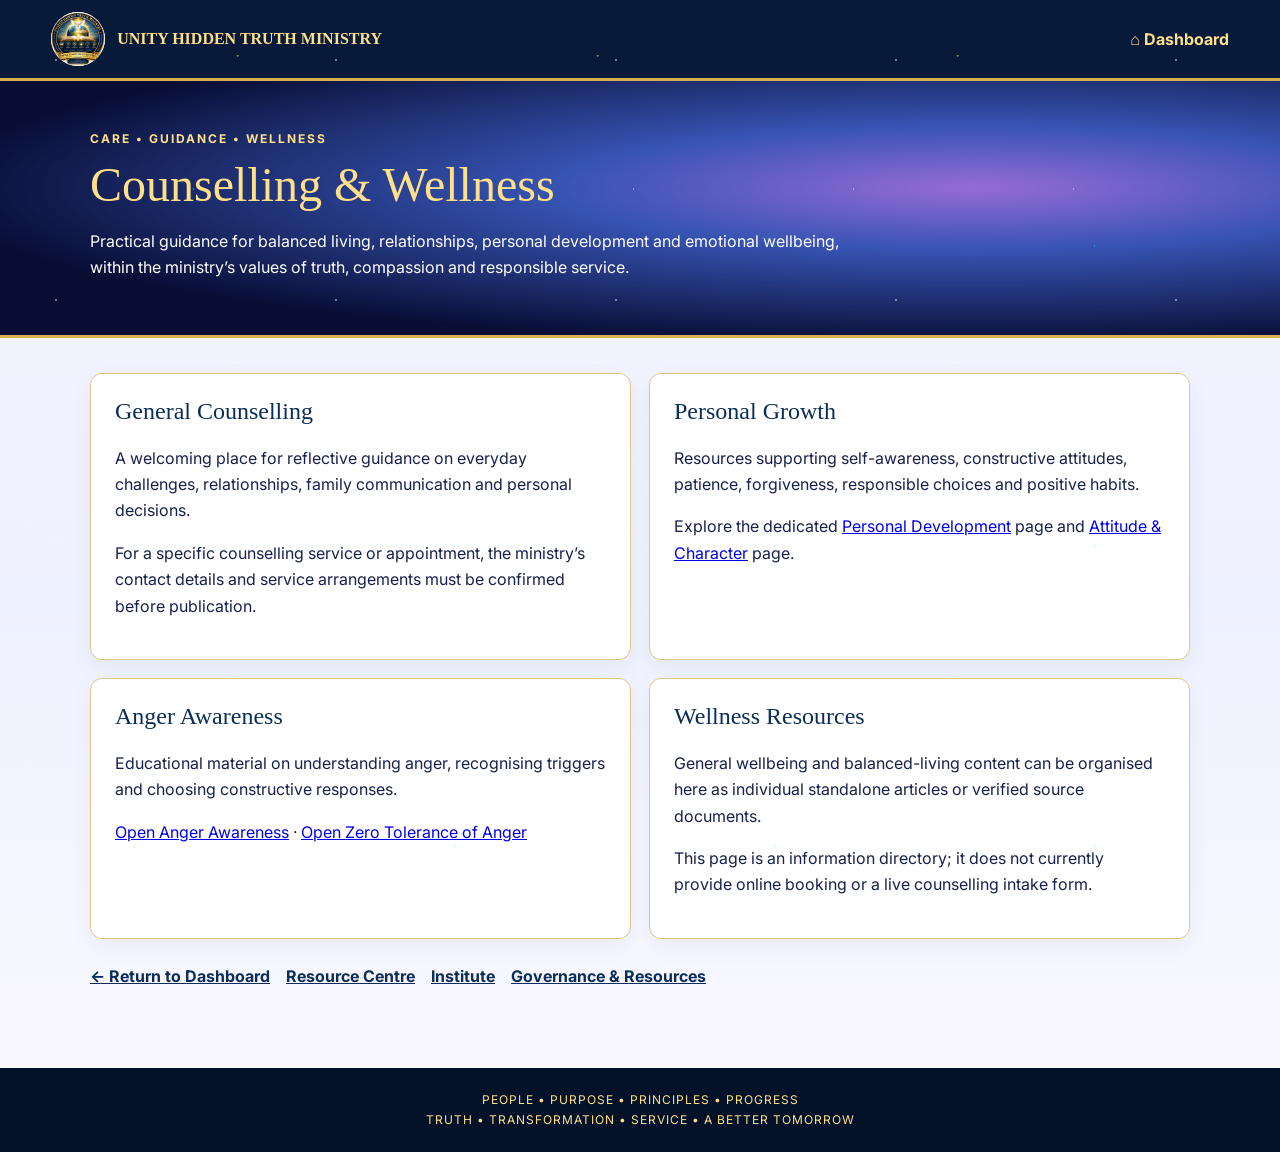
<file: counselling.html>
<!doctype html><html lang="en-GB"><head><meta charset="utf-8"><meta name="viewport" content="width=device-width,initial-scale=1"><meta name="description" content="Counselling and wellness resources from Unity Hidden Truth Ministry"><title>Counselling & Wellness | Unity Hidden Truth Ministry</title><link rel="preconnect" href="https://fonts.googleapis.com"><link href="https://fonts.googleapis.com/css2?family=Inter:wght@400;600;700&display=swap" rel="stylesheet"><style>*{box-sizing:border-box}body{margin:0;font:16px/1.65 Inter,Arial,sans-serif;color:#172033;background:#fbf8f0}header{background:#071a3a;color:white;border-bottom:3px solid #d5ae4e;padding:12px 4%;display:flex;align-items:center;justify-content:space-between;gap:14px;position:sticky;top:0}header a{color:#ffe08a;text-decoration:none;font-weight:700}.brand{display:flex;align-items:center;gap:12px;font-family:Georgia,serif;font-weight:bold}.brand img{width:54px;height:54px;object-fit:contain;border-radius:50%;background:white}.wrap{width:min(1100px,92%);margin:auto}.hero{padding:48px 0 38px;background:radial-gradient(ellipse at top,#1763a2,#071a3a 72%);color:white;border-bottom:3px solid #d5ae4e}.hero h1{font:clamp(30px,5vw,48px) Georgia,serif;color:#ffe08a;line-height:1.15;margin:8px 0}.hero p{max-width:760px}.tag{letter-spacing:2px;font-size:12px;color:#ffe08a;font-weight:bold}.content{padding:35px 0 55px}.grid{display:grid;grid-template-columns:repeat(2,minmax(0,1fr));gap:18px}.panel{padding:24px;border:1px solid #ddc783;border-radius:12px;background:white;box-shadow:0 8px 24px #1720330d}.panel h2{font:24px Georgia,serif;color:#0b2d59;margin-top:0}.navlinks{display:flex;gap:16px;flex-wrap:wrap;margin:24px 0}.navlinks a{color:#0b2d59;font-weight:bold}footer{padding:22px;text-align:center;background:#041229;color:#ffe08a;font-size:12px;letter-spacing:1px}@media(max-width:650px){.grid{grid-template-columns:1fr}header{padding:10px 4%}.brand img{width:42px;height:42px}}</style><style>

/* UNITY HIDDEN TRUTH MINISTRY — CELESTIAL RADIANCE THEME */
:root{
 --navy:#080D35;--blue:#1739A6;--gold:#E8B943;--gold2:#FFE69A;
 --cream:#F7F5FF;--ink:#17204C;--muted:#626B91;--white:#FFFFFF;
 --violet:#7136C9;--cyan:#47D7E8;--celestial-shadow:0 18px 55px rgba(4,10,48,.20)
}
html{scroll-behavior:smooth;scroll-padding-top:90px}
body{background:linear-gradient(180deg,#F7F5FF 0%,#EEF1FF 52%,#FBF9FF 100%);color:#17204C}
body:before{content:"";position:fixed;inset:0;z-index:-1;pointer-events:none;opacity:.22;background-image:radial-gradient(2px 2px at 12% 18%,#fff 55%,transparent 60%),radial-gradient(1.5px 1.5px at 78% 22%,#fff 55%,transparent 60%),radial-gradient(2px 2px at 54% 72%,#E8B943 55%,transparent 60%),radial-gradient(1px 1px at 91% 83%,#fff 55%,transparent 60%);background-size:260px 240px,330px 300px,390px 350px,220px 260px}
a{transition:color .2s ease,background .2s ease,border-color .2s ease}
.site-header{background:rgba(8,13,53,.94);border-bottom:1px solid rgba(255,230,154,.42);box-shadow:0 8px 32px rgba(4,10,48,.22)}
.brand-name{color:#fff;text-shadow:0 0 18px rgba(71,215,232,.22)}
.brand-sub,.eyebrow{color:#FFE69A}
.nav a:hover,.nav a:focus-visible{color:#47D7E8}
.hero{background:radial-gradient(ellipse at 76% 42%,rgba(113,54,201,.72) 0%,rgba(23,57,166,.86) 30%,#080D35 76%);isolation:isolate}
.hero:before{background:linear-gradient(115deg,transparent 0 56%,rgba(71,215,232,.09) 56% 57%,transparent 57% 100%),radial-gradient(circle at 78% 48%,rgba(255,230,154,.16),transparent 34%)}
.hero:after{content:"";position:absolute;inset:0;pointer-events:none;opacity:.42;background-image:radial-gradient(2px 2px at 20% 25%,#fff 50%,transparent 60%),radial-gradient(2px 2px at 66% 18%,#FFE69A 50%,transparent 60%),radial-gradient(1px 1px at 88% 70%,#fff 50%,transparent 60%),radial-gradient(1px 1px at 42% 82%,#47D7E8 50%,transparent 60%);background-size:280px 240px,360px 310px,220px 270px,320px 300px;z-index:-1}
.hero h1 span{background:linear-gradient(100deg,#FFF4C7,#E8B943 48%,#FFFFFF);-webkit-background-clip:text;background-clip:text;color:transparent;text-shadow:none}
.hero-lead{color:#FFF1C8}.hero-text{color:#E2E8FF}
.btn{border-radius:999px;transition:transform .2s ease,box-shadow .2s ease,background .2s ease}
.btn:hover{transform:translateY(-2px);box-shadow:0 10px 28px rgba(232,185,67,.25)}
.btn-gold{background:linear-gradient(110deg,#FFE69A,#E8B943 55%,#D79B27);color:#10163E;border:1px solid rgba(255,255,255,.55)}
.btn-outline{border-color:rgba(255,230,154,.8);background:rgba(255,255,255,.045)}
.scripture{border-left-color:#47D7E8;color:#F0F2FF}.scripture b{color:#FFE69A}
.halo{border-color:rgba(255,230,154,.5);box-shadow:0 0 100px rgba(71,215,232,.16),0 0 150px rgba(113,54,201,.22)}
.large-seal{border-color:#FFE69A;background:radial-gradient(circle,#FFF1B8 0,#E8B943 30%,#7136C9 56%,#1739A6 78%,#080D35 100%);box-shadow:0 20px 80px rgba(0,0,0,.42),0 0 55px rgba(71,215,232,.22)}
.section.light,.section.parchment{background:linear-gradient(145deg,#FFFFFF,#F0F1FF 60%,#F8F2FF)}
.section.navy,.radiant-dashboard{background:radial-gradient(ellipse at 50% 0%,#234CC0 0%,#111A60 42%,#080D35 100%);color:#fff}
.section h2,.dashboard-heading h2{color:#18245D}
.section.navy h2,.radiant-dashboard .dashboard-heading h2{color:#FFE69A}
.feature-card,.content-card{border:1px solid rgba(113,54,201,.18);border-radius:18px;box-shadow:var(--celestial-shadow);background:rgba(255,255,255,.94)}
.feature-icon,.text-link,.content-card a{color:#7136C9}
.mini-divider{background:linear-gradient(90deg,#47D7E8,#E8B943,#7136C9);height:3px;border-radius:4px}
.cards .card{border:1px solid rgba(255,230,154,.38);border-radius:18px;background:linear-gradient(145deg,rgba(255,255,255,.10),rgba(113,54,201,.14));box-shadow:0 12px 32px rgba(0,0,0,.16);backdrop-filter:blur(8px)}
.content-card{transition:transform .22s ease,box-shadow .22s ease}.content-card:hover{transform:translateY(-5px);box-shadow:0 22px 55px rgba(23,57,166,.16)}
.radiant-dashboard{border-top:1px solid #FFE69A;border-bottom:1px solid #FFE69A}
.dash-tile{border:1px solid rgba(255,230,154,.72);border-radius:17px;box-shadow:0 12px 30px rgba(0,0,0,.24),inset 0 1px rgba(255,255,255,.22);transition:transform .22s ease,filter .22s ease,box-shadow .22s ease}
.dash-tile:hover{transform:translateY(-6px);filter:brightness(1.12);box-shadow:0 18px 42px rgba(0,0,0,.3),0 0 22px rgba(71,215,232,.16)}
.tile-sunrise{background:linear-gradient(145deg,#E8B943,#7136C9 54%,#1739A6)}.tile-scripture{background:linear-gradient(145deg,#FFE69A,#A86A20 38%,#1739A6 90%)}.tile-reflection{background:linear-gradient(145deg,#C05AAE,#7136C9 45%,#111A60)}.tile-institute{background:linear-gradient(145deg,#47D7E8,#2451B9 48%,#080D35)}.tile-fellowship{background:linear-gradient(145deg,#47D7E8,#087D9B 48%,#080D35)}.tile-books{background:linear-gradient(145deg,#77D6B2,#176D70 48%,#080D35)}.tile-care{background:linear-gradient(145deg,#F08BA8,#A83B75 48%,#35133D)}.tile-prayer{background:linear-gradient(145deg,#B38AFF,#7136C9 48%,#080D35)}.tile-kingdom{background:linear-gradient(145deg,#77E5F0,#167EAA 48%,#080D35)}.tile-outreach{background:linear-gradient(145deg,#FFE69A,#D77935 48%,#7136C9)}
.resource-umbrella{border:1px solid #FFE69A;border-radius:18px;background:linear-gradient(110deg,#1739A6,#111A60 55%,#7136C9);box-shadow:0 14px 36px rgba(0,0,0,.22)}
.book-shortcuts a{border-radius:12px;border-color:rgba(255,230,154,.65);box-shadow:0 7px 18px rgba(0,0,0,.15)}
.dashboard-motto{color:#FFE69A}
.quote-section{background:linear-gradient(120deg,#E9EFFF,#F8F1FF 55%,#FFF3D0)}
.quote-box blockquote{color:#17204C}.quote-box cite{color:#7136C9}
.book-cover{border:6px solid #FFE69A;border-radius:8px;background:radial-gradient(circle at top,#7136C9,#1739A6 58%,#080D35);box-shadow:0 22px 55px rgba(8,13,53,.3),0 0 24px rgba(232,185,67,.18)}
.footer{background:linear-gradient(110deg,#050923,#111A60 60%,#24104B);border-top:1px solid rgba(255,230,154,.38)}
.footer-brand{color:#FFE69A}
input,textarea,select{border-radius:10px!important;border:1px solid #D9DDF5!important}
:focus-visible{outline:3px solid #47D7E8;outline-offset:3px}
@media(prefers-reduced-motion:reduce){html{scroll-behavior:auto}*,*:before,*:after{animation-duration:.01ms!important;animation-iteration-count:1!important;transition-duration:.01ms!important}}

</style>
</head><body><header><a class="brand" href="index.html"><img src="logo.png" alt="Unity Hidden Truth Ministry logo"><span>UNITY HIDDEN TRUTH MINISTRY</span></a><nav><a href="index.html">⌂ Dashboard</a></nav></header><section class="hero"><div class="wrap"><div class="tag">CARE • GUIDANCE • WELLNESS</div><h1>Counselling &amp; Wellness</h1><p>Practical guidance for balanced living, relationships, personal development and emotional wellbeing, within the ministry’s values of truth, compassion and responsible service.</p></div></section><main class="wrap content"><div class="grid"><section class="panel"><h2>General Counselling</h2><p>A welcoming place for reflective guidance on everyday challenges, relationships, family communication and personal decisions.</p><p>For a specific counselling service or appointment, the ministry’s contact details and service arrangements must be confirmed before publication.</p></section><section class="panel"><h2>Personal Growth</h2><p>Resources supporting self-awareness, constructive attitudes, patience, forgiveness, responsible choices and positive habits.</p><p>Explore the dedicated <a href="personal-development.html">Personal Development</a> page and <a href="attitude-character.html">Attitude &amp; Character</a> page.</p></section><section class="panel"><h2>Anger Awareness</h2><p>Educational material on understanding anger, recognising triggers and choosing constructive responses.</p><p><a href="anger-awareness.html">Open Anger Awareness</a> · <a href="zero-anger.html">Open Zero Tolerance of Anger</a></p></section><section class="panel"><h2>Wellness Resources</h2><p>General wellbeing and balanced-living content can be organised here as individual standalone articles or verified source documents.</p><p>This page is an information directory; it does not currently provide online booking or a live counselling intake form.</p></section></div><div class="navlinks"><a href="index.html">← Return to Dashboard</a><a href="resource-centre.html">Resource Centre</a><a href="institute.html">Institute</a><a href="governance-resources.html">Governance &amp; Resources</a></div></main><footer>PEOPLE • PURPOSE • PRINCIPLES • PROGRESS<br>TRUTH • TRANSFORMATION • SERVICE • A BETTER TOMORROW</footer></body></html>
</file>
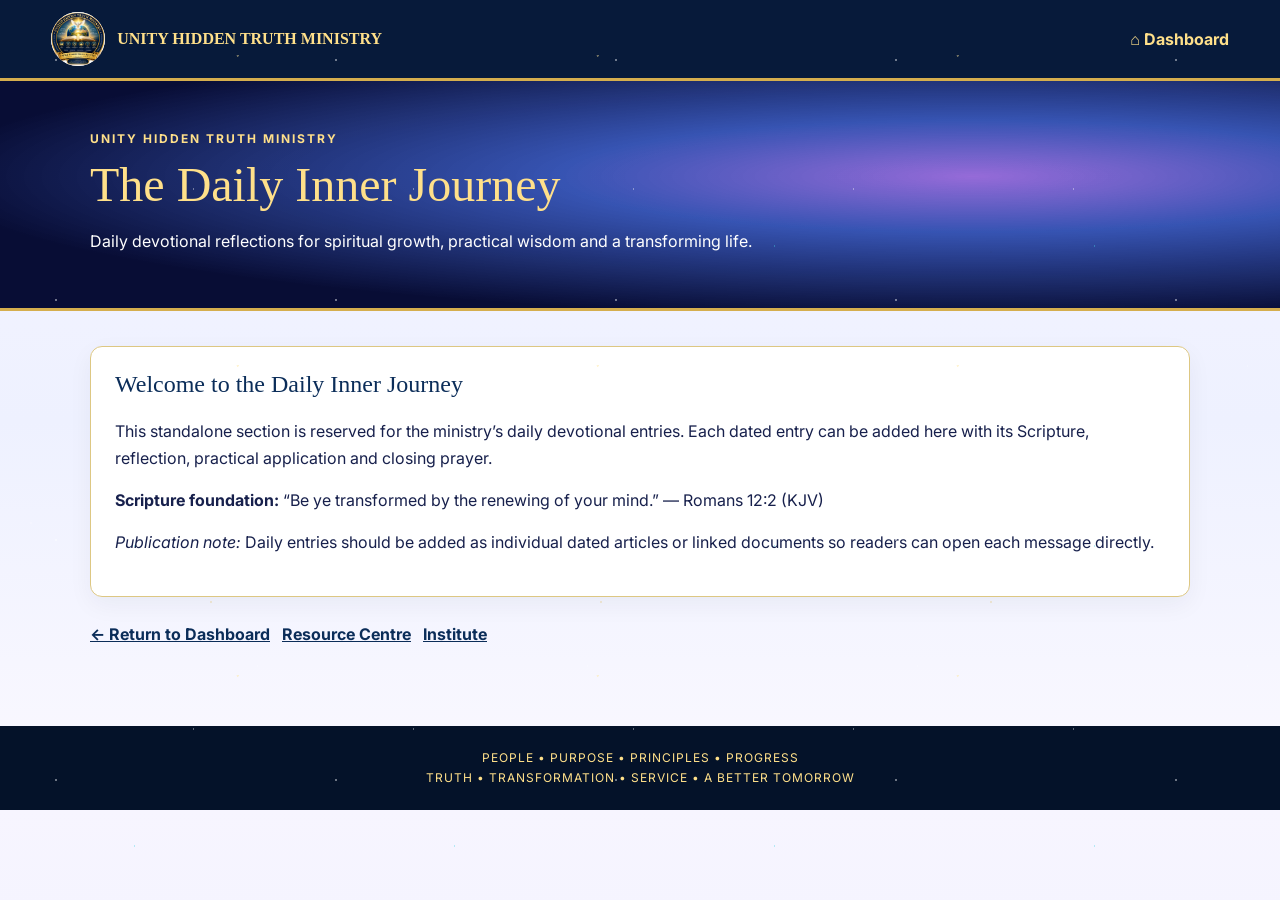
<file: daily-inner-journey.html>
<!doctype html><html lang="en-GB"><head><meta charset="utf-8"><meta name="viewport" content="width=device-width,initial-scale=1"><meta name="description" content="The Daily Inner Journey — Unity Hidden Truth Ministry"><title>The Daily Inner Journey | Unity Hidden Truth Ministry</title><link rel="preconnect" href="https://fonts.googleapis.com"><link href="https://fonts.googleapis.com/css2?family=Inter:wght@400;600;700&display=swap" rel="stylesheet"><style>*{box-sizing:border-box}body{margin:0;font:16px/1.65 Inter,Arial,sans-serif;color:#172033;background:#fbf8f0}header{background:#071a3a;color:white;border-bottom:3px solid #d5ae4e;padding:12px 4%;display:flex;align-items:center;justify-content:space-between;gap:14px;position:sticky;top:0}header a{color:#ffe08a;text-decoration:none;font-weight:700}header img{width:54px;height:54px;object-fit:contain;border-radius:50%;background:white}.brand{display:flex;align-items:center;gap:12px;font-family:Georgia,serif;font-weight:bold}.wrap{width:min(1100px,92%);margin:auto}.hero{padding:48px 0 38px;background:radial-gradient(ellipse at top,#1763a2,#071a3a 72%);color:white;border-bottom:3px solid #d5ae4e}.hero h1{font:clamp(30px,5vw,48px) Georgia,serif;color:#ffe08a;line-height:1.15;margin:8px 0}.hero p{max-width:760px}.tag{letter-spacing:2px;font-size:12px;color:#ffe08a;font-weight:bold}.content{padding:35px 0 55px}.grid{display:grid;grid-template-columns:repeat(2,minmax(0,1fr));gap:18px}.panel{padding:24px;border:1px solid #ddc783;border-radius:12px;background:white;box-shadow:0 8px 24px #1720330d}.panel h2{font:24px Georgia,serif;color:#0b2d59;margin-top:0}.panel a,.btn{display:inline-block;margin-top:12px;padding:10px 15px;background:#0b2d59;color:white;border-radius:6px;text-decoration:none;font-weight:bold}.navlinks{display:flex;gap:12px;flex-wrap:wrap;margin:24px 0}.navlinks a{color:#0b2d59;font-weight:bold}footer{padding:22px;text-align:center;background:#041229;color:#ffe08a;font-size:12px;letter-spacing:1px}@media(max-width:650px){.grid{grid-template-columns:1fr}header{padding:10px 4%}header img{width:42px;height:42px}} </style><style>

/* UNITY HIDDEN TRUTH MINISTRY — CELESTIAL RADIANCE THEME */
:root{
 --navy:#080D35;--blue:#1739A6;--gold:#E8B943;--gold2:#FFE69A;
 --cream:#F7F5FF;--ink:#17204C;--muted:#626B91;--white:#FFFFFF;
 --violet:#7136C9;--cyan:#47D7E8;--celestial-shadow:0 18px 55px rgba(4,10,48,.20)
}
html{scroll-behavior:smooth;scroll-padding-top:90px}
body{background:linear-gradient(180deg,#F7F5FF 0%,#EEF1FF 52%,#FBF9FF 100%);color:#17204C}
body:before{content:"";position:fixed;inset:0;z-index:-1;pointer-events:none;opacity:.22;background-image:radial-gradient(2px 2px at 12% 18%,#fff 55%,transparent 60%),radial-gradient(1.5px 1.5px at 78% 22%,#fff 55%,transparent 60%),radial-gradient(2px 2px at 54% 72%,#E8B943 55%,transparent 60%),radial-gradient(1px 1px at 91% 83%,#fff 55%,transparent 60%);background-size:260px 240px,330px 300px,390px 350px,220px 260px}
a{transition:color .2s ease,background .2s ease,border-color .2s ease}
.site-header{background:rgba(8,13,53,.94);border-bottom:1px solid rgba(255,230,154,.42);box-shadow:0 8px 32px rgba(4,10,48,.22)}
.brand-name{color:#fff;text-shadow:0 0 18px rgba(71,215,232,.22)}
.brand-sub,.eyebrow{color:#FFE69A}
.nav a:hover,.nav a:focus-visible{color:#47D7E8}
.hero{background:radial-gradient(ellipse at 76% 42%,rgba(113,54,201,.72) 0%,rgba(23,57,166,.86) 30%,#080D35 76%);isolation:isolate}
.hero:before{background:linear-gradient(115deg,transparent 0 56%,rgba(71,215,232,.09) 56% 57%,transparent 57% 100%),radial-gradient(circle at 78% 48%,rgba(255,230,154,.16),transparent 34%)}
.hero:after{content:"";position:absolute;inset:0;pointer-events:none;opacity:.42;background-image:radial-gradient(2px 2px at 20% 25%,#fff 50%,transparent 60%),radial-gradient(2px 2px at 66% 18%,#FFE69A 50%,transparent 60%),radial-gradient(1px 1px at 88% 70%,#fff 50%,transparent 60%),radial-gradient(1px 1px at 42% 82%,#47D7E8 50%,transparent 60%);background-size:280px 240px,360px 310px,220px 270px,320px 300px;z-index:-1}
.hero h1 span{background:linear-gradient(100deg,#FFF4C7,#E8B943 48%,#FFFFFF);-webkit-background-clip:text;background-clip:text;color:transparent;text-shadow:none}
.hero-lead{color:#FFF1C8}.hero-text{color:#E2E8FF}
.btn{border-radius:999px;transition:transform .2s ease,box-shadow .2s ease,background .2s ease}
.btn:hover{transform:translateY(-2px);box-shadow:0 10px 28px rgba(232,185,67,.25)}
.btn-gold{background:linear-gradient(110deg,#FFE69A,#E8B943 55%,#D79B27);color:#10163E;border:1px solid rgba(255,255,255,.55)}
.btn-outline{border-color:rgba(255,230,154,.8);background:rgba(255,255,255,.045)}
.scripture{border-left-color:#47D7E8;color:#F0F2FF}.scripture b{color:#FFE69A}
.halo{border-color:rgba(255,230,154,.5);box-shadow:0 0 100px rgba(71,215,232,.16),0 0 150px rgba(113,54,201,.22)}
.large-seal{border-color:#FFE69A;background:radial-gradient(circle,#FFF1B8 0,#E8B943 30%,#7136C9 56%,#1739A6 78%,#080D35 100%);box-shadow:0 20px 80px rgba(0,0,0,.42),0 0 55px rgba(71,215,232,.22)}
.section.light,.section.parchment{background:linear-gradient(145deg,#FFFFFF,#F0F1FF 60%,#F8F2FF)}
.section.navy,.radiant-dashboard{background:radial-gradient(ellipse at 50% 0%,#234CC0 0%,#111A60 42%,#080D35 100%);color:#fff}
.section h2,.dashboard-heading h2{color:#18245D}
.section.navy h2,.radiant-dashboard .dashboard-heading h2{color:#FFE69A}
.feature-card,.content-card{border:1px solid rgba(113,54,201,.18);border-radius:18px;box-shadow:var(--celestial-shadow);background:rgba(255,255,255,.94)}
.feature-icon,.text-link,.content-card a{color:#7136C9}
.mini-divider{background:linear-gradient(90deg,#47D7E8,#E8B943,#7136C9);height:3px;border-radius:4px}
.cards .card{border:1px solid rgba(255,230,154,.38);border-radius:18px;background:linear-gradient(145deg,rgba(255,255,255,.10),rgba(113,54,201,.14));box-shadow:0 12px 32px rgba(0,0,0,.16);backdrop-filter:blur(8px)}
.content-card{transition:transform .22s ease,box-shadow .22s ease}.content-card:hover{transform:translateY(-5px);box-shadow:0 22px 55px rgba(23,57,166,.16)}
.radiant-dashboard{border-top:1px solid #FFE69A;border-bottom:1px solid #FFE69A}
.dash-tile{border:1px solid rgba(255,230,154,.72);border-radius:17px;box-shadow:0 12px 30px rgba(0,0,0,.24),inset 0 1px rgba(255,255,255,.22);transition:transform .22s ease,filter .22s ease,box-shadow .22s ease}
.dash-tile:hover{transform:translateY(-6px);filter:brightness(1.12);box-shadow:0 18px 42px rgba(0,0,0,.3),0 0 22px rgba(71,215,232,.16)}
.tile-sunrise{background:linear-gradient(145deg,#E8B943,#7136C9 54%,#1739A6)}.tile-scripture{background:linear-gradient(145deg,#FFE69A,#A86A20 38%,#1739A6 90%)}.tile-reflection{background:linear-gradient(145deg,#C05AAE,#7136C9 45%,#111A60)}.tile-institute{background:linear-gradient(145deg,#47D7E8,#2451B9 48%,#080D35)}.tile-fellowship{background:linear-gradient(145deg,#47D7E8,#087D9B 48%,#080D35)}.tile-books{background:linear-gradient(145deg,#77D6B2,#176D70 48%,#080D35)}.tile-care{background:linear-gradient(145deg,#F08BA8,#A83B75 48%,#35133D)}.tile-prayer{background:linear-gradient(145deg,#B38AFF,#7136C9 48%,#080D35)}.tile-kingdom{background:linear-gradient(145deg,#77E5F0,#167EAA 48%,#080D35)}.tile-outreach{background:linear-gradient(145deg,#FFE69A,#D77935 48%,#7136C9)}
.resource-umbrella{border:1px solid #FFE69A;border-radius:18px;background:linear-gradient(110deg,#1739A6,#111A60 55%,#7136C9);box-shadow:0 14px 36px rgba(0,0,0,.22)}
.book-shortcuts a{border-radius:12px;border-color:rgba(255,230,154,.65);box-shadow:0 7px 18px rgba(0,0,0,.15)}
.dashboard-motto{color:#FFE69A}
.quote-section{background:linear-gradient(120deg,#E9EFFF,#F8F1FF 55%,#FFF3D0)}
.quote-box blockquote{color:#17204C}.quote-box cite{color:#7136C9}
.book-cover{border:6px solid #FFE69A;border-radius:8px;background:radial-gradient(circle at top,#7136C9,#1739A6 58%,#080D35);box-shadow:0 22px 55px rgba(8,13,53,.3),0 0 24px rgba(232,185,67,.18)}
.footer{background:linear-gradient(110deg,#050923,#111A60 60%,#24104B);border-top:1px solid rgba(255,230,154,.38)}
.footer-brand{color:#FFE69A}
input,textarea,select{border-radius:10px!important;border:1px solid #D9DDF5!important}
:focus-visible{outline:3px solid #47D7E8;outline-offset:3px}
@media(prefers-reduced-motion:reduce){html{scroll-behavior:auto}*,*:before,*:after{animation-duration:.01ms!important;animation-iteration-count:1!important;transition-duration:.01ms!important}}

</style>
</head><body><header><a class="brand" href="index.html"><img src="logo.png" alt="Unity Hidden Truth Ministry logo"><span>UNITY HIDDEN TRUTH MINISTRY</span></a><nav><a href="index.html">⌂ Dashboard</a></nav></header><section class="hero"><div class="wrap"><div class="tag">UNITY HIDDEN TRUTH MINISTRY</div><h1>The Daily Inner Journey</h1><p>Daily devotional reflections for spiritual growth, practical wisdom and a transforming life.</p></div></section><main class="wrap content"><div class="panel"><h2>Welcome to the Daily Inner Journey</h2><p>This standalone section is reserved for the ministry’s daily devotional entries. Each dated entry can be added here with its Scripture, reflection, practical application and closing prayer.</p><p><strong>Scripture foundation:</strong> “Be ye transformed by the renewing of your mind.” — Romans 12:2 (KJV)</p><p><em>Publication note:</em> Daily entries should be added as individual dated articles or linked documents so readers can open each message directly.</p></div><div class="navlinks"><a href="index.html">← Return to Dashboard</a><a href="resource-centre.html">Resource Centre</a><a href="institute.html">Institute</a></div></main><footer>PEOPLE • PURPOSE • PRINCIPLES • PROGRESS<br>TRUTH • TRANSFORMATION • SERVICE • A BETTER TOMORROW</footer></body></html>
</file>
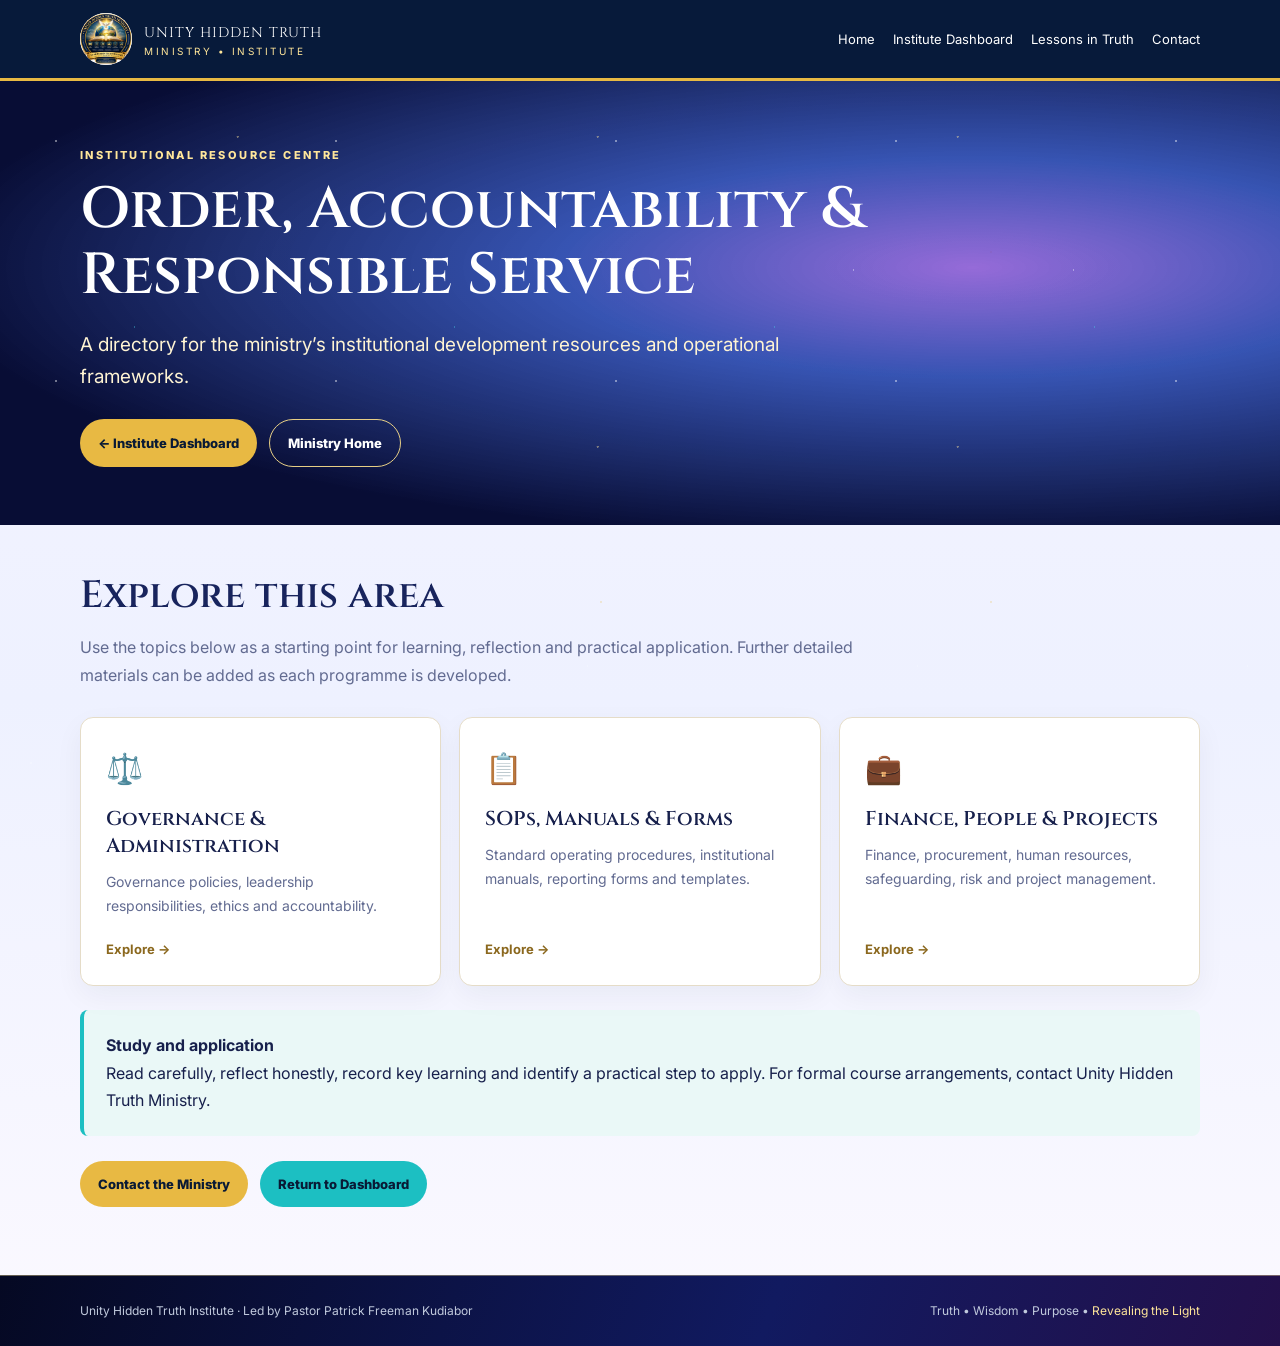
<file: governance-resources.html>
<!doctype html><html lang="en-GB"><head><meta charset="utf-8"><meta name="viewport" content="width=device-width,initial-scale=1"><meta name="description" content="Governance & Resources — Unity Hidden Truth Institute, Ghana and global virtual learning."><title>Governance & Resources | Unity Hidden Truth Institute</title><link rel="preconnect" href="https://fonts.googleapis.com"><link rel="preconnect" href="https://fonts.gstatic.com" crossorigin><link href="https://fonts.googleapis.com/css2?family=Cinzel:wght@500;600;700&family=Inter:wght@400;500;600;700&display=swap" rel="stylesheet"><style>
:root{--navy:#071a3a;--blue:#174b8b;--gold:#c9a34a;--gold2:#efd27a;--cream:#fbf8f0;--ink:#172033;--muted:#647086;--teal:#1cbfc2}*{box-sizing:border-box}html{scroll-behavior:smooth;scroll-padding-top:95px}body{margin:0;background:var(--cream);color:var(--ink);font:16px/1.7 Inter,Arial,sans-serif}a{color:inherit;text-decoration:none}.container{width:min(1120px,92%);margin:auto}.topbar{background:#071a3a;color:#fff;border-bottom:3px solid var(--gold)}.nav{display:flex;align-items:center;justify-content:space-between;gap:20px;min-height:78px}.brand{display:flex;align-items:center;gap:12px;font-family:Cinzel,Georgia,serif;font-size:14px;letter-spacing:1px}.brand img{width:52px;height:52px;object-fit:contain;border-radius:50%;background:#fff}.brand small{display:block;color:var(--gold2);font:10px Inter,Arial,sans-serif;letter-spacing:2.5px}.navlinks{display:flex;gap:18px;flex-wrap:wrap;font-size:13px}.navlinks a:hover{color:var(--gold2)}.hero{background:radial-gradient(ellipse at 80% 20%,#245ca0,#123d78 34%,#071a3a 78%);color:white;padding:65px 0 58px;position:relative;overflow:hidden}.eyebrow{color:var(--gold2);font-size:11px;font-weight:800;letter-spacing:2.4px;text-transform:uppercase}.hero h1{font:600 clamp(34px,5vw,58px)/1.15 Cinzel,Georgia,serif;margin:12px 0 18px}.hero p{max-width:780px;color:#e0e8f5}.hero .lead{font-size:19px;color:#fff4d3}.actions{display:flex;gap:12px;flex-wrap:wrap;margin-top:25px}.btn{display:inline-flex;align-items:center;justify-content:center;padding:12px 18px;border-radius:6px;background:var(--gold);color:#091a35;font-weight:800;font-size:13px}.btn.alt{border:1px solid #e6ce85;background:transparent;color:#fff}.section{padding:48px 0}.section h2{font:600 clamp(26px,3.5vw,38px)/1.2 Cinzel,Georgia,serif;margin:0 0 14px}.intro{max-width:800px;color:var(--muted)}.grid{display:grid;grid-template-columns:repeat(3,minmax(0,1fr));gap:18px;margin-top:28px}.tile{display:flex;flex-direction:column;gap:9px;min-height:220px;padding:25px;background:white;border:1px solid #e5dcc8;border-radius:13px;box-shadow:0 10px 28px #1720330d;transition:transform .18s,border-color .18s}.tile:hover{transform:translateY(-4px);border-color:var(--gold)}.tile .icon{font-size:30px}.tile h3{font:600 20px/1.35 Cinzel,Georgia,serif;margin:2px 0}.tile p{color:var(--muted);font-size:14px;margin:0}.tile b{margin-top:auto;padding-top:12px;color:#8b681e;font-size:13px}.highlight{background:#eaf8f7;border-left:4px solid var(--teal);padding:22px;border-radius:8px;margin-top:24px}.lesson-list{display:grid;gap:12px;margin-top:24px}.lesson{display:flex;align-items:flex-start;gap:16px;background:#fff;border:1px solid #e5dcc8;padding:20px;border-radius:9px}.lesson strong{color:#8b681e;min-width:92px}.footer{background:#041229;color:#c1cadd;padding:25px 0;font-size:12px;margin-top:20px}.footer .container{display:flex;justify-content:space-between;gap:16px;flex-wrap:wrap}.footer a{color:var(--gold2)}@media(max-width:760px){.nav{align-items:flex-start;padding:12px 0;flex-direction:column;gap:8px}.navlinks{gap:10px 16px}.grid{grid-template-columns:1fr}.tile{min-height:175px}.hero{padding:45px 0}.section{padding:35px 0}.lesson{flex-direction:column;gap:4px}}@media(prefers-reduced-motion:reduce){html{scroll-behavior:auto}*,*:before,*:after{transition:none!important}}
</style><style>

/* UNITY HIDDEN TRUTH MINISTRY — CELESTIAL RADIANCE THEME */
:root{
 --navy:#080D35;--blue:#1739A6;--gold:#E8B943;--gold2:#FFE69A;
 --cream:#F7F5FF;--ink:#17204C;--muted:#626B91;--white:#FFFFFF;
 --violet:#7136C9;--cyan:#47D7E8;--celestial-shadow:0 18px 55px rgba(4,10,48,.20)
}
html{scroll-behavior:smooth;scroll-padding-top:90px}
body{background:linear-gradient(180deg,#F7F5FF 0%,#EEF1FF 52%,#FBF9FF 100%);color:#17204C}
body:before{content:"";position:fixed;inset:0;z-index:-1;pointer-events:none;opacity:.22;background-image:radial-gradient(2px 2px at 12% 18%,#fff 55%,transparent 60%),radial-gradient(1.5px 1.5px at 78% 22%,#fff 55%,transparent 60%),radial-gradient(2px 2px at 54% 72%,#E8B943 55%,transparent 60%),radial-gradient(1px 1px at 91% 83%,#fff 55%,transparent 60%);background-size:260px 240px,330px 300px,390px 350px,220px 260px}
a{transition:color .2s ease,background .2s ease,border-color .2s ease}
.site-header{background:rgba(8,13,53,.94);border-bottom:1px solid rgba(255,230,154,.42);box-shadow:0 8px 32px rgba(4,10,48,.22)}
.brand-name{color:#fff;text-shadow:0 0 18px rgba(71,215,232,.22)}
.brand-sub,.eyebrow{color:#FFE69A}
.nav a:hover,.nav a:focus-visible{color:#47D7E8}
.hero{background:radial-gradient(ellipse at 76% 42%,rgba(113,54,201,.72) 0%,rgba(23,57,166,.86) 30%,#080D35 76%);isolation:isolate}
.hero:before{background:linear-gradient(115deg,transparent 0 56%,rgba(71,215,232,.09) 56% 57%,transparent 57% 100%),radial-gradient(circle at 78% 48%,rgba(255,230,154,.16),transparent 34%)}
.hero:after{content:"";position:absolute;inset:0;pointer-events:none;opacity:.42;background-image:radial-gradient(2px 2px at 20% 25%,#fff 50%,transparent 60%),radial-gradient(2px 2px at 66% 18%,#FFE69A 50%,transparent 60%),radial-gradient(1px 1px at 88% 70%,#fff 50%,transparent 60%),radial-gradient(1px 1px at 42% 82%,#47D7E8 50%,transparent 60%);background-size:280px 240px,360px 310px,220px 270px,320px 300px;z-index:-1}
.hero h1 span{background:linear-gradient(100deg,#FFF4C7,#E8B943 48%,#FFFFFF);-webkit-background-clip:text;background-clip:text;color:transparent;text-shadow:none}
.hero-lead{color:#FFF1C8}.hero-text{color:#E2E8FF}
.btn{border-radius:999px;transition:transform .2s ease,box-shadow .2s ease,background .2s ease}
.btn:hover{transform:translateY(-2px);box-shadow:0 10px 28px rgba(232,185,67,.25)}
.btn-gold{background:linear-gradient(110deg,#FFE69A,#E8B943 55%,#D79B27);color:#10163E;border:1px solid rgba(255,255,255,.55)}
.btn-outline{border-color:rgba(255,230,154,.8);background:rgba(255,255,255,.045)}
.scripture{border-left-color:#47D7E8;color:#F0F2FF}.scripture b{color:#FFE69A}
.halo{border-color:rgba(255,230,154,.5);box-shadow:0 0 100px rgba(71,215,232,.16),0 0 150px rgba(113,54,201,.22)}
.large-seal{border-color:#FFE69A;background:radial-gradient(circle,#FFF1B8 0,#E8B943 30%,#7136C9 56%,#1739A6 78%,#080D35 100%);box-shadow:0 20px 80px rgba(0,0,0,.42),0 0 55px rgba(71,215,232,.22)}
.section.light,.section.parchment{background:linear-gradient(145deg,#FFFFFF,#F0F1FF 60%,#F8F2FF)}
.section.navy,.radiant-dashboard{background:radial-gradient(ellipse at 50% 0%,#234CC0 0%,#111A60 42%,#080D35 100%);color:#fff}
.section h2,.dashboard-heading h2{color:#18245D}
.section.navy h2,.radiant-dashboard .dashboard-heading h2{color:#FFE69A}
.feature-card,.content-card{border:1px solid rgba(113,54,201,.18);border-radius:18px;box-shadow:var(--celestial-shadow);background:rgba(255,255,255,.94)}
.feature-icon,.text-link,.content-card a{color:#7136C9}
.mini-divider{background:linear-gradient(90deg,#47D7E8,#E8B943,#7136C9);height:3px;border-radius:4px}
.cards .card{border:1px solid rgba(255,230,154,.38);border-radius:18px;background:linear-gradient(145deg,rgba(255,255,255,.10),rgba(113,54,201,.14));box-shadow:0 12px 32px rgba(0,0,0,.16);backdrop-filter:blur(8px)}
.content-card{transition:transform .22s ease,box-shadow .22s ease}.content-card:hover{transform:translateY(-5px);box-shadow:0 22px 55px rgba(23,57,166,.16)}
.radiant-dashboard{border-top:1px solid #FFE69A;border-bottom:1px solid #FFE69A}
.dash-tile{border:1px solid rgba(255,230,154,.72);border-radius:17px;box-shadow:0 12px 30px rgba(0,0,0,.24),inset 0 1px rgba(255,255,255,.22);transition:transform .22s ease,filter .22s ease,box-shadow .22s ease}
.dash-tile:hover{transform:translateY(-6px);filter:brightness(1.12);box-shadow:0 18px 42px rgba(0,0,0,.3),0 0 22px rgba(71,215,232,.16)}
.tile-sunrise{background:linear-gradient(145deg,#E8B943,#7136C9 54%,#1739A6)}.tile-scripture{background:linear-gradient(145deg,#FFE69A,#A86A20 38%,#1739A6 90%)}.tile-reflection{background:linear-gradient(145deg,#C05AAE,#7136C9 45%,#111A60)}.tile-institute{background:linear-gradient(145deg,#47D7E8,#2451B9 48%,#080D35)}.tile-fellowship{background:linear-gradient(145deg,#47D7E8,#087D9B 48%,#080D35)}.tile-books{background:linear-gradient(145deg,#77D6B2,#176D70 48%,#080D35)}.tile-care{background:linear-gradient(145deg,#F08BA8,#A83B75 48%,#35133D)}.tile-prayer{background:linear-gradient(145deg,#B38AFF,#7136C9 48%,#080D35)}.tile-kingdom{background:linear-gradient(145deg,#77E5F0,#167EAA 48%,#080D35)}.tile-outreach{background:linear-gradient(145deg,#FFE69A,#D77935 48%,#7136C9)}
.resource-umbrella{border:1px solid #FFE69A;border-radius:18px;background:linear-gradient(110deg,#1739A6,#111A60 55%,#7136C9);box-shadow:0 14px 36px rgba(0,0,0,.22)}
.book-shortcuts a{border-radius:12px;border-color:rgba(255,230,154,.65);box-shadow:0 7px 18px rgba(0,0,0,.15)}
.dashboard-motto{color:#FFE69A}
.quote-section{background:linear-gradient(120deg,#E9EFFF,#F8F1FF 55%,#FFF3D0)}
.quote-box blockquote{color:#17204C}.quote-box cite{color:#7136C9}
.book-cover{border:6px solid #FFE69A;border-radius:8px;background:radial-gradient(circle at top,#7136C9,#1739A6 58%,#080D35);box-shadow:0 22px 55px rgba(8,13,53,.3),0 0 24px rgba(232,185,67,.18)}
.footer{background:linear-gradient(110deg,#050923,#111A60 60%,#24104B);border-top:1px solid rgba(255,230,154,.38)}
.footer-brand{color:#FFE69A}
input,textarea,select{border-radius:10px!important;border:1px solid #D9DDF5!important}
:focus-visible{outline:3px solid #47D7E8;outline-offset:3px}
@media(prefers-reduced-motion:reduce){html{scroll-behavior:auto}*,*:before,*:after{animation-duration:.01ms!important;animation-iteration-count:1!important;transition-duration:.01ms!important}}

</style>
</head><body><header class="topbar"><div class="container nav"><a class="brand" href="index.html"><img src="logo.png" alt="Unity Hidden Truth Ministry emblem"><span>UNITY HIDDEN TRUTH<small>MINISTRY • INSTITUTE</small></span></a><nav class="navlinks" aria-label="Page navigation"><a href="index.html">Home</a><a href="institute.html">Institute Dashboard</a><a href="lessons-in-truth.html">Lessons in Truth</a><a href="index.html#contact">Contact</a></nav></div></header><main><section class="hero"><div class="container"><div class="eyebrow">INSTITUTIONAL RESOURCE CENTRE</div><h1>Order, Accountability & Responsible Service</h1><p class="lead">A directory for the ministry’s institutional development resources and operational frameworks.</p><div class="actions"><a class="btn" href="institute.html">← Institute Dashboard</a><a class="btn alt" href="index.html">Ministry Home</a></div></div></section><section class="section"><div class="container"><h2>Explore this area</h2><p class="intro">Use the topics below as a starting point for learning, reflection and practical application. Further detailed materials can be added as each programme is developed.</p><div class="grid"><a class="tile" href="#"><span class="icon">⚖️</span><h3>Governance & Administration</h3><p>Governance policies, leadership responsibilities, ethics and accountability.</p><b>Explore →</b></a><a class="tile" href="#"><span class="icon">📋</span><h3>SOPs, Manuals & Forms</h3><p>Standard operating procedures, institutional manuals, reporting forms and templates.</p><b>Explore →</b></a><a class="tile" href="#"><span class="icon">💼</span><h3>Finance, People & Projects</h3><p>Finance, procurement, human resources, safeguarding, risk and project management.</p><b>Explore →</b></a></div><div class="highlight"><strong>Study and application</strong><br>Read carefully, reflect honestly, record key learning and identify a practical step to apply. For formal course arrangements, contact Unity Hidden Truth Ministry.</div><div class="actions"><a class="btn" href="index.html#contact">Contact the Ministry</a><a class="btn" style="background:#1cbfc2" href="institute.html">Return to Dashboard</a></div></div></section></main><footer class="footer"><div class="container"><span>Unity Hidden Truth Institute · Led by Pastor Patrick Freeman Kudiabor</span><span>Truth • Wisdom • Purpose • <a href="index.html">Revealing the Light</a></span></div></footer></body></html>
</file>
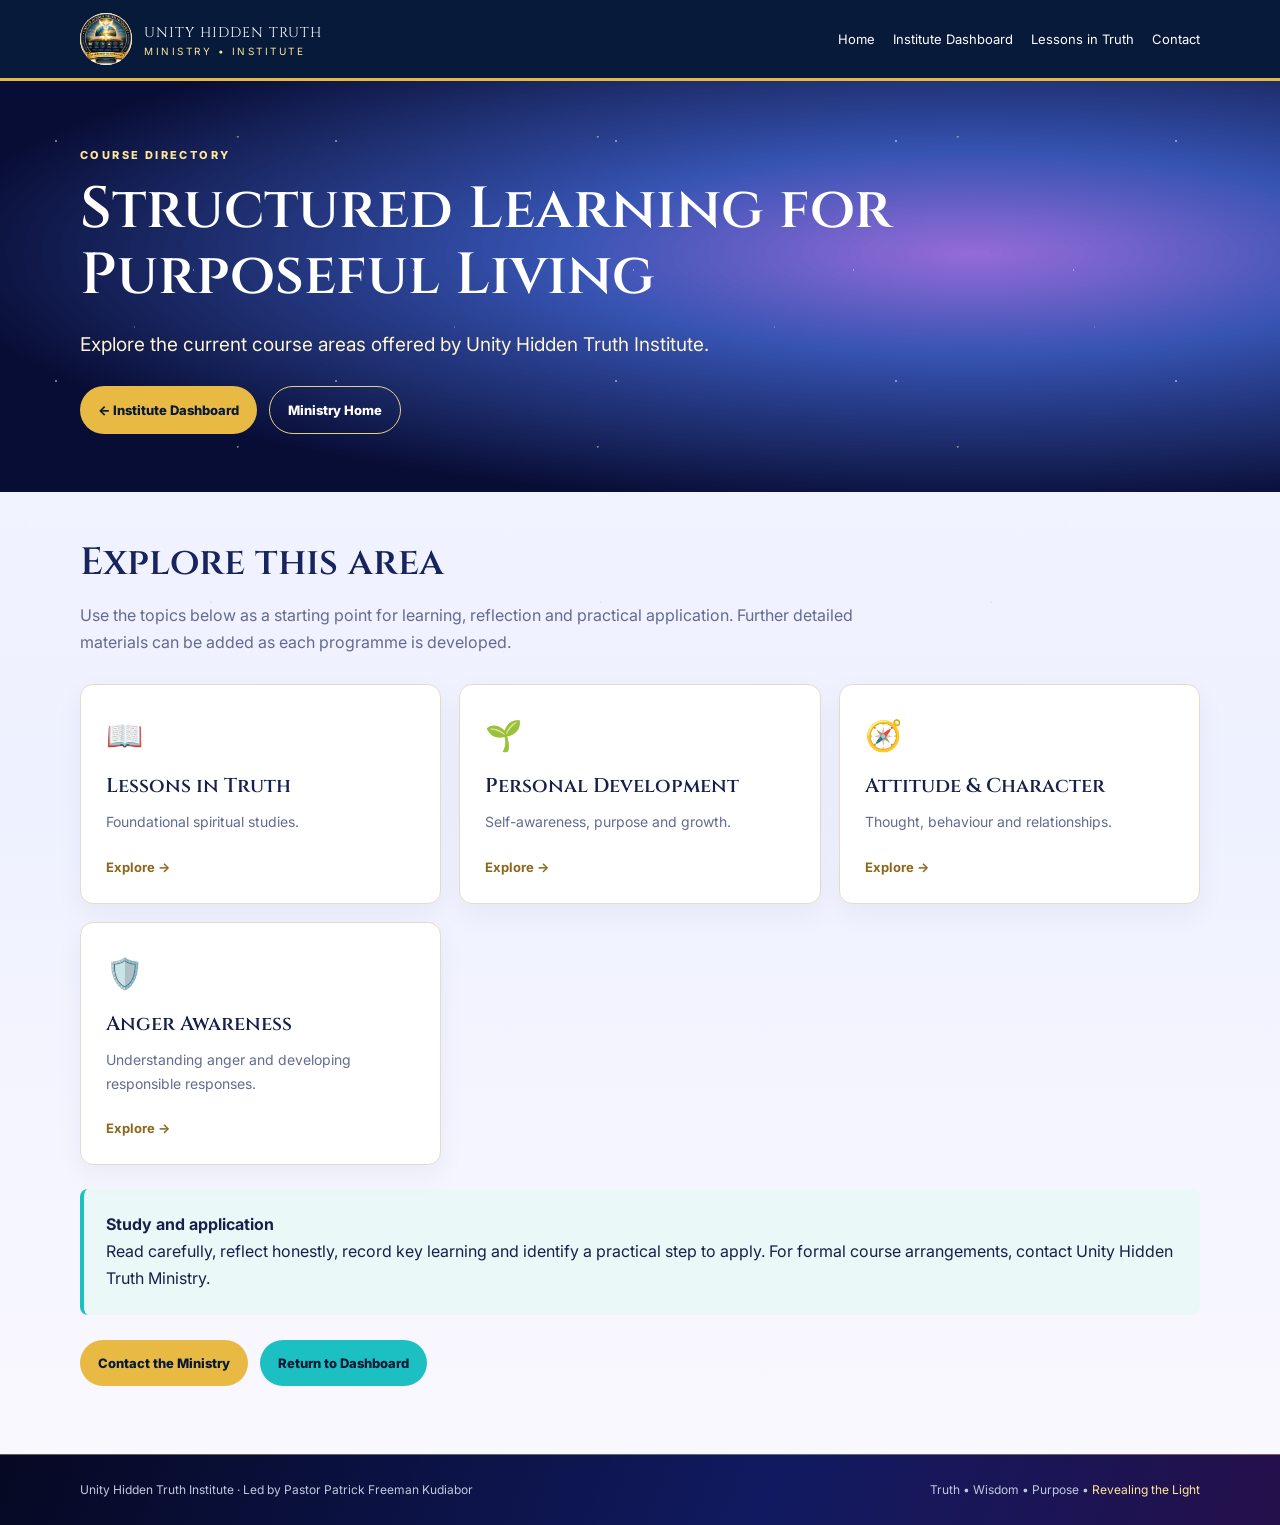
<file: institute-courses.html>
<!doctype html><html lang="en-GB"><head><meta charset="utf-8"><meta name="viewport" content="width=device-width,initial-scale=1"><meta name="description" content="Institute Courses — Unity Hidden Truth Institute, Ghana and global virtual learning."><title>Institute Courses | Unity Hidden Truth Institute</title><link rel="preconnect" href="https://fonts.googleapis.com"><link rel="preconnect" href="https://fonts.gstatic.com" crossorigin><link href="https://fonts.googleapis.com/css2?family=Cinzel:wght@500;600;700&family=Inter:wght@400;500;600;700&display=swap" rel="stylesheet"><style>
:root{--navy:#071a3a;--blue:#174b8b;--gold:#c9a34a;--gold2:#efd27a;--cream:#fbf8f0;--ink:#172033;--muted:#647086;--teal:#1cbfc2}*{box-sizing:border-box}html{scroll-behavior:smooth;scroll-padding-top:95px}body{margin:0;background:var(--cream);color:var(--ink);font:16px/1.7 Inter,Arial,sans-serif}a{color:inherit;text-decoration:none}.container{width:min(1120px,92%);margin:auto}.topbar{background:#071a3a;color:#fff;border-bottom:3px solid var(--gold)}.nav{display:flex;align-items:center;justify-content:space-between;gap:20px;min-height:78px}.brand{display:flex;align-items:center;gap:12px;font-family:Cinzel,Georgia,serif;font-size:14px;letter-spacing:1px}.brand img{width:52px;height:52px;object-fit:contain;border-radius:50%;background:#fff}.brand small{display:block;color:var(--gold2);font:10px Inter,Arial,sans-serif;letter-spacing:2.5px}.navlinks{display:flex;gap:18px;flex-wrap:wrap;font-size:13px}.navlinks a:hover{color:var(--gold2)}.hero{background:radial-gradient(ellipse at 80% 20%,#245ca0,#123d78 34%,#071a3a 78%);color:white;padding:65px 0 58px;position:relative;overflow:hidden}.eyebrow{color:var(--gold2);font-size:11px;font-weight:800;letter-spacing:2.4px;text-transform:uppercase}.hero h1{font:600 clamp(34px,5vw,58px)/1.15 Cinzel,Georgia,serif;margin:12px 0 18px}.hero p{max-width:780px;color:#e0e8f5}.hero .lead{font-size:19px;color:#fff4d3}.actions{display:flex;gap:12px;flex-wrap:wrap;margin-top:25px}.btn{display:inline-flex;align-items:center;justify-content:center;padding:12px 18px;border-radius:6px;background:var(--gold);color:#091a35;font-weight:800;font-size:13px}.btn.alt{border:1px solid #e6ce85;background:transparent;color:#fff}.section{padding:48px 0}.section h2{font:600 clamp(26px,3.5vw,38px)/1.2 Cinzel,Georgia,serif;margin:0 0 14px}.intro{max-width:800px;color:var(--muted)}.grid{display:grid;grid-template-columns:repeat(3,minmax(0,1fr));gap:18px;margin-top:28px}.tile{display:flex;flex-direction:column;gap:9px;min-height:220px;padding:25px;background:white;border:1px solid #e5dcc8;border-radius:13px;box-shadow:0 10px 28px #1720330d;transition:transform .18s,border-color .18s}.tile:hover{transform:translateY(-4px);border-color:var(--gold)}.tile .icon{font-size:30px}.tile h3{font:600 20px/1.35 Cinzel,Georgia,serif;margin:2px 0}.tile p{color:var(--muted);font-size:14px;margin:0}.tile b{margin-top:auto;padding-top:12px;color:#8b681e;font-size:13px}.highlight{background:#eaf8f7;border-left:4px solid var(--teal);padding:22px;border-radius:8px;margin-top:24px}.lesson-list{display:grid;gap:12px;margin-top:24px}.lesson{display:flex;align-items:flex-start;gap:16px;background:#fff;border:1px solid #e5dcc8;padding:20px;border-radius:9px}.lesson strong{color:#8b681e;min-width:92px}.footer{background:#041229;color:#c1cadd;padding:25px 0;font-size:12px;margin-top:20px}.footer .container{display:flex;justify-content:space-between;gap:16px;flex-wrap:wrap}.footer a{color:var(--gold2)}@media(max-width:760px){.nav{align-items:flex-start;padding:12px 0;flex-direction:column;gap:8px}.navlinks{gap:10px 16px}.grid{grid-template-columns:1fr}.tile{min-height:175px}.hero{padding:45px 0}.section{padding:35px 0}.lesson{flex-direction:column;gap:4px}}@media(prefers-reduced-motion:reduce){html{scroll-behavior:auto}*,*:before,*:after{transition:none!important}}
</style><style>

/* UNITY HIDDEN TRUTH MINISTRY — CELESTIAL RADIANCE THEME */
:root{
 --navy:#080D35;--blue:#1739A6;--gold:#E8B943;--gold2:#FFE69A;
 --cream:#F7F5FF;--ink:#17204C;--muted:#626B91;--white:#FFFFFF;
 --violet:#7136C9;--cyan:#47D7E8;--celestial-shadow:0 18px 55px rgba(4,10,48,.20)
}
html{scroll-behavior:smooth;scroll-padding-top:90px}
body{background:linear-gradient(180deg,#F7F5FF 0%,#EEF1FF 52%,#FBF9FF 100%);color:#17204C}
body:before{content:"";position:fixed;inset:0;z-index:-1;pointer-events:none;opacity:.22;background-image:radial-gradient(2px 2px at 12% 18%,#fff 55%,transparent 60%),radial-gradient(1.5px 1.5px at 78% 22%,#fff 55%,transparent 60%),radial-gradient(2px 2px at 54% 72%,#E8B943 55%,transparent 60%),radial-gradient(1px 1px at 91% 83%,#fff 55%,transparent 60%);background-size:260px 240px,330px 300px,390px 350px,220px 260px}
a{transition:color .2s ease,background .2s ease,border-color .2s ease}
.site-header{background:rgba(8,13,53,.94);border-bottom:1px solid rgba(255,230,154,.42);box-shadow:0 8px 32px rgba(4,10,48,.22)}
.brand-name{color:#fff;text-shadow:0 0 18px rgba(71,215,232,.22)}
.brand-sub,.eyebrow{color:#FFE69A}
.nav a:hover,.nav a:focus-visible{color:#47D7E8}
.hero{background:radial-gradient(ellipse at 76% 42%,rgba(113,54,201,.72) 0%,rgba(23,57,166,.86) 30%,#080D35 76%);isolation:isolate}
.hero:before{background:linear-gradient(115deg,transparent 0 56%,rgba(71,215,232,.09) 56% 57%,transparent 57% 100%),radial-gradient(circle at 78% 48%,rgba(255,230,154,.16),transparent 34%)}
.hero:after{content:"";position:absolute;inset:0;pointer-events:none;opacity:.42;background-image:radial-gradient(2px 2px at 20% 25%,#fff 50%,transparent 60%),radial-gradient(2px 2px at 66% 18%,#FFE69A 50%,transparent 60%),radial-gradient(1px 1px at 88% 70%,#fff 50%,transparent 60%),radial-gradient(1px 1px at 42% 82%,#47D7E8 50%,transparent 60%);background-size:280px 240px,360px 310px,220px 270px,320px 300px;z-index:-1}
.hero h1 span{background:linear-gradient(100deg,#FFF4C7,#E8B943 48%,#FFFFFF);-webkit-background-clip:text;background-clip:text;color:transparent;text-shadow:none}
.hero-lead{color:#FFF1C8}.hero-text{color:#E2E8FF}
.btn{border-radius:999px;transition:transform .2s ease,box-shadow .2s ease,background .2s ease}
.btn:hover{transform:translateY(-2px);box-shadow:0 10px 28px rgba(232,185,67,.25)}
.btn-gold{background:linear-gradient(110deg,#FFE69A,#E8B943 55%,#D79B27);color:#10163E;border:1px solid rgba(255,255,255,.55)}
.btn-outline{border-color:rgba(255,230,154,.8);background:rgba(255,255,255,.045)}
.scripture{border-left-color:#47D7E8;color:#F0F2FF}.scripture b{color:#FFE69A}
.halo{border-color:rgba(255,230,154,.5);box-shadow:0 0 100px rgba(71,215,232,.16),0 0 150px rgba(113,54,201,.22)}
.large-seal{border-color:#FFE69A;background:radial-gradient(circle,#FFF1B8 0,#E8B943 30%,#7136C9 56%,#1739A6 78%,#080D35 100%);box-shadow:0 20px 80px rgba(0,0,0,.42),0 0 55px rgba(71,215,232,.22)}
.section.light,.section.parchment{background:linear-gradient(145deg,#FFFFFF,#F0F1FF 60%,#F8F2FF)}
.section.navy,.radiant-dashboard{background:radial-gradient(ellipse at 50% 0%,#234CC0 0%,#111A60 42%,#080D35 100%);color:#fff}
.section h2,.dashboard-heading h2{color:#18245D}
.section.navy h2,.radiant-dashboard .dashboard-heading h2{color:#FFE69A}
.feature-card,.content-card{border:1px solid rgba(113,54,201,.18);border-radius:18px;box-shadow:var(--celestial-shadow);background:rgba(255,255,255,.94)}
.feature-icon,.text-link,.content-card a{color:#7136C9}
.mini-divider{background:linear-gradient(90deg,#47D7E8,#E8B943,#7136C9);height:3px;border-radius:4px}
.cards .card{border:1px solid rgba(255,230,154,.38);border-radius:18px;background:linear-gradient(145deg,rgba(255,255,255,.10),rgba(113,54,201,.14));box-shadow:0 12px 32px rgba(0,0,0,.16);backdrop-filter:blur(8px)}
.content-card{transition:transform .22s ease,box-shadow .22s ease}.content-card:hover{transform:translateY(-5px);box-shadow:0 22px 55px rgba(23,57,166,.16)}
.radiant-dashboard{border-top:1px solid #FFE69A;border-bottom:1px solid #FFE69A}
.dash-tile{border:1px solid rgba(255,230,154,.72);border-radius:17px;box-shadow:0 12px 30px rgba(0,0,0,.24),inset 0 1px rgba(255,255,255,.22);transition:transform .22s ease,filter .22s ease,box-shadow .22s ease}
.dash-tile:hover{transform:translateY(-6px);filter:brightness(1.12);box-shadow:0 18px 42px rgba(0,0,0,.3),0 0 22px rgba(71,215,232,.16)}
.tile-sunrise{background:linear-gradient(145deg,#E8B943,#7136C9 54%,#1739A6)}.tile-scripture{background:linear-gradient(145deg,#FFE69A,#A86A20 38%,#1739A6 90%)}.tile-reflection{background:linear-gradient(145deg,#C05AAE,#7136C9 45%,#111A60)}.tile-institute{background:linear-gradient(145deg,#47D7E8,#2451B9 48%,#080D35)}.tile-fellowship{background:linear-gradient(145deg,#47D7E8,#087D9B 48%,#080D35)}.tile-books{background:linear-gradient(145deg,#77D6B2,#176D70 48%,#080D35)}.tile-care{background:linear-gradient(145deg,#F08BA8,#A83B75 48%,#35133D)}.tile-prayer{background:linear-gradient(145deg,#B38AFF,#7136C9 48%,#080D35)}.tile-kingdom{background:linear-gradient(145deg,#77E5F0,#167EAA 48%,#080D35)}.tile-outreach{background:linear-gradient(145deg,#FFE69A,#D77935 48%,#7136C9)}
.resource-umbrella{border:1px solid #FFE69A;border-radius:18px;background:linear-gradient(110deg,#1739A6,#111A60 55%,#7136C9);box-shadow:0 14px 36px rgba(0,0,0,.22)}
.book-shortcuts a{border-radius:12px;border-color:rgba(255,230,154,.65);box-shadow:0 7px 18px rgba(0,0,0,.15)}
.dashboard-motto{color:#FFE69A}
.quote-section{background:linear-gradient(120deg,#E9EFFF,#F8F1FF 55%,#FFF3D0)}
.quote-box blockquote{color:#17204C}.quote-box cite{color:#7136C9}
.book-cover{border:6px solid #FFE69A;border-radius:8px;background:radial-gradient(circle at top,#7136C9,#1739A6 58%,#080D35);box-shadow:0 22px 55px rgba(8,13,53,.3),0 0 24px rgba(232,185,67,.18)}
.footer{background:linear-gradient(110deg,#050923,#111A60 60%,#24104B);border-top:1px solid rgba(255,230,154,.38)}
.footer-brand{color:#FFE69A}
input,textarea,select{border-radius:10px!important;border:1px solid #D9DDF5!important}
:focus-visible{outline:3px solid #47D7E8;outline-offset:3px}
@media(prefers-reduced-motion:reduce){html{scroll-behavior:auto}*,*:before,*:after{animation-duration:.01ms!important;animation-iteration-count:1!important;transition-duration:.01ms!important}}

</style>
</head><body><header class="topbar"><div class="container nav"><a class="brand" href="index.html"><img src="logo.png" alt="Unity Hidden Truth Ministry emblem"><span>UNITY HIDDEN TRUTH<small>MINISTRY • INSTITUTE</small></span></a><nav class="navlinks" aria-label="Page navigation"><a href="index.html">Home</a><a href="institute.html">Institute Dashboard</a><a href="lessons-in-truth.html">Lessons in Truth</a><a href="index.html#contact">Contact</a></nav></div></header><main><section class="hero"><div class="container"><div class="eyebrow">COURSE DIRECTORY</div><h1>Structured Learning for Purposeful Living</h1><p class="lead">Explore the current course areas offered by Unity Hidden Truth Institute.</p><div class="actions"><a class="btn" href="institute.html">← Institute Dashboard</a><a class="btn alt" href="index.html">Ministry Home</a></div></div></section><section class="section"><div class="container"><h2>Explore this area</h2><p class="intro">Use the topics below as a starting point for learning, reflection and practical application. Further detailed materials can be added as each programme is developed.</p><div class="grid"><a class="tile" href="lessons-in-truth.html"><span class="icon">📖</span><h3>Lessons in Truth</h3><p>Foundational spiritual studies.</p><b>Explore →</b></a><a class="tile" href="personal-development.html"><span class="icon">🌱</span><h3>Personal Development</h3><p>Self-awareness, purpose and growth.</p><b>Explore →</b></a><a class="tile" href="attitude-character.html"><span class="icon">🧭</span><h3>Attitude & Character</h3><p>Thought, behaviour and relationships.</p><b>Explore →</b></a><a class="tile" href="anger-awareness.html"><span class="icon">🛡️</span><h3>Anger Awareness</h3><p>Understanding anger and developing responsible responses.</p><b>Explore →</b></a></div><div class="highlight"><strong>Study and application</strong><br>Read carefully, reflect honestly, record key learning and identify a practical step to apply. For formal course arrangements, contact Unity Hidden Truth Ministry.</div><div class="actions"><a class="btn" href="index.html#contact">Contact the Ministry</a><a class="btn" style="background:#1cbfc2" href="institute.html">Return to Dashboard</a></div></div></section></main><footer class="footer"><div class="container"><span>Unity Hidden Truth Institute · Led by Pastor Patrick Freeman Kudiabor</span><span>Truth • Wisdom • Purpose • <a href="index.html">Revealing the Light</a></span></div></footer></body></html>
</file>
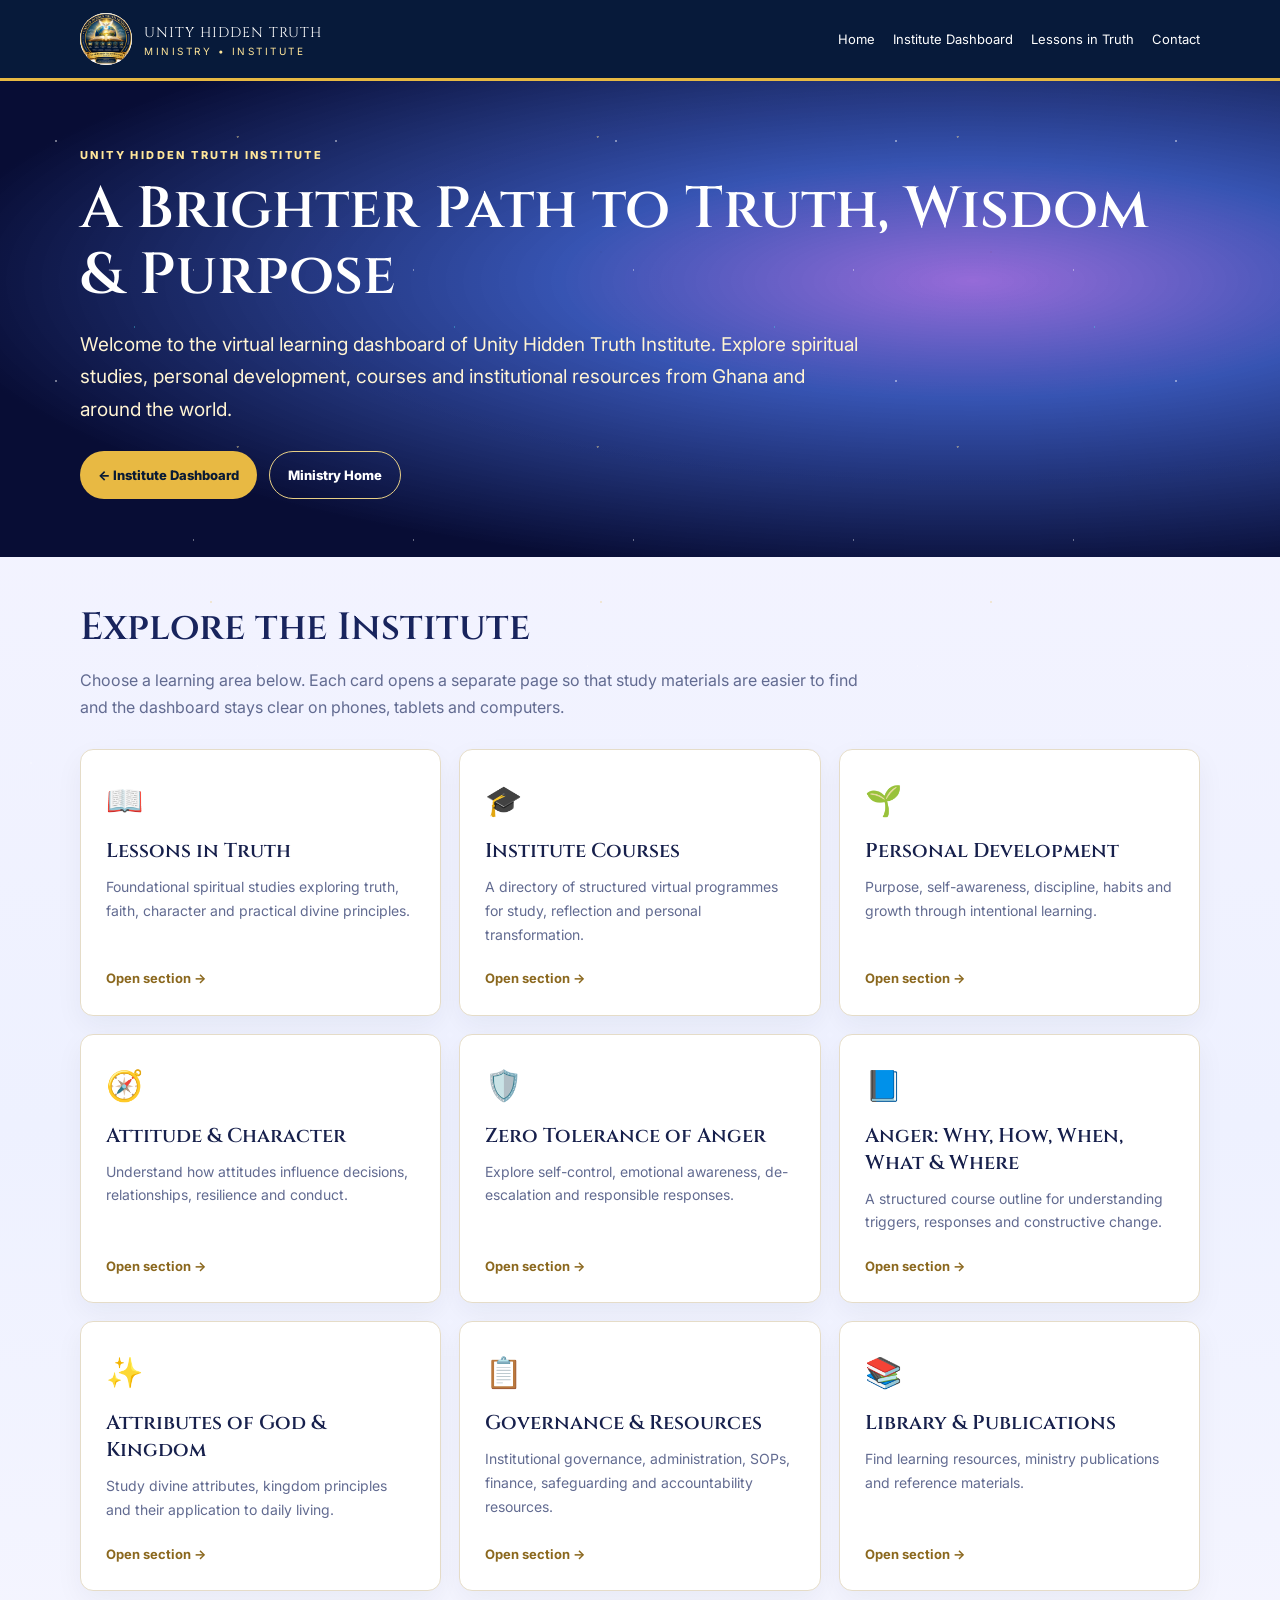
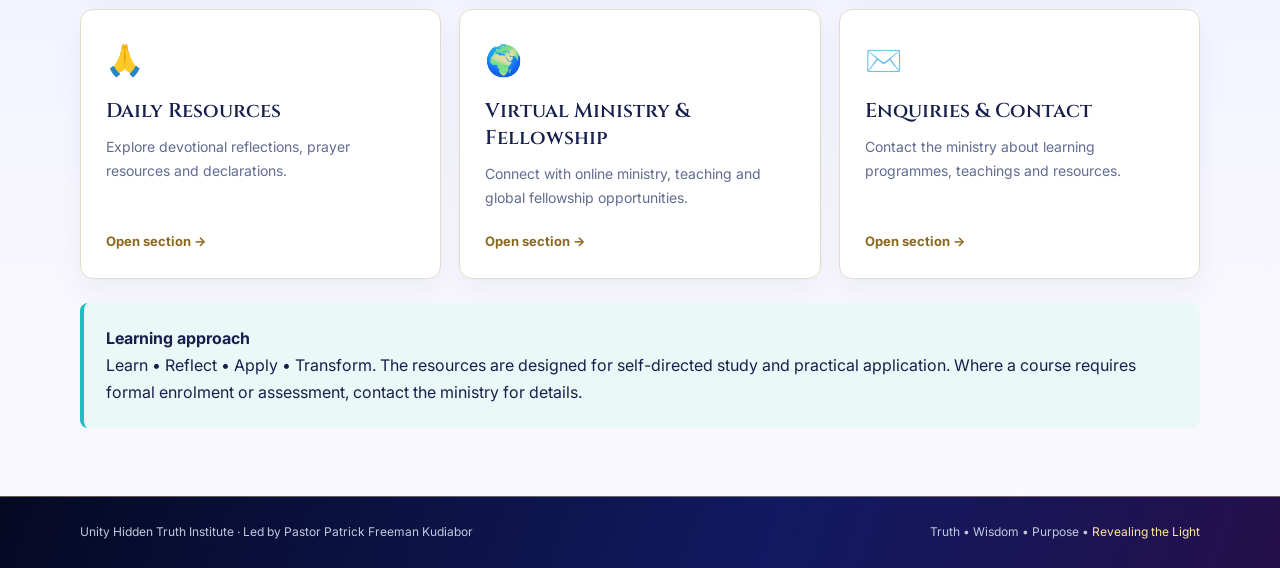
<file: institute.html>
<!doctype html><html lang="en-GB"><head><meta charset="utf-8"><meta name="viewport" content="width=device-width,initial-scale=1"><meta name="description" content="Institute Dashboard — Unity Hidden Truth Institute, Ghana and global virtual learning."><title>Institute Dashboard | Unity Hidden Truth Institute</title><link rel="preconnect" href="https://fonts.googleapis.com"><link rel="preconnect" href="https://fonts.gstatic.com" crossorigin><link href="https://fonts.googleapis.com/css2?family=Cinzel:wght@500;600;700&family=Inter:wght@400;500;600;700&display=swap" rel="stylesheet"><style>
:root{--navy:#071a3a;--blue:#174b8b;--gold:#c9a34a;--gold2:#efd27a;--cream:#fbf8f0;--ink:#172033;--muted:#647086;--teal:#1cbfc2}*{box-sizing:border-box}html{scroll-behavior:smooth;scroll-padding-top:95px}body{margin:0;background:var(--cream);color:var(--ink);font:16px/1.7 Inter,Arial,sans-serif}a{color:inherit;text-decoration:none}.container{width:min(1120px,92%);margin:auto}.topbar{background:#071a3a;color:#fff;border-bottom:3px solid var(--gold)}.nav{display:flex;align-items:center;justify-content:space-between;gap:20px;min-height:78px}.brand{display:flex;align-items:center;gap:12px;font-family:Cinzel,Georgia,serif;font-size:14px;letter-spacing:1px}.brand img{width:52px;height:52px;object-fit:contain;border-radius:50%;background:#fff}.brand small{display:block;color:var(--gold2);font:10px Inter,Arial,sans-serif;letter-spacing:2.5px}.navlinks{display:flex;gap:18px;flex-wrap:wrap;font-size:13px}.navlinks a:hover{color:var(--gold2)}.hero{background:radial-gradient(ellipse at 80% 20%,#245ca0,#123d78 34%,#071a3a 78%);color:white;padding:65px 0 58px;position:relative;overflow:hidden}.eyebrow{color:var(--gold2);font-size:11px;font-weight:800;letter-spacing:2.4px;text-transform:uppercase}.hero h1{font:600 clamp(34px,5vw,58px)/1.15 Cinzel,Georgia,serif;margin:12px 0 18px}.hero p{max-width:780px;color:#e0e8f5}.hero .lead{font-size:19px;color:#fff4d3}.actions{display:flex;gap:12px;flex-wrap:wrap;margin-top:25px}.btn{display:inline-flex;align-items:center;justify-content:center;padding:12px 18px;border-radius:6px;background:var(--gold);color:#091a35;font-weight:800;font-size:13px}.btn.alt{border:1px solid #e6ce85;background:transparent;color:#fff}.section{padding:48px 0}.section h2{font:600 clamp(26px,3.5vw,38px)/1.2 Cinzel,Georgia,serif;margin:0 0 14px}.intro{max-width:800px;color:var(--muted)}.grid{display:grid;grid-template-columns:repeat(3,minmax(0,1fr));gap:18px;margin-top:28px}.tile{display:flex;flex-direction:column;gap:9px;min-height:220px;padding:25px;background:white;border:1px solid #e5dcc8;border-radius:13px;box-shadow:0 10px 28px #1720330d;transition:transform .18s,border-color .18s}.tile:hover{transform:translateY(-4px);border-color:var(--gold)}.tile .icon{font-size:30px}.tile h3{font:600 20px/1.35 Cinzel,Georgia,serif;margin:2px 0}.tile p{color:var(--muted);font-size:14px;margin:0}.tile b{margin-top:auto;padding-top:12px;color:#8b681e;font-size:13px}.highlight{background:#eaf8f7;border-left:4px solid var(--teal);padding:22px;border-radius:8px;margin-top:24px}.lesson-list{display:grid;gap:12px;margin-top:24px}.lesson{display:flex;align-items:flex-start;gap:16px;background:#fff;border:1px solid #e5dcc8;padding:20px;border-radius:9px}.lesson strong{color:#8b681e;min-width:92px}.footer{background:#041229;color:#c1cadd;padding:25px 0;font-size:12px;margin-top:20px}.footer .container{display:flex;justify-content:space-between;gap:16px;flex-wrap:wrap}.footer a{color:var(--gold2)}@media(max-width:760px){.nav{align-items:flex-start;padding:12px 0;flex-direction:column;gap:8px}.navlinks{gap:10px 16px}.grid{grid-template-columns:1fr}.tile{min-height:175px}.hero{padding:45px 0}.section{padding:35px 0}.lesson{flex-direction:column;gap:4px}}@media(prefers-reduced-motion:reduce){html{scroll-behavior:auto}*,*:before,*:after{transition:none!important}}
</style><style>

/* UNITY HIDDEN TRUTH MINISTRY — CELESTIAL RADIANCE THEME */
:root{
 --navy:#080D35;--blue:#1739A6;--gold:#E8B943;--gold2:#FFE69A;
 --cream:#F7F5FF;--ink:#17204C;--muted:#626B91;--white:#FFFFFF;
 --violet:#7136C9;--cyan:#47D7E8;--celestial-shadow:0 18px 55px rgba(4,10,48,.20)
}
html{scroll-behavior:smooth;scroll-padding-top:90px}
body{background:linear-gradient(180deg,#F7F5FF 0%,#EEF1FF 52%,#FBF9FF 100%);color:#17204C}
body:before{content:"";position:fixed;inset:0;z-index:-1;pointer-events:none;opacity:.22;background-image:radial-gradient(2px 2px at 12% 18%,#fff 55%,transparent 60%),radial-gradient(1.5px 1.5px at 78% 22%,#fff 55%,transparent 60%),radial-gradient(2px 2px at 54% 72%,#E8B943 55%,transparent 60%),radial-gradient(1px 1px at 91% 83%,#fff 55%,transparent 60%);background-size:260px 240px,330px 300px,390px 350px,220px 260px}
a{transition:color .2s ease,background .2s ease,border-color .2s ease}
.site-header{background:rgba(8,13,53,.94);border-bottom:1px solid rgba(255,230,154,.42);box-shadow:0 8px 32px rgba(4,10,48,.22)}
.brand-name{color:#fff;text-shadow:0 0 18px rgba(71,215,232,.22)}
.brand-sub,.eyebrow{color:#FFE69A}
.nav a:hover,.nav a:focus-visible{color:#47D7E8}
.hero{background:radial-gradient(ellipse at 76% 42%,rgba(113,54,201,.72) 0%,rgba(23,57,166,.86) 30%,#080D35 76%);isolation:isolate}
.hero:before{background:linear-gradient(115deg,transparent 0 56%,rgba(71,215,232,.09) 56% 57%,transparent 57% 100%),radial-gradient(circle at 78% 48%,rgba(255,230,154,.16),transparent 34%)}
.hero:after{content:"";position:absolute;inset:0;pointer-events:none;opacity:.42;background-image:radial-gradient(2px 2px at 20% 25%,#fff 50%,transparent 60%),radial-gradient(2px 2px at 66% 18%,#FFE69A 50%,transparent 60%),radial-gradient(1px 1px at 88% 70%,#fff 50%,transparent 60%),radial-gradient(1px 1px at 42% 82%,#47D7E8 50%,transparent 60%);background-size:280px 240px,360px 310px,220px 270px,320px 300px;z-index:-1}
.hero h1 span{background:linear-gradient(100deg,#FFF4C7,#E8B943 48%,#FFFFFF);-webkit-background-clip:text;background-clip:text;color:transparent;text-shadow:none}
.hero-lead{color:#FFF1C8}.hero-text{color:#E2E8FF}
.btn{border-radius:999px;transition:transform .2s ease,box-shadow .2s ease,background .2s ease}
.btn:hover{transform:translateY(-2px);box-shadow:0 10px 28px rgba(232,185,67,.25)}
.btn-gold{background:linear-gradient(110deg,#FFE69A,#E8B943 55%,#D79B27);color:#10163E;border:1px solid rgba(255,255,255,.55)}
.btn-outline{border-color:rgba(255,230,154,.8);background:rgba(255,255,255,.045)}
.scripture{border-left-color:#47D7E8;color:#F0F2FF}.scripture b{color:#FFE69A}
.halo{border-color:rgba(255,230,154,.5);box-shadow:0 0 100px rgba(71,215,232,.16),0 0 150px rgba(113,54,201,.22)}
.large-seal{border-color:#FFE69A;background:radial-gradient(circle,#FFF1B8 0,#E8B943 30%,#7136C9 56%,#1739A6 78%,#080D35 100%);box-shadow:0 20px 80px rgba(0,0,0,.42),0 0 55px rgba(71,215,232,.22)}
.section.light,.section.parchment{background:linear-gradient(145deg,#FFFFFF,#F0F1FF 60%,#F8F2FF)}
.section.navy,.radiant-dashboard{background:radial-gradient(ellipse at 50% 0%,#234CC0 0%,#111A60 42%,#080D35 100%);color:#fff}
.section h2,.dashboard-heading h2{color:#18245D}
.section.navy h2,.radiant-dashboard .dashboard-heading h2{color:#FFE69A}
.feature-card,.content-card{border:1px solid rgba(113,54,201,.18);border-radius:18px;box-shadow:var(--celestial-shadow);background:rgba(255,255,255,.94)}
.feature-icon,.text-link,.content-card a{color:#7136C9}
.mini-divider{background:linear-gradient(90deg,#47D7E8,#E8B943,#7136C9);height:3px;border-radius:4px}
.cards .card{border:1px solid rgba(255,230,154,.38);border-radius:18px;background:linear-gradient(145deg,rgba(255,255,255,.10),rgba(113,54,201,.14));box-shadow:0 12px 32px rgba(0,0,0,.16);backdrop-filter:blur(8px)}
.content-card{transition:transform .22s ease,box-shadow .22s ease}.content-card:hover{transform:translateY(-5px);box-shadow:0 22px 55px rgba(23,57,166,.16)}
.radiant-dashboard{border-top:1px solid #FFE69A;border-bottom:1px solid #FFE69A}
.dash-tile{border:1px solid rgba(255,230,154,.72);border-radius:17px;box-shadow:0 12px 30px rgba(0,0,0,.24),inset 0 1px rgba(255,255,255,.22);transition:transform .22s ease,filter .22s ease,box-shadow .22s ease}
.dash-tile:hover{transform:translateY(-6px);filter:brightness(1.12);box-shadow:0 18px 42px rgba(0,0,0,.3),0 0 22px rgba(71,215,232,.16)}
.tile-sunrise{background:linear-gradient(145deg,#E8B943,#7136C9 54%,#1739A6)}.tile-scripture{background:linear-gradient(145deg,#FFE69A,#A86A20 38%,#1739A6 90%)}.tile-reflection{background:linear-gradient(145deg,#C05AAE,#7136C9 45%,#111A60)}.tile-institute{background:linear-gradient(145deg,#47D7E8,#2451B9 48%,#080D35)}.tile-fellowship{background:linear-gradient(145deg,#47D7E8,#087D9B 48%,#080D35)}.tile-books{background:linear-gradient(145deg,#77D6B2,#176D70 48%,#080D35)}.tile-care{background:linear-gradient(145deg,#F08BA8,#A83B75 48%,#35133D)}.tile-prayer{background:linear-gradient(145deg,#B38AFF,#7136C9 48%,#080D35)}.tile-kingdom{background:linear-gradient(145deg,#77E5F0,#167EAA 48%,#080D35)}.tile-outreach{background:linear-gradient(145deg,#FFE69A,#D77935 48%,#7136C9)}
.resource-umbrella{border:1px solid #FFE69A;border-radius:18px;background:linear-gradient(110deg,#1739A6,#111A60 55%,#7136C9);box-shadow:0 14px 36px rgba(0,0,0,.22)}
.book-shortcuts a{border-radius:12px;border-color:rgba(255,230,154,.65);box-shadow:0 7px 18px rgba(0,0,0,.15)}
.dashboard-motto{color:#FFE69A}
.quote-section{background:linear-gradient(120deg,#E9EFFF,#F8F1FF 55%,#FFF3D0)}
.quote-box blockquote{color:#17204C}.quote-box cite{color:#7136C9}
.book-cover{border:6px solid #FFE69A;border-radius:8px;background:radial-gradient(circle at top,#7136C9,#1739A6 58%,#080D35);box-shadow:0 22px 55px rgba(8,13,53,.3),0 0 24px rgba(232,185,67,.18)}
.footer{background:linear-gradient(110deg,#050923,#111A60 60%,#24104B);border-top:1px solid rgba(255,230,154,.38)}
.footer-brand{color:#FFE69A}
input,textarea,select{border-radius:10px!important;border:1px solid #D9DDF5!important}
:focus-visible{outline:3px solid #47D7E8;outline-offset:3px}
@media(prefers-reduced-motion:reduce){html{scroll-behavior:auto}*,*:before,*:after{animation-duration:.01ms!important;animation-iteration-count:1!important;transition-duration:.01ms!important}}

</style>
</head><body><header class="topbar"><div class="container nav"><a class="brand" href="index.html"><img src="logo.png" alt="Unity Hidden Truth Ministry emblem"><span>UNITY HIDDEN TRUTH<small>MINISTRY • INSTITUTE</small></span></a><nav class="navlinks" aria-label="Page navigation"><a href="index.html">Home</a><a href="institute.html">Institute Dashboard</a><a href="lessons-in-truth.html">Lessons in Truth</a><a href="index.html#contact">Contact</a></nav></div></header><main><section class="hero"><div class="container"><div class="eyebrow">UNITY HIDDEN TRUTH INSTITUTE</div><h1>A Brighter Path to Truth, Wisdom & Purpose</h1><p class="lead">Welcome to the virtual learning dashboard of Unity Hidden Truth Institute. Explore spiritual studies, personal development, courses and institutional resources from Ghana and around the world.</p><div class="actions"><a class="btn" href="institute.html">← Institute Dashboard</a><a class="btn alt" href="index.html">Ministry Home</a></div></div></section><section class="section"><div class="container"><h2>Explore the Institute</h2><p class="intro">Choose a learning area below. Each card opens a separate page so that study materials are easier to find and the dashboard stays clear on phones, tablets and computers.</p><div class="grid"><a class="tile" href="lessons-in-truth.html"><span class="icon">📖</span><h3>Lessons in Truth</h3><p>Foundational spiritual studies exploring truth, faith, character and practical divine principles.</p><b>Open section →</b></a><a class="tile" href="institute-courses.html"><span class="icon">🎓</span><h3>Institute Courses</h3><p>A directory of structured virtual programmes for study, reflection and personal transformation.</p><b>Open section →</b></a><a class="tile" href="personal-development.html"><span class="icon">🌱</span><h3>Personal Development</h3><p>Purpose, self-awareness, discipline, habits and growth through intentional learning.</p><b>Open section →</b></a><a class="tile" href="attitude-character.html"><span class="icon">🧭</span><h3>Attitude & Character</h3><p>Understand how attitudes influence decisions, relationships, resilience and conduct.</p><b>Open section →</b></a><a class="tile" href="zero-anger.html"><span class="icon">🛡️</span><h3>Zero Tolerance of Anger</h3><p>Explore self-control, emotional awareness, de-escalation and responsible responses.</p><b>Open section →</b></a><a class="tile" href="anger-awareness.html"><span class="icon">📘</span><h3>Anger: Why, How, When, What & Where</h3><p>A structured course outline for understanding triggers, responses and constructive change.</p><b>Open section →</b></a><a class="tile" href="attributes-of-god.html"><span class="icon">✨</span><h3>Attributes of God & Kingdom</h3><p>Study divine attributes, kingdom principles and their application to daily living.</p><b>Open section →</b></a><a class="tile" href="governance-resources.html"><span class="icon">📋</span><h3>Governance & Resources</h3><p>Institutional governance, administration, SOPs, finance, safeguarding and accountability resources.</p><b>Open section →</b></a><a class="tile" href="index.html#library"><span class="icon">📚</span><h3>Library & Publications</h3><p>Find learning resources, ministry publications and reference materials.</p><b>Open section →</b></a><a class="tile" href="index.html#resources"><span class="icon">🙏</span><h3>Daily Resources</h3><p>Explore devotional reflections, prayer resources and declarations.</p><b>Open section →</b></a><a class="tile" href="index.html#ministries"><span class="icon">🌍</span><h3>Virtual Ministry & Fellowship</h3><p>Connect with online ministry, teaching and global fellowship opportunities.</p><b>Open section →</b></a><a class="tile" href="index.html#contact"><span class="icon">✉️</span><h3>Enquiries & Contact</h3><p>Contact the ministry about learning programmes, teachings and resources.</p><b>Open section →</b></a></div><div class="highlight"><strong>Learning approach</strong><br>Learn • Reflect • Apply • Transform. The resources are designed for self-directed study and practical application. Where a course requires formal enrolment or assessment, contact the ministry for details.</div></div></section></main><footer class="footer"><div class="container"><span>Unity Hidden Truth Institute · Led by Pastor Patrick Freeman Kudiabor</span><span>Truth • Wisdom • Purpose • <a href="index.html">Revealing the Light</a></span></div></footer></body></html>
</file>
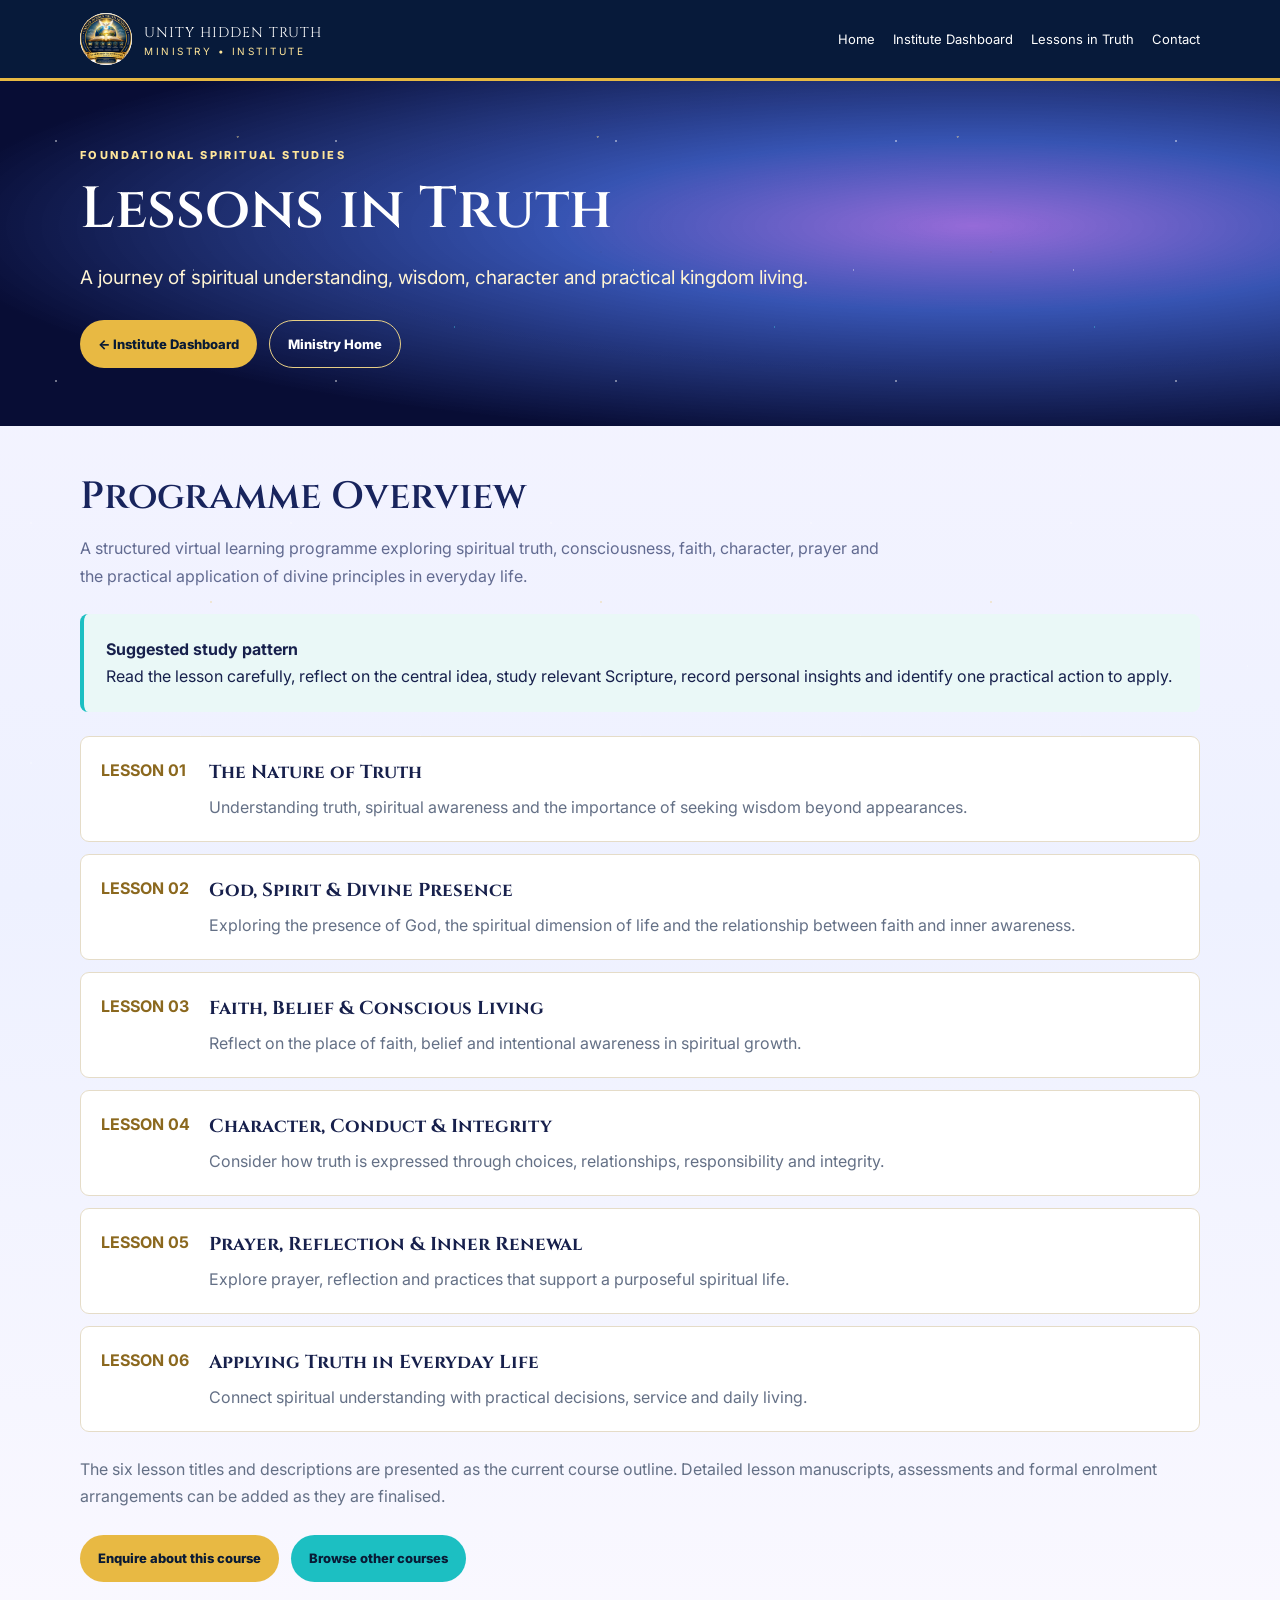
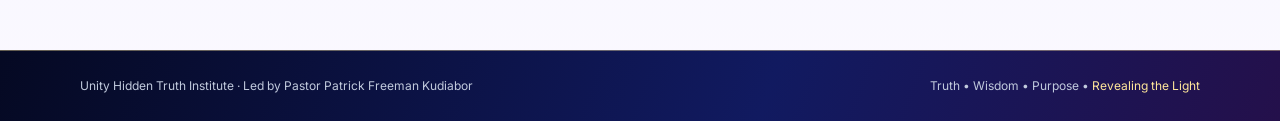
<file: lessons-in-truth.html>
<!doctype html><html lang="en-GB"><head><meta charset="utf-8"><meta name="viewport" content="width=device-width,initial-scale=1"><meta name="description" content="Lessons in Truth — Unity Hidden Truth Institute, Ghana and global virtual learning."><title>Lessons in Truth | Unity Hidden Truth Institute</title><link rel="preconnect" href="https://fonts.googleapis.com"><link rel="preconnect" href="https://fonts.gstatic.com" crossorigin><link href="https://fonts.googleapis.com/css2?family=Cinzel:wght@500;600;700&family=Inter:wght@400;500;600;700&display=swap" rel="stylesheet"><style>
:root{--navy:#071a3a;--blue:#174b8b;--gold:#c9a34a;--gold2:#efd27a;--cream:#fbf8f0;--ink:#172033;--muted:#647086;--teal:#1cbfc2}*{box-sizing:border-box}html{scroll-behavior:smooth;scroll-padding-top:95px}body{margin:0;background:var(--cream);color:var(--ink);font:16px/1.7 Inter,Arial,sans-serif}a{color:inherit;text-decoration:none}.container{width:min(1120px,92%);margin:auto}.topbar{background:#071a3a;color:#fff;border-bottom:3px solid var(--gold)}.nav{display:flex;align-items:center;justify-content:space-between;gap:20px;min-height:78px}.brand{display:flex;align-items:center;gap:12px;font-family:Cinzel,Georgia,serif;font-size:14px;letter-spacing:1px}.brand img{width:52px;height:52px;object-fit:contain;border-radius:50%;background:#fff}.brand small{display:block;color:var(--gold2);font:10px Inter,Arial,sans-serif;letter-spacing:2.5px}.navlinks{display:flex;gap:18px;flex-wrap:wrap;font-size:13px}.navlinks a:hover{color:var(--gold2)}.hero{background:radial-gradient(ellipse at 80% 20%,#245ca0,#123d78 34%,#071a3a 78%);color:white;padding:65px 0 58px;position:relative;overflow:hidden}.eyebrow{color:var(--gold2);font-size:11px;font-weight:800;letter-spacing:2.4px;text-transform:uppercase}.hero h1{font:600 clamp(34px,5vw,58px)/1.15 Cinzel,Georgia,serif;margin:12px 0 18px}.hero p{max-width:780px;color:#e0e8f5}.hero .lead{font-size:19px;color:#fff4d3}.actions{display:flex;gap:12px;flex-wrap:wrap;margin-top:25px}.btn{display:inline-flex;align-items:center;justify-content:center;padding:12px 18px;border-radius:6px;background:var(--gold);color:#091a35;font-weight:800;font-size:13px}.btn.alt{border:1px solid #e6ce85;background:transparent;color:#fff}.section{padding:48px 0}.section h2{font:600 clamp(26px,3.5vw,38px)/1.2 Cinzel,Georgia,serif;margin:0 0 14px}.intro{max-width:800px;color:var(--muted)}.grid{display:grid;grid-template-columns:repeat(3,minmax(0,1fr));gap:18px;margin-top:28px}.tile{display:flex;flex-direction:column;gap:9px;min-height:220px;padding:25px;background:white;border:1px solid #e5dcc8;border-radius:13px;box-shadow:0 10px 28px #1720330d;transition:transform .18s,border-color .18s}.tile:hover{transform:translateY(-4px);border-color:var(--gold)}.tile .icon{font-size:30px}.tile h3{font:600 20px/1.35 Cinzel,Georgia,serif;margin:2px 0}.tile p{color:var(--muted);font-size:14px;margin:0}.tile b{margin-top:auto;padding-top:12px;color:#8b681e;font-size:13px}.highlight{background:#eaf8f7;border-left:4px solid var(--teal);padding:22px;border-radius:8px;margin-top:24px}.lesson-list{display:grid;gap:12px;margin-top:24px}.lesson{display:flex;align-items:flex-start;gap:16px;background:#fff;border:1px solid #e5dcc8;padding:20px;border-radius:9px}.lesson strong{color:#8b681e;min-width:92px}.footer{background:#041229;color:#c1cadd;padding:25px 0;font-size:12px;margin-top:20px}.footer .container{display:flex;justify-content:space-between;gap:16px;flex-wrap:wrap}.footer a{color:var(--gold2)}@media(max-width:760px){.nav{align-items:flex-start;padding:12px 0;flex-direction:column;gap:8px}.navlinks{gap:10px 16px}.grid{grid-template-columns:1fr}.tile{min-height:175px}.hero{padding:45px 0}.section{padding:35px 0}.lesson{flex-direction:column;gap:4px}}@media(prefers-reduced-motion:reduce){html{scroll-behavior:auto}*,*:before,*:after{transition:none!important}}
</style><style>

/* UNITY HIDDEN TRUTH MINISTRY — CELESTIAL RADIANCE THEME */
:root{
 --navy:#080D35;--blue:#1739A6;--gold:#E8B943;--gold2:#FFE69A;
 --cream:#F7F5FF;--ink:#17204C;--muted:#626B91;--white:#FFFFFF;
 --violet:#7136C9;--cyan:#47D7E8;--celestial-shadow:0 18px 55px rgba(4,10,48,.20)
}
html{scroll-behavior:smooth;scroll-padding-top:90px}
body{background:linear-gradient(180deg,#F7F5FF 0%,#EEF1FF 52%,#FBF9FF 100%);color:#17204C}
body:before{content:"";position:fixed;inset:0;z-index:-1;pointer-events:none;opacity:.22;background-image:radial-gradient(2px 2px at 12% 18%,#fff 55%,transparent 60%),radial-gradient(1.5px 1.5px at 78% 22%,#fff 55%,transparent 60%),radial-gradient(2px 2px at 54% 72%,#E8B943 55%,transparent 60%),radial-gradient(1px 1px at 91% 83%,#fff 55%,transparent 60%);background-size:260px 240px,330px 300px,390px 350px,220px 260px}
a{transition:color .2s ease,background .2s ease,border-color .2s ease}
.site-header{background:rgba(8,13,53,.94);border-bottom:1px solid rgba(255,230,154,.42);box-shadow:0 8px 32px rgba(4,10,48,.22)}
.brand-name{color:#fff;text-shadow:0 0 18px rgba(71,215,232,.22)}
.brand-sub,.eyebrow{color:#FFE69A}
.nav a:hover,.nav a:focus-visible{color:#47D7E8}
.hero{background:radial-gradient(ellipse at 76% 42%,rgba(113,54,201,.72) 0%,rgba(23,57,166,.86) 30%,#080D35 76%);isolation:isolate}
.hero:before{background:linear-gradient(115deg,transparent 0 56%,rgba(71,215,232,.09) 56% 57%,transparent 57% 100%),radial-gradient(circle at 78% 48%,rgba(255,230,154,.16),transparent 34%)}
.hero:after{content:"";position:absolute;inset:0;pointer-events:none;opacity:.42;background-image:radial-gradient(2px 2px at 20% 25%,#fff 50%,transparent 60%),radial-gradient(2px 2px at 66% 18%,#FFE69A 50%,transparent 60%),radial-gradient(1px 1px at 88% 70%,#fff 50%,transparent 60%),radial-gradient(1px 1px at 42% 82%,#47D7E8 50%,transparent 60%);background-size:280px 240px,360px 310px,220px 270px,320px 300px;z-index:-1}
.hero h1 span{background:linear-gradient(100deg,#FFF4C7,#E8B943 48%,#FFFFFF);-webkit-background-clip:text;background-clip:text;color:transparent;text-shadow:none}
.hero-lead{color:#FFF1C8}.hero-text{color:#E2E8FF}
.btn{border-radius:999px;transition:transform .2s ease,box-shadow .2s ease,background .2s ease}
.btn:hover{transform:translateY(-2px);box-shadow:0 10px 28px rgba(232,185,67,.25)}
.btn-gold{background:linear-gradient(110deg,#FFE69A,#E8B943 55%,#D79B27);color:#10163E;border:1px solid rgba(255,255,255,.55)}
.btn-outline{border-color:rgba(255,230,154,.8);background:rgba(255,255,255,.045)}
.scripture{border-left-color:#47D7E8;color:#F0F2FF}.scripture b{color:#FFE69A}
.halo{border-color:rgba(255,230,154,.5);box-shadow:0 0 100px rgba(71,215,232,.16),0 0 150px rgba(113,54,201,.22)}
.large-seal{border-color:#FFE69A;background:radial-gradient(circle,#FFF1B8 0,#E8B943 30%,#7136C9 56%,#1739A6 78%,#080D35 100%);box-shadow:0 20px 80px rgba(0,0,0,.42),0 0 55px rgba(71,215,232,.22)}
.section.light,.section.parchment{background:linear-gradient(145deg,#FFFFFF,#F0F1FF 60%,#F8F2FF)}
.section.navy,.radiant-dashboard{background:radial-gradient(ellipse at 50% 0%,#234CC0 0%,#111A60 42%,#080D35 100%);color:#fff}
.section h2,.dashboard-heading h2{color:#18245D}
.section.navy h2,.radiant-dashboard .dashboard-heading h2{color:#FFE69A}
.feature-card,.content-card{border:1px solid rgba(113,54,201,.18);border-radius:18px;box-shadow:var(--celestial-shadow);background:rgba(255,255,255,.94)}
.feature-icon,.text-link,.content-card a{color:#7136C9}
.mini-divider{background:linear-gradient(90deg,#47D7E8,#E8B943,#7136C9);height:3px;border-radius:4px}
.cards .card{border:1px solid rgba(255,230,154,.38);border-radius:18px;background:linear-gradient(145deg,rgba(255,255,255,.10),rgba(113,54,201,.14));box-shadow:0 12px 32px rgba(0,0,0,.16);backdrop-filter:blur(8px)}
.content-card{transition:transform .22s ease,box-shadow .22s ease}.content-card:hover{transform:translateY(-5px);box-shadow:0 22px 55px rgba(23,57,166,.16)}
.radiant-dashboard{border-top:1px solid #FFE69A;border-bottom:1px solid #FFE69A}
.dash-tile{border:1px solid rgba(255,230,154,.72);border-radius:17px;box-shadow:0 12px 30px rgba(0,0,0,.24),inset 0 1px rgba(255,255,255,.22);transition:transform .22s ease,filter .22s ease,box-shadow .22s ease}
.dash-tile:hover{transform:translateY(-6px);filter:brightness(1.12);box-shadow:0 18px 42px rgba(0,0,0,.3),0 0 22px rgba(71,215,232,.16)}
.tile-sunrise{background:linear-gradient(145deg,#E8B943,#7136C9 54%,#1739A6)}.tile-scripture{background:linear-gradient(145deg,#FFE69A,#A86A20 38%,#1739A6 90%)}.tile-reflection{background:linear-gradient(145deg,#C05AAE,#7136C9 45%,#111A60)}.tile-institute{background:linear-gradient(145deg,#47D7E8,#2451B9 48%,#080D35)}.tile-fellowship{background:linear-gradient(145deg,#47D7E8,#087D9B 48%,#080D35)}.tile-books{background:linear-gradient(145deg,#77D6B2,#176D70 48%,#080D35)}.tile-care{background:linear-gradient(145deg,#F08BA8,#A83B75 48%,#35133D)}.tile-prayer{background:linear-gradient(145deg,#B38AFF,#7136C9 48%,#080D35)}.tile-kingdom{background:linear-gradient(145deg,#77E5F0,#167EAA 48%,#080D35)}.tile-outreach{background:linear-gradient(145deg,#FFE69A,#D77935 48%,#7136C9)}
.resource-umbrella{border:1px solid #FFE69A;border-radius:18px;background:linear-gradient(110deg,#1739A6,#111A60 55%,#7136C9);box-shadow:0 14px 36px rgba(0,0,0,.22)}
.book-shortcuts a{border-radius:12px;border-color:rgba(255,230,154,.65);box-shadow:0 7px 18px rgba(0,0,0,.15)}
.dashboard-motto{color:#FFE69A}
.quote-section{background:linear-gradient(120deg,#E9EFFF,#F8F1FF 55%,#FFF3D0)}
.quote-box blockquote{color:#17204C}.quote-box cite{color:#7136C9}
.book-cover{border:6px solid #FFE69A;border-radius:8px;background:radial-gradient(circle at top,#7136C9,#1739A6 58%,#080D35);box-shadow:0 22px 55px rgba(8,13,53,.3),0 0 24px rgba(232,185,67,.18)}
.footer{background:linear-gradient(110deg,#050923,#111A60 60%,#24104B);border-top:1px solid rgba(255,230,154,.38)}
.footer-brand{color:#FFE69A}
input,textarea,select{border-radius:10px!important;border:1px solid #D9DDF5!important}
:focus-visible{outline:3px solid #47D7E8;outline-offset:3px}
@media(prefers-reduced-motion:reduce){html{scroll-behavior:auto}*,*:before,*:after{animation-duration:.01ms!important;animation-iteration-count:1!important;transition-duration:.01ms!important}}

</style>
</head><body><header class="topbar"><div class="container nav"><a class="brand" href="index.html"><img src="logo.png" alt="Unity Hidden Truth Ministry emblem"><span>UNITY HIDDEN TRUTH<small>MINISTRY • INSTITUTE</small></span></a><nav class="navlinks" aria-label="Page navigation"><a href="index.html">Home</a><a href="institute.html">Institute Dashboard</a><a href="lessons-in-truth.html">Lessons in Truth</a><a href="index.html#contact">Contact</a></nav></div></header><main><section class="hero"><div class="container"><div class="eyebrow">FOUNDATIONAL SPIRITUAL STUDIES</div><h1>Lessons in Truth</h1><p class="lead">A journey of spiritual understanding, wisdom, character and practical kingdom living.</p><div class="actions"><a class="btn" href="institute.html">← Institute Dashboard</a><a class="btn alt" href="index.html">Ministry Home</a></div></div></section><section class="section"><div class="container"><h2>Programme Overview</h2><p class="intro">A structured virtual learning programme exploring spiritual truth, consciousness, faith, character, prayer and the practical application of divine principles in everyday life.</p><div class="highlight"><strong>Suggested study pattern</strong><br>Read the lesson carefully, reflect on the central idea, study relevant Scripture, record personal insights and identify one practical action to apply.</div><div class="lesson-list"><article class="lesson"><strong>LESSON 01</strong><div><h3 style="margin:0 0 5px;font-family:Cinzel,Georgia,serif">The Nature of Truth</h3><p style="margin:0;color:#647086">Understanding truth, spiritual awareness and the importance of seeking wisdom beyond appearances.</p></div></article><article class="lesson"><strong>LESSON 02</strong><div><h3 style="margin:0 0 5px;font-family:Cinzel,Georgia,serif">God, Spirit & Divine Presence</h3><p style="margin:0;color:#647086">Exploring the presence of God, the spiritual dimension of life and the relationship between faith and inner awareness.</p></div></article><article class="lesson"><strong>LESSON 03</strong><div><h3 style="margin:0 0 5px;font-family:Cinzel,Georgia,serif">Faith, Belief & Conscious Living</h3><p style="margin:0;color:#647086">Reflect on the place of faith, belief and intentional awareness in spiritual growth.</p></div></article><article class="lesson"><strong>LESSON 04</strong><div><h3 style="margin:0 0 5px;font-family:Cinzel,Georgia,serif">Character, Conduct & Integrity</h3><p style="margin:0;color:#647086">Consider how truth is expressed through choices, relationships, responsibility and integrity.</p></div></article><article class="lesson"><strong>LESSON 05</strong><div><h3 style="margin:0 0 5px;font-family:Cinzel,Georgia,serif">Prayer, Reflection & Inner Renewal</h3><p style="margin:0;color:#647086">Explore prayer, reflection and practices that support a purposeful spiritual life.</p></div></article><article class="lesson"><strong>LESSON 06</strong><div><h3 style="margin:0 0 5px;font-family:Cinzel,Georgia,serif">Applying Truth in Everyday Life</h3><p style="margin:0;color:#647086">Connect spiritual understanding with practical decisions, service and daily living.</p></div></article></div><p style="margin-top:24px;color:#647086">The six lesson titles and descriptions are presented as the current course outline. Detailed lesson manuscripts, assessments and formal enrolment arrangements can be added as they are finalised.</p><div class="actions"><a class="btn" href="index.html#contact">Enquire about this course</a><a class="btn" style="background:#1cbfc2" href="institute-courses.html">Browse other courses</a></div></div></section></main><footer class="footer"><div class="container"><span>Unity Hidden Truth Institute · Led by Pastor Patrick Freeman Kudiabor</span><span>Truth • Wisdom • Purpose • <a href="index.html">Revealing the Light</a></span></div></footer></body></html>
</file>
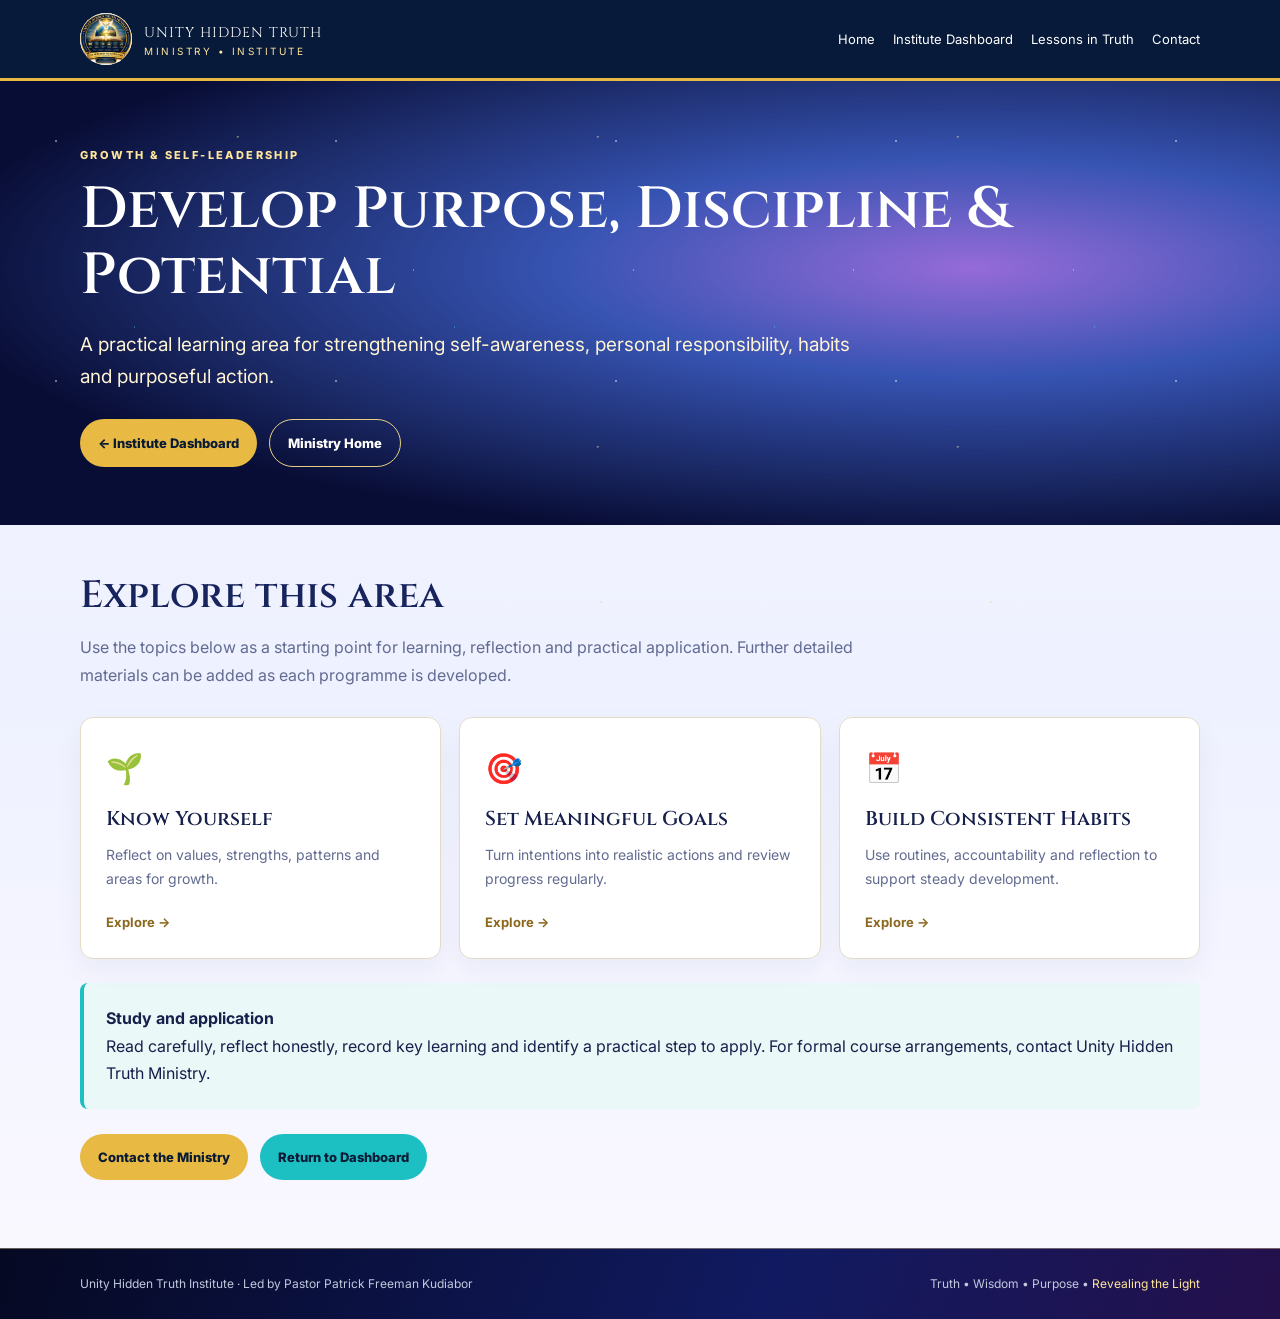
<file: personal-development.html>
<!doctype html><html lang="en-GB"><head><meta charset="utf-8"><meta name="viewport" content="width=device-width,initial-scale=1"><meta name="description" content="Personal Development — Unity Hidden Truth Institute, Ghana and global virtual learning."><title>Personal Development | Unity Hidden Truth Institute</title><link rel="preconnect" href="https://fonts.googleapis.com"><link rel="preconnect" href="https://fonts.gstatic.com" crossorigin><link href="https://fonts.googleapis.com/css2?family=Cinzel:wght@500;600;700&family=Inter:wght@400;500;600;700&display=swap" rel="stylesheet"><style>
:root{--navy:#071a3a;--blue:#174b8b;--gold:#c9a34a;--gold2:#efd27a;--cream:#fbf8f0;--ink:#172033;--muted:#647086;--teal:#1cbfc2}*{box-sizing:border-box}html{scroll-behavior:smooth;scroll-padding-top:95px}body{margin:0;background:var(--cream);color:var(--ink);font:16px/1.7 Inter,Arial,sans-serif}a{color:inherit;text-decoration:none}.container{width:min(1120px,92%);margin:auto}.topbar{background:#071a3a;color:#fff;border-bottom:3px solid var(--gold)}.nav{display:flex;align-items:center;justify-content:space-between;gap:20px;min-height:78px}.brand{display:flex;align-items:center;gap:12px;font-family:Cinzel,Georgia,serif;font-size:14px;letter-spacing:1px}.brand img{width:52px;height:52px;object-fit:contain;border-radius:50%;background:#fff}.brand small{display:block;color:var(--gold2);font:10px Inter,Arial,sans-serif;letter-spacing:2.5px}.navlinks{display:flex;gap:18px;flex-wrap:wrap;font-size:13px}.navlinks a:hover{color:var(--gold2)}.hero{background:radial-gradient(ellipse at 80% 20%,#245ca0,#123d78 34%,#071a3a 78%);color:white;padding:65px 0 58px;position:relative;overflow:hidden}.eyebrow{color:var(--gold2);font-size:11px;font-weight:800;letter-spacing:2.4px;text-transform:uppercase}.hero h1{font:600 clamp(34px,5vw,58px)/1.15 Cinzel,Georgia,serif;margin:12px 0 18px}.hero p{max-width:780px;color:#e0e8f5}.hero .lead{font-size:19px;color:#fff4d3}.actions{display:flex;gap:12px;flex-wrap:wrap;margin-top:25px}.btn{display:inline-flex;align-items:center;justify-content:center;padding:12px 18px;border-radius:6px;background:var(--gold);color:#091a35;font-weight:800;font-size:13px}.btn.alt{border:1px solid #e6ce85;background:transparent;color:#fff}.section{padding:48px 0}.section h2{font:600 clamp(26px,3.5vw,38px)/1.2 Cinzel,Georgia,serif;margin:0 0 14px}.intro{max-width:800px;color:var(--muted)}.grid{display:grid;grid-template-columns:repeat(3,minmax(0,1fr));gap:18px;margin-top:28px}.tile{display:flex;flex-direction:column;gap:9px;min-height:220px;padding:25px;background:white;border:1px solid #e5dcc8;border-radius:13px;box-shadow:0 10px 28px #1720330d;transition:transform .18s,border-color .18s}.tile:hover{transform:translateY(-4px);border-color:var(--gold)}.tile .icon{font-size:30px}.tile h3{font:600 20px/1.35 Cinzel,Georgia,serif;margin:2px 0}.tile p{color:var(--muted);font-size:14px;margin:0}.tile b{margin-top:auto;padding-top:12px;color:#8b681e;font-size:13px}.highlight{background:#eaf8f7;border-left:4px solid var(--teal);padding:22px;border-radius:8px;margin-top:24px}.lesson-list{display:grid;gap:12px;margin-top:24px}.lesson{display:flex;align-items:flex-start;gap:16px;background:#fff;border:1px solid #e5dcc8;padding:20px;border-radius:9px}.lesson strong{color:#8b681e;min-width:92px}.footer{background:#041229;color:#c1cadd;padding:25px 0;font-size:12px;margin-top:20px}.footer .container{display:flex;justify-content:space-between;gap:16px;flex-wrap:wrap}.footer a{color:var(--gold2)}@media(max-width:760px){.nav{align-items:flex-start;padding:12px 0;flex-direction:column;gap:8px}.navlinks{gap:10px 16px}.grid{grid-template-columns:1fr}.tile{min-height:175px}.hero{padding:45px 0}.section{padding:35px 0}.lesson{flex-direction:column;gap:4px}}@media(prefers-reduced-motion:reduce){html{scroll-behavior:auto}*,*:before,*:after{transition:none!important}}
</style><style>

/* UNITY HIDDEN TRUTH MINISTRY — CELESTIAL RADIANCE THEME */
:root{
 --navy:#080D35;--blue:#1739A6;--gold:#E8B943;--gold2:#FFE69A;
 --cream:#F7F5FF;--ink:#17204C;--muted:#626B91;--white:#FFFFFF;
 --violet:#7136C9;--cyan:#47D7E8;--celestial-shadow:0 18px 55px rgba(4,10,48,.20)
}
html{scroll-behavior:smooth;scroll-padding-top:90px}
body{background:linear-gradient(180deg,#F7F5FF 0%,#EEF1FF 52%,#FBF9FF 100%);color:#17204C}
body:before{content:"";position:fixed;inset:0;z-index:-1;pointer-events:none;opacity:.22;background-image:radial-gradient(2px 2px at 12% 18%,#fff 55%,transparent 60%),radial-gradient(1.5px 1.5px at 78% 22%,#fff 55%,transparent 60%),radial-gradient(2px 2px at 54% 72%,#E8B943 55%,transparent 60%),radial-gradient(1px 1px at 91% 83%,#fff 55%,transparent 60%);background-size:260px 240px,330px 300px,390px 350px,220px 260px}
a{transition:color .2s ease,background .2s ease,border-color .2s ease}
.site-header{background:rgba(8,13,53,.94);border-bottom:1px solid rgba(255,230,154,.42);box-shadow:0 8px 32px rgba(4,10,48,.22)}
.brand-name{color:#fff;text-shadow:0 0 18px rgba(71,215,232,.22)}
.brand-sub,.eyebrow{color:#FFE69A}
.nav a:hover,.nav a:focus-visible{color:#47D7E8}
.hero{background:radial-gradient(ellipse at 76% 42%,rgba(113,54,201,.72) 0%,rgba(23,57,166,.86) 30%,#080D35 76%);isolation:isolate}
.hero:before{background:linear-gradient(115deg,transparent 0 56%,rgba(71,215,232,.09) 56% 57%,transparent 57% 100%),radial-gradient(circle at 78% 48%,rgba(255,230,154,.16),transparent 34%)}
.hero:after{content:"";position:absolute;inset:0;pointer-events:none;opacity:.42;background-image:radial-gradient(2px 2px at 20% 25%,#fff 50%,transparent 60%),radial-gradient(2px 2px at 66% 18%,#FFE69A 50%,transparent 60%),radial-gradient(1px 1px at 88% 70%,#fff 50%,transparent 60%),radial-gradient(1px 1px at 42% 82%,#47D7E8 50%,transparent 60%);background-size:280px 240px,360px 310px,220px 270px,320px 300px;z-index:-1}
.hero h1 span{background:linear-gradient(100deg,#FFF4C7,#E8B943 48%,#FFFFFF);-webkit-background-clip:text;background-clip:text;color:transparent;text-shadow:none}
.hero-lead{color:#FFF1C8}.hero-text{color:#E2E8FF}
.btn{border-radius:999px;transition:transform .2s ease,box-shadow .2s ease,background .2s ease}
.btn:hover{transform:translateY(-2px);box-shadow:0 10px 28px rgba(232,185,67,.25)}
.btn-gold{background:linear-gradient(110deg,#FFE69A,#E8B943 55%,#D79B27);color:#10163E;border:1px solid rgba(255,255,255,.55)}
.btn-outline{border-color:rgba(255,230,154,.8);background:rgba(255,255,255,.045)}
.scripture{border-left-color:#47D7E8;color:#F0F2FF}.scripture b{color:#FFE69A}
.halo{border-color:rgba(255,230,154,.5);box-shadow:0 0 100px rgba(71,215,232,.16),0 0 150px rgba(113,54,201,.22)}
.large-seal{border-color:#FFE69A;background:radial-gradient(circle,#FFF1B8 0,#E8B943 30%,#7136C9 56%,#1739A6 78%,#080D35 100%);box-shadow:0 20px 80px rgba(0,0,0,.42),0 0 55px rgba(71,215,232,.22)}
.section.light,.section.parchment{background:linear-gradient(145deg,#FFFFFF,#F0F1FF 60%,#F8F2FF)}
.section.navy,.radiant-dashboard{background:radial-gradient(ellipse at 50% 0%,#234CC0 0%,#111A60 42%,#080D35 100%);color:#fff}
.section h2,.dashboard-heading h2{color:#18245D}
.section.navy h2,.radiant-dashboard .dashboard-heading h2{color:#FFE69A}
.feature-card,.content-card{border:1px solid rgba(113,54,201,.18);border-radius:18px;box-shadow:var(--celestial-shadow);background:rgba(255,255,255,.94)}
.feature-icon,.text-link,.content-card a{color:#7136C9}
.mini-divider{background:linear-gradient(90deg,#47D7E8,#E8B943,#7136C9);height:3px;border-radius:4px}
.cards .card{border:1px solid rgba(255,230,154,.38);border-radius:18px;background:linear-gradient(145deg,rgba(255,255,255,.10),rgba(113,54,201,.14));box-shadow:0 12px 32px rgba(0,0,0,.16);backdrop-filter:blur(8px)}
.content-card{transition:transform .22s ease,box-shadow .22s ease}.content-card:hover{transform:translateY(-5px);box-shadow:0 22px 55px rgba(23,57,166,.16)}
.radiant-dashboard{border-top:1px solid #FFE69A;border-bottom:1px solid #FFE69A}
.dash-tile{border:1px solid rgba(255,230,154,.72);border-radius:17px;box-shadow:0 12px 30px rgba(0,0,0,.24),inset 0 1px rgba(255,255,255,.22);transition:transform .22s ease,filter .22s ease,box-shadow .22s ease}
.dash-tile:hover{transform:translateY(-6px);filter:brightness(1.12);box-shadow:0 18px 42px rgba(0,0,0,.3),0 0 22px rgba(71,215,232,.16)}
.tile-sunrise{background:linear-gradient(145deg,#E8B943,#7136C9 54%,#1739A6)}.tile-scripture{background:linear-gradient(145deg,#FFE69A,#A86A20 38%,#1739A6 90%)}.tile-reflection{background:linear-gradient(145deg,#C05AAE,#7136C9 45%,#111A60)}.tile-institute{background:linear-gradient(145deg,#47D7E8,#2451B9 48%,#080D35)}.tile-fellowship{background:linear-gradient(145deg,#47D7E8,#087D9B 48%,#080D35)}.tile-books{background:linear-gradient(145deg,#77D6B2,#176D70 48%,#080D35)}.tile-care{background:linear-gradient(145deg,#F08BA8,#A83B75 48%,#35133D)}.tile-prayer{background:linear-gradient(145deg,#B38AFF,#7136C9 48%,#080D35)}.tile-kingdom{background:linear-gradient(145deg,#77E5F0,#167EAA 48%,#080D35)}.tile-outreach{background:linear-gradient(145deg,#FFE69A,#D77935 48%,#7136C9)}
.resource-umbrella{border:1px solid #FFE69A;border-radius:18px;background:linear-gradient(110deg,#1739A6,#111A60 55%,#7136C9);box-shadow:0 14px 36px rgba(0,0,0,.22)}
.book-shortcuts a{border-radius:12px;border-color:rgba(255,230,154,.65);box-shadow:0 7px 18px rgba(0,0,0,.15)}
.dashboard-motto{color:#FFE69A}
.quote-section{background:linear-gradient(120deg,#E9EFFF,#F8F1FF 55%,#FFF3D0)}
.quote-box blockquote{color:#17204C}.quote-box cite{color:#7136C9}
.book-cover{border:6px solid #FFE69A;border-radius:8px;background:radial-gradient(circle at top,#7136C9,#1739A6 58%,#080D35);box-shadow:0 22px 55px rgba(8,13,53,.3),0 0 24px rgba(232,185,67,.18)}
.footer{background:linear-gradient(110deg,#050923,#111A60 60%,#24104B);border-top:1px solid rgba(255,230,154,.38)}
.footer-brand{color:#FFE69A}
input,textarea,select{border-radius:10px!important;border:1px solid #D9DDF5!important}
:focus-visible{outline:3px solid #47D7E8;outline-offset:3px}
@media(prefers-reduced-motion:reduce){html{scroll-behavior:auto}*,*:before,*:after{animation-duration:.01ms!important;animation-iteration-count:1!important;transition-duration:.01ms!important}}

</style>
</head><body><header class="topbar"><div class="container nav"><a class="brand" href="index.html"><img src="logo.png" alt="Unity Hidden Truth Ministry emblem"><span>UNITY HIDDEN TRUTH<small>MINISTRY • INSTITUTE</small></span></a><nav class="navlinks" aria-label="Page navigation"><a href="index.html">Home</a><a href="institute.html">Institute Dashboard</a><a href="lessons-in-truth.html">Lessons in Truth</a><a href="index.html#contact">Contact</a></nav></div></header><main><section class="hero"><div class="container"><div class="eyebrow">GROWTH & SELF-LEADERSHIP</div><h1>Develop Purpose, Discipline & Potential</h1><p class="lead">A practical learning area for strengthening self-awareness, personal responsibility, habits and purposeful action.</p><div class="actions"><a class="btn" href="institute.html">← Institute Dashboard</a><a class="btn alt" href="index.html">Ministry Home</a></div></div></section><section class="section"><div class="container"><h2>Explore this area</h2><p class="intro">Use the topics below as a starting point for learning, reflection and practical application. Further detailed materials can be added as each programme is developed.</p><div class="grid"><a class="tile" href="#"><span class="icon">🌱</span><h3>Know Yourself</h3><p>Reflect on values, strengths, patterns and areas for growth.</p><b>Explore →</b></a><a class="tile" href="#"><span class="icon">🎯</span><h3>Set Meaningful Goals</h3><p>Turn intentions into realistic actions and review progress regularly.</p><b>Explore →</b></a><a class="tile" href="#"><span class="icon">📅</span><h3>Build Consistent Habits</h3><p>Use routines, accountability and reflection to support steady development.</p><b>Explore →</b></a></div><div class="highlight"><strong>Study and application</strong><br>Read carefully, reflect honestly, record key learning and identify a practical step to apply. For formal course arrangements, contact Unity Hidden Truth Ministry.</div><div class="actions"><a class="btn" href="index.html#contact">Contact the Ministry</a><a class="btn" style="background:#1cbfc2" href="institute.html">Return to Dashboard</a></div></div></section></main><footer class="footer"><div class="container"><span>Unity Hidden Truth Institute · Led by Pastor Patrick Freeman Kudiabor</span><span>Truth • Wisdom • Purpose • <a href="index.html">Revealing the Light</a></span></div></footer></body></html>
</file>
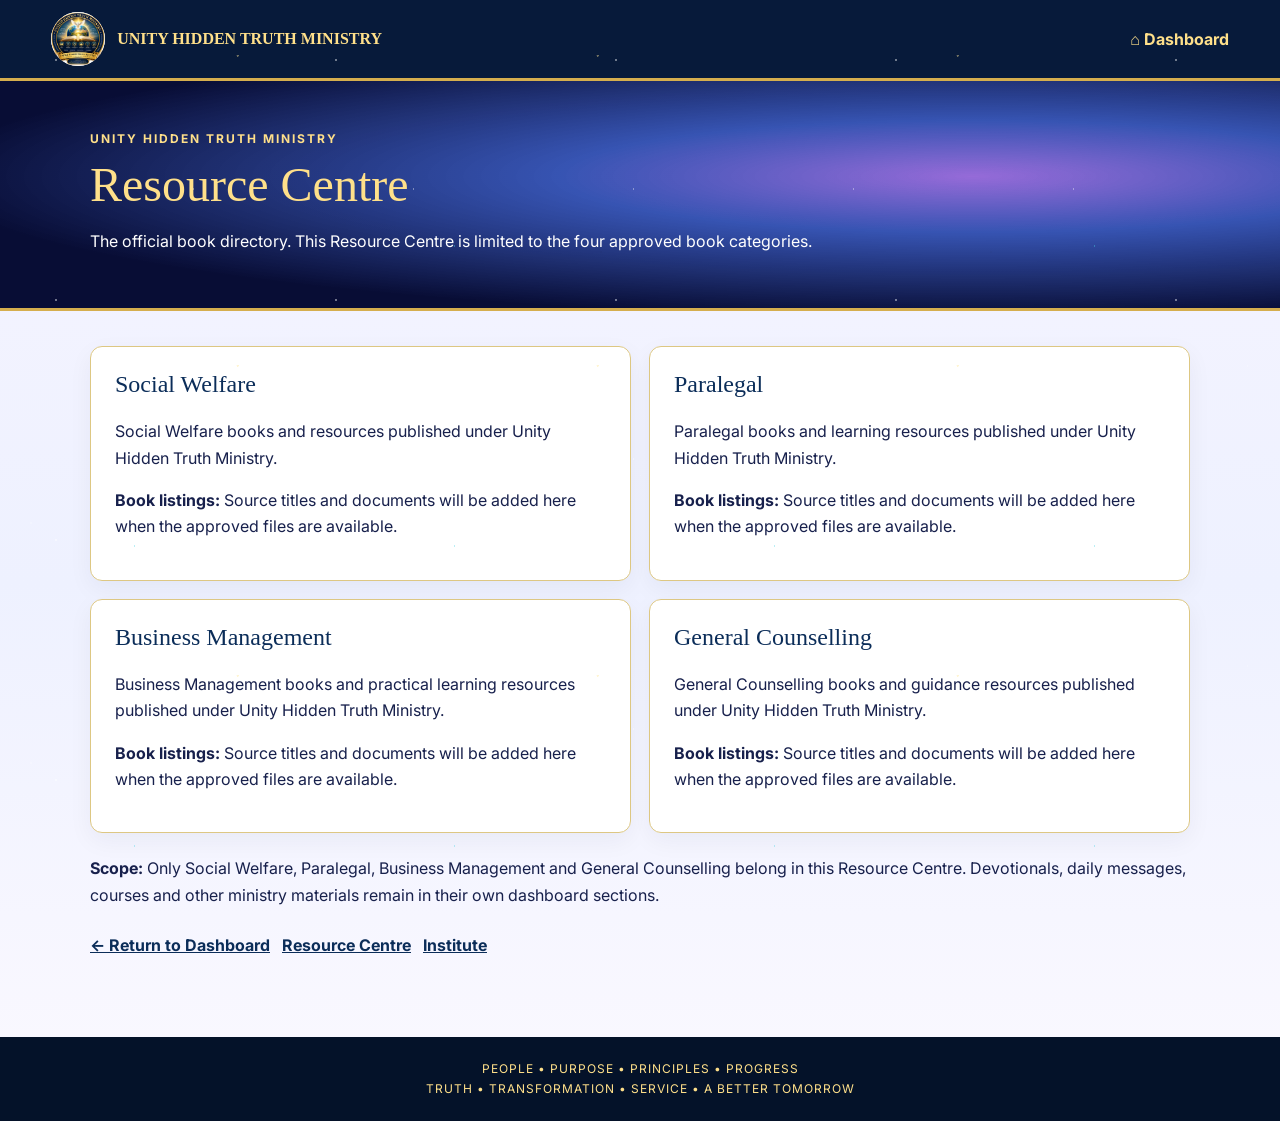
<file: resource-centre.html>
<!doctype html><html lang="en-GB"><head><meta charset="utf-8"><meta name="viewport" content="width=device-width,initial-scale=1"><meta name="description" content="Resource Centre — Unity Hidden Truth Ministry"><title>Resource Centre | Unity Hidden Truth Ministry</title><link rel="preconnect" href="https://fonts.googleapis.com"><link href="https://fonts.googleapis.com/css2?family=Inter:wght@400;600;700&display=swap" rel="stylesheet"><style>*{box-sizing:border-box}body{margin:0;font:16px/1.65 Inter,Arial,sans-serif;color:#172033;background:#fbf8f0}header{background:#071a3a;color:white;border-bottom:3px solid #d5ae4e;padding:12px 4%;display:flex;align-items:center;justify-content:space-between;gap:14px;position:sticky;top:0}header a{color:#ffe08a;text-decoration:none;font-weight:700}header img{width:54px;height:54px;object-fit:contain;border-radius:50%;background:white}.brand{display:flex;align-items:center;gap:12px;font-family:Georgia,serif;font-weight:bold}.wrap{width:min(1100px,92%);margin:auto}.hero{padding:48px 0 38px;background:radial-gradient(ellipse at top,#1763a2,#071a3a 72%);color:white;border-bottom:3px solid #d5ae4e}.hero h1{font:clamp(30px,5vw,48px) Georgia,serif;color:#ffe08a;line-height:1.15;margin:8px 0}.hero p{max-width:760px}.tag{letter-spacing:2px;font-size:12px;color:#ffe08a;font-weight:bold}.content{padding:35px 0 55px}.grid{display:grid;grid-template-columns:repeat(2,minmax(0,1fr));gap:18px}.panel{padding:24px;border:1px solid #ddc783;border-radius:12px;background:white;box-shadow:0 8px 24px #1720330d}.panel h2{font:24px Georgia,serif;color:#0b2d59;margin-top:0}.panel a,.btn{display:inline-block;margin-top:12px;padding:10px 15px;background:#0b2d59;color:white;border-radius:6px;text-decoration:none;font-weight:bold}.navlinks{display:flex;gap:12px;flex-wrap:wrap;margin:24px 0}.navlinks a{color:#0b2d59;font-weight:bold}footer{padding:22px;text-align:center;background:#041229;color:#ffe08a;font-size:12px;letter-spacing:1px}@media(max-width:650px){.grid{grid-template-columns:1fr}header{padding:10px 4%}header img{width:42px;height:42px}} </style><style>

/* UNITY HIDDEN TRUTH MINISTRY — CELESTIAL RADIANCE THEME */
:root{
 --navy:#080D35;--blue:#1739A6;--gold:#E8B943;--gold2:#FFE69A;
 --cream:#F7F5FF;--ink:#17204C;--muted:#626B91;--white:#FFFFFF;
 --violet:#7136C9;--cyan:#47D7E8;--celestial-shadow:0 18px 55px rgba(4,10,48,.20)
}
html{scroll-behavior:smooth;scroll-padding-top:90px}
body{background:linear-gradient(180deg,#F7F5FF 0%,#EEF1FF 52%,#FBF9FF 100%);color:#17204C}
body:before{content:"";position:fixed;inset:0;z-index:-1;pointer-events:none;opacity:.22;background-image:radial-gradient(2px 2px at 12% 18%,#fff 55%,transparent 60%),radial-gradient(1.5px 1.5px at 78% 22%,#fff 55%,transparent 60%),radial-gradient(2px 2px at 54% 72%,#E8B943 55%,transparent 60%),radial-gradient(1px 1px at 91% 83%,#fff 55%,transparent 60%);background-size:260px 240px,330px 300px,390px 350px,220px 260px}
a{transition:color .2s ease,background .2s ease,border-color .2s ease}
.site-header{background:rgba(8,13,53,.94);border-bottom:1px solid rgba(255,230,154,.42);box-shadow:0 8px 32px rgba(4,10,48,.22)}
.brand-name{color:#fff;text-shadow:0 0 18px rgba(71,215,232,.22)}
.brand-sub,.eyebrow{color:#FFE69A}
.nav a:hover,.nav a:focus-visible{color:#47D7E8}
.hero{background:radial-gradient(ellipse at 76% 42%,rgba(113,54,201,.72) 0%,rgba(23,57,166,.86) 30%,#080D35 76%);isolation:isolate}
.hero:before{background:linear-gradient(115deg,transparent 0 56%,rgba(71,215,232,.09) 56% 57%,transparent 57% 100%),radial-gradient(circle at 78% 48%,rgba(255,230,154,.16),transparent 34%)}
.hero:after{content:"";position:absolute;inset:0;pointer-events:none;opacity:.42;background-image:radial-gradient(2px 2px at 20% 25%,#fff 50%,transparent 60%),radial-gradient(2px 2px at 66% 18%,#FFE69A 50%,transparent 60%),radial-gradient(1px 1px at 88% 70%,#fff 50%,transparent 60%),radial-gradient(1px 1px at 42% 82%,#47D7E8 50%,transparent 60%);background-size:280px 240px,360px 310px,220px 270px,320px 300px;z-index:-1}
.hero h1 span{background:linear-gradient(100deg,#FFF4C7,#E8B943 48%,#FFFFFF);-webkit-background-clip:text;background-clip:text;color:transparent;text-shadow:none}
.hero-lead{color:#FFF1C8}.hero-text{color:#E2E8FF}
.btn{border-radius:999px;transition:transform .2s ease,box-shadow .2s ease,background .2s ease}
.btn:hover{transform:translateY(-2px);box-shadow:0 10px 28px rgba(232,185,67,.25)}
.btn-gold{background:linear-gradient(110deg,#FFE69A,#E8B943 55%,#D79B27);color:#10163E;border:1px solid rgba(255,255,255,.55)}
.btn-outline{border-color:rgba(255,230,154,.8);background:rgba(255,255,255,.045)}
.scripture{border-left-color:#47D7E8;color:#F0F2FF}.scripture b{color:#FFE69A}
.halo{border-color:rgba(255,230,154,.5);box-shadow:0 0 100px rgba(71,215,232,.16),0 0 150px rgba(113,54,201,.22)}
.large-seal{border-color:#FFE69A;background:radial-gradient(circle,#FFF1B8 0,#E8B943 30%,#7136C9 56%,#1739A6 78%,#080D35 100%);box-shadow:0 20px 80px rgba(0,0,0,.42),0 0 55px rgba(71,215,232,.22)}
.section.light,.section.parchment{background:linear-gradient(145deg,#FFFFFF,#F0F1FF 60%,#F8F2FF)}
.section.navy,.radiant-dashboard{background:radial-gradient(ellipse at 50% 0%,#234CC0 0%,#111A60 42%,#080D35 100%);color:#fff}
.section h2,.dashboard-heading h2{color:#18245D}
.section.navy h2,.radiant-dashboard .dashboard-heading h2{color:#FFE69A}
.feature-card,.content-card{border:1px solid rgba(113,54,201,.18);border-radius:18px;box-shadow:var(--celestial-shadow);background:rgba(255,255,255,.94)}
.feature-icon,.text-link,.content-card a{color:#7136C9}
.mini-divider{background:linear-gradient(90deg,#47D7E8,#E8B943,#7136C9);height:3px;border-radius:4px}
.cards .card{border:1px solid rgba(255,230,154,.38);border-radius:18px;background:linear-gradient(145deg,rgba(255,255,255,.10),rgba(113,54,201,.14));box-shadow:0 12px 32px rgba(0,0,0,.16);backdrop-filter:blur(8px)}
.content-card{transition:transform .22s ease,box-shadow .22s ease}.content-card:hover{transform:translateY(-5px);box-shadow:0 22px 55px rgba(23,57,166,.16)}
.radiant-dashboard{border-top:1px solid #FFE69A;border-bottom:1px solid #FFE69A}
.dash-tile{border:1px solid rgba(255,230,154,.72);border-radius:17px;box-shadow:0 12px 30px rgba(0,0,0,.24),inset 0 1px rgba(255,255,255,.22);transition:transform .22s ease,filter .22s ease,box-shadow .22s ease}
.dash-tile:hover{transform:translateY(-6px);filter:brightness(1.12);box-shadow:0 18px 42px rgba(0,0,0,.3),0 0 22px rgba(71,215,232,.16)}
.tile-sunrise{background:linear-gradient(145deg,#E8B943,#7136C9 54%,#1739A6)}.tile-scripture{background:linear-gradient(145deg,#FFE69A,#A86A20 38%,#1739A6 90%)}.tile-reflection{background:linear-gradient(145deg,#C05AAE,#7136C9 45%,#111A60)}.tile-institute{background:linear-gradient(145deg,#47D7E8,#2451B9 48%,#080D35)}.tile-fellowship{background:linear-gradient(145deg,#47D7E8,#087D9B 48%,#080D35)}.tile-books{background:linear-gradient(145deg,#77D6B2,#176D70 48%,#080D35)}.tile-care{background:linear-gradient(145deg,#F08BA8,#A83B75 48%,#35133D)}.tile-prayer{background:linear-gradient(145deg,#B38AFF,#7136C9 48%,#080D35)}.tile-kingdom{background:linear-gradient(145deg,#77E5F0,#167EAA 48%,#080D35)}.tile-outreach{background:linear-gradient(145deg,#FFE69A,#D77935 48%,#7136C9)}
.resource-umbrella{border:1px solid #FFE69A;border-radius:18px;background:linear-gradient(110deg,#1739A6,#111A60 55%,#7136C9);box-shadow:0 14px 36px rgba(0,0,0,.22)}
.book-shortcuts a{border-radius:12px;border-color:rgba(255,230,154,.65);box-shadow:0 7px 18px rgba(0,0,0,.15)}
.dashboard-motto{color:#FFE69A}
.quote-section{background:linear-gradient(120deg,#E9EFFF,#F8F1FF 55%,#FFF3D0)}
.quote-box blockquote{color:#17204C}.quote-box cite{color:#7136C9}
.book-cover{border:6px solid #FFE69A;border-radius:8px;background:radial-gradient(circle at top,#7136C9,#1739A6 58%,#080D35);box-shadow:0 22px 55px rgba(8,13,53,.3),0 0 24px rgba(232,185,67,.18)}
.footer{background:linear-gradient(110deg,#050923,#111A60 60%,#24104B);border-top:1px solid rgba(255,230,154,.38)}
.footer-brand{color:#FFE69A}
input,textarea,select{border-radius:10px!important;border:1px solid #D9DDF5!important}
:focus-visible{outline:3px solid #47D7E8;outline-offset:3px}
@media(prefers-reduced-motion:reduce){html{scroll-behavior:auto}*,*:before,*:after{animation-duration:.01ms!important;animation-iteration-count:1!important;transition-duration:.01ms!important}}

</style>
</head><body><header><a class="brand" href="index.html"><img src="logo.png" alt="Unity Hidden Truth Ministry logo"><span>UNITY HIDDEN TRUTH MINISTRY</span></a><nav><a href="index.html">⌂ Dashboard</a></nav></header><section class="hero"><div class="wrap"><div class="tag">UNITY HIDDEN TRUTH MINISTRY</div><h1>Resource Centre</h1><p>The official book directory. This Resource Centre is limited to the four approved book categories.</p></div></section><main class="wrap content"><div class="grid"><article class="panel" id="social-welfare"><h2>Social Welfare</h2><p>Social Welfare books and resources published under Unity Hidden Truth Ministry.</p><p><strong>Book listings:</strong> Source titles and documents will be added here when the approved files are available.</p></article><article class="panel" id="paralegal"><h2>Paralegal</h2><p>Paralegal books and learning resources published under Unity Hidden Truth Ministry.</p><p><strong>Book listings:</strong> Source titles and documents will be added here when the approved files are available.</p></article><article class="panel" id="business-management"><h2>Business Management</h2><p>Business Management books and practical learning resources published under Unity Hidden Truth Ministry.</p><p><strong>Book listings:</strong> Source titles and documents will be added here when the approved files are available.</p></article><article class="panel" id="general-counselling"><h2>General Counselling</h2><p>General Counselling books and guidance resources published under Unity Hidden Truth Ministry.</p><p><strong>Book listings:</strong> Source titles and documents will be added here when the approved files are available.</p></article></div><p style="margin-top:22px"><strong>Scope:</strong> Only Social Welfare, Paralegal, Business Management and General Counselling belong in this Resource Centre. Devotionals, daily messages, courses and other ministry materials remain in their own dashboard sections.</p><div class="navlinks"><a href="index.html">← Return to Dashboard</a><a href="resource-centre.html">Resource Centre</a><a href="institute.html">Institute</a></div></main><footer>PEOPLE • PURPOSE • PRINCIPLES • PROGRESS<br>TRUTH • TRANSFORMATION • SERVICE • A BETTER TOMORROW</footer></body></html>
</file>
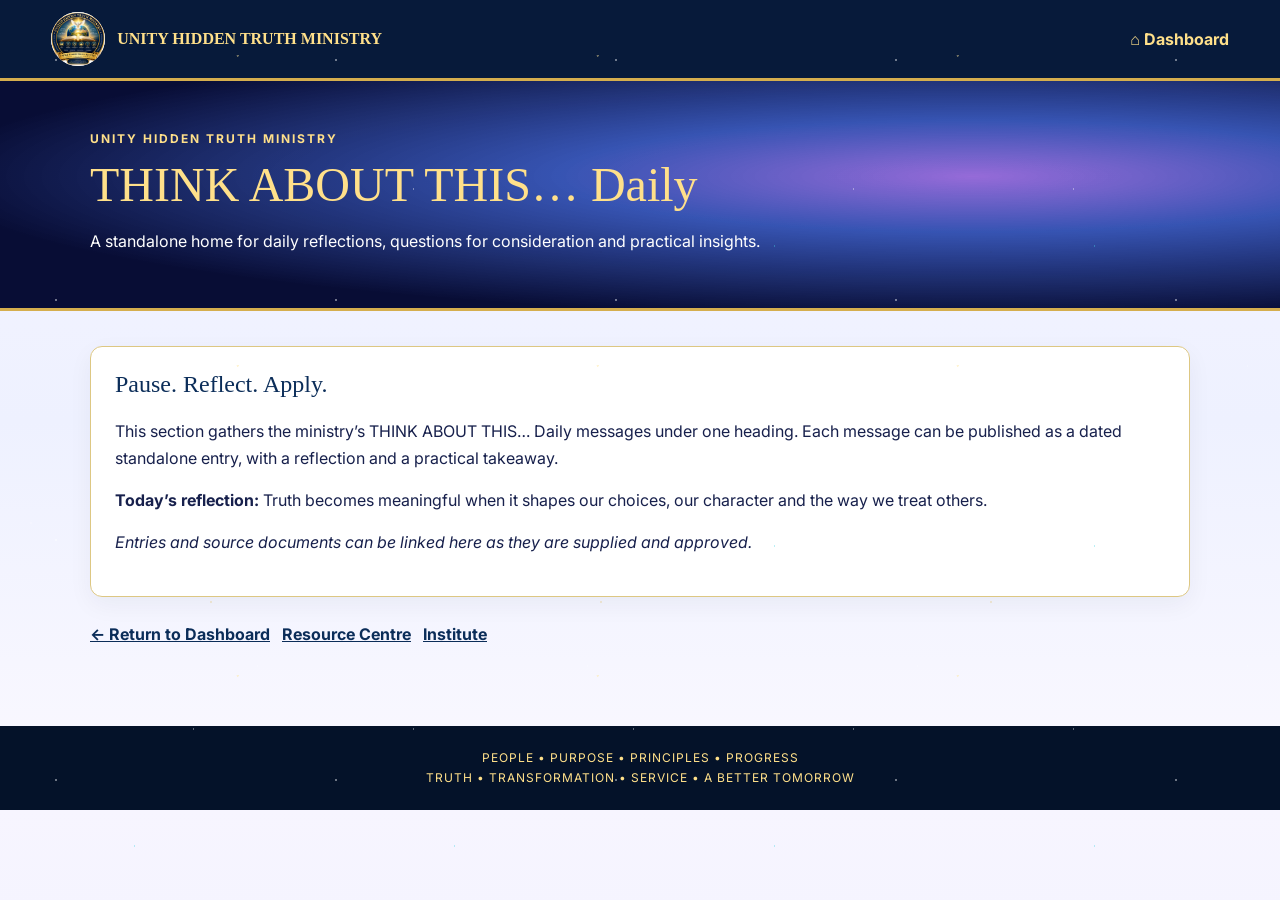
<file: think-about-this.html>
<!doctype html><html lang="en-GB"><head><meta charset="utf-8"><meta name="viewport" content="width=device-width,initial-scale=1"><meta name="description" content="THINK ABOUT THIS… Daily — Unity Hidden Truth Ministry"><title>THINK ABOUT THIS… Daily | Unity Hidden Truth Ministry</title><link rel="preconnect" href="https://fonts.googleapis.com"><link href="https://fonts.googleapis.com/css2?family=Inter:wght@400;600;700&display=swap" rel="stylesheet"><style>*{box-sizing:border-box}body{margin:0;font:16px/1.65 Inter,Arial,sans-serif;color:#172033;background:#fbf8f0}header{background:#071a3a;color:white;border-bottom:3px solid #d5ae4e;padding:12px 4%;display:flex;align-items:center;justify-content:space-between;gap:14px;position:sticky;top:0}header a{color:#ffe08a;text-decoration:none;font-weight:700}header img{width:54px;height:54px;object-fit:contain;border-radius:50%;background:white}.brand{display:flex;align-items:center;gap:12px;font-family:Georgia,serif;font-weight:bold}.wrap{width:min(1100px,92%);margin:auto}.hero{padding:48px 0 38px;background:radial-gradient(ellipse at top,#1763a2,#071a3a 72%);color:white;border-bottom:3px solid #d5ae4e}.hero h1{font:clamp(30px,5vw,48px) Georgia,serif;color:#ffe08a;line-height:1.15;margin:8px 0}.hero p{max-width:760px}.tag{letter-spacing:2px;font-size:12px;color:#ffe08a;font-weight:bold}.content{padding:35px 0 55px}.grid{display:grid;grid-template-columns:repeat(2,minmax(0,1fr));gap:18px}.panel{padding:24px;border:1px solid #ddc783;border-radius:12px;background:white;box-shadow:0 8px 24px #1720330d}.panel h2{font:24px Georgia,serif;color:#0b2d59;margin-top:0}.panel a,.btn{display:inline-block;margin-top:12px;padding:10px 15px;background:#0b2d59;color:white;border-radius:6px;text-decoration:none;font-weight:bold}.navlinks{display:flex;gap:12px;flex-wrap:wrap;margin:24px 0}.navlinks a{color:#0b2d59;font-weight:bold}footer{padding:22px;text-align:center;background:#041229;color:#ffe08a;font-size:12px;letter-spacing:1px}@media(max-width:650px){.grid{grid-template-columns:1fr}header{padding:10px 4%}header img{width:42px;height:42px}} </style><style>

/* UNITY HIDDEN TRUTH MINISTRY — CELESTIAL RADIANCE THEME */
:root{
 --navy:#080D35;--blue:#1739A6;--gold:#E8B943;--gold2:#FFE69A;
 --cream:#F7F5FF;--ink:#17204C;--muted:#626B91;--white:#FFFFFF;
 --violet:#7136C9;--cyan:#47D7E8;--celestial-shadow:0 18px 55px rgba(4,10,48,.20)
}
html{scroll-behavior:smooth;scroll-padding-top:90px}
body{background:linear-gradient(180deg,#F7F5FF 0%,#EEF1FF 52%,#FBF9FF 100%);color:#17204C}
body:before{content:"";position:fixed;inset:0;z-index:-1;pointer-events:none;opacity:.22;background-image:radial-gradient(2px 2px at 12% 18%,#fff 55%,transparent 60%),radial-gradient(1.5px 1.5px at 78% 22%,#fff 55%,transparent 60%),radial-gradient(2px 2px at 54% 72%,#E8B943 55%,transparent 60%),radial-gradient(1px 1px at 91% 83%,#fff 55%,transparent 60%);background-size:260px 240px,330px 300px,390px 350px,220px 260px}
a{transition:color .2s ease,background .2s ease,border-color .2s ease}
.site-header{background:rgba(8,13,53,.94);border-bottom:1px solid rgba(255,230,154,.42);box-shadow:0 8px 32px rgba(4,10,48,.22)}
.brand-name{color:#fff;text-shadow:0 0 18px rgba(71,215,232,.22)}
.brand-sub,.eyebrow{color:#FFE69A}
.nav a:hover,.nav a:focus-visible{color:#47D7E8}
.hero{background:radial-gradient(ellipse at 76% 42%,rgba(113,54,201,.72) 0%,rgba(23,57,166,.86) 30%,#080D35 76%);isolation:isolate}
.hero:before{background:linear-gradient(115deg,transparent 0 56%,rgba(71,215,232,.09) 56% 57%,transparent 57% 100%),radial-gradient(circle at 78% 48%,rgba(255,230,154,.16),transparent 34%)}
.hero:after{content:"";position:absolute;inset:0;pointer-events:none;opacity:.42;background-image:radial-gradient(2px 2px at 20% 25%,#fff 50%,transparent 60%),radial-gradient(2px 2px at 66% 18%,#FFE69A 50%,transparent 60%),radial-gradient(1px 1px at 88% 70%,#fff 50%,transparent 60%),radial-gradient(1px 1px at 42% 82%,#47D7E8 50%,transparent 60%);background-size:280px 240px,360px 310px,220px 270px,320px 300px;z-index:-1}
.hero h1 span{background:linear-gradient(100deg,#FFF4C7,#E8B943 48%,#FFFFFF);-webkit-background-clip:text;background-clip:text;color:transparent;text-shadow:none}
.hero-lead{color:#FFF1C8}.hero-text{color:#E2E8FF}
.btn{border-radius:999px;transition:transform .2s ease,box-shadow .2s ease,background .2s ease}
.btn:hover{transform:translateY(-2px);box-shadow:0 10px 28px rgba(232,185,67,.25)}
.btn-gold{background:linear-gradient(110deg,#FFE69A,#E8B943 55%,#D79B27);color:#10163E;border:1px solid rgba(255,255,255,.55)}
.btn-outline{border-color:rgba(255,230,154,.8);background:rgba(255,255,255,.045)}
.scripture{border-left-color:#47D7E8;color:#F0F2FF}.scripture b{color:#FFE69A}
.halo{border-color:rgba(255,230,154,.5);box-shadow:0 0 100px rgba(71,215,232,.16),0 0 150px rgba(113,54,201,.22)}
.large-seal{border-color:#FFE69A;background:radial-gradient(circle,#FFF1B8 0,#E8B943 30%,#7136C9 56%,#1739A6 78%,#080D35 100%);box-shadow:0 20px 80px rgba(0,0,0,.42),0 0 55px rgba(71,215,232,.22)}
.section.light,.section.parchment{background:linear-gradient(145deg,#FFFFFF,#F0F1FF 60%,#F8F2FF)}
.section.navy,.radiant-dashboard{background:radial-gradient(ellipse at 50% 0%,#234CC0 0%,#111A60 42%,#080D35 100%);color:#fff}
.section h2,.dashboard-heading h2{color:#18245D}
.section.navy h2,.radiant-dashboard .dashboard-heading h2{color:#FFE69A}
.feature-card,.content-card{border:1px solid rgba(113,54,201,.18);border-radius:18px;box-shadow:var(--celestial-shadow);background:rgba(255,255,255,.94)}
.feature-icon,.text-link,.content-card a{color:#7136C9}
.mini-divider{background:linear-gradient(90deg,#47D7E8,#E8B943,#7136C9);height:3px;border-radius:4px}
.cards .card{border:1px solid rgba(255,230,154,.38);border-radius:18px;background:linear-gradient(145deg,rgba(255,255,255,.10),rgba(113,54,201,.14));box-shadow:0 12px 32px rgba(0,0,0,.16);backdrop-filter:blur(8px)}
.content-card{transition:transform .22s ease,box-shadow .22s ease}.content-card:hover{transform:translateY(-5px);box-shadow:0 22px 55px rgba(23,57,166,.16)}
.radiant-dashboard{border-top:1px solid #FFE69A;border-bottom:1px solid #FFE69A}
.dash-tile{border:1px solid rgba(255,230,154,.72);border-radius:17px;box-shadow:0 12px 30px rgba(0,0,0,.24),inset 0 1px rgba(255,255,255,.22);transition:transform .22s ease,filter .22s ease,box-shadow .22s ease}
.dash-tile:hover{transform:translateY(-6px);filter:brightness(1.12);box-shadow:0 18px 42px rgba(0,0,0,.3),0 0 22px rgba(71,215,232,.16)}
.tile-sunrise{background:linear-gradient(145deg,#E8B943,#7136C9 54%,#1739A6)}.tile-scripture{background:linear-gradient(145deg,#FFE69A,#A86A20 38%,#1739A6 90%)}.tile-reflection{background:linear-gradient(145deg,#C05AAE,#7136C9 45%,#111A60)}.tile-institute{background:linear-gradient(145deg,#47D7E8,#2451B9 48%,#080D35)}.tile-fellowship{background:linear-gradient(145deg,#47D7E8,#087D9B 48%,#080D35)}.tile-books{background:linear-gradient(145deg,#77D6B2,#176D70 48%,#080D35)}.tile-care{background:linear-gradient(145deg,#F08BA8,#A83B75 48%,#35133D)}.tile-prayer{background:linear-gradient(145deg,#B38AFF,#7136C9 48%,#080D35)}.tile-kingdom{background:linear-gradient(145deg,#77E5F0,#167EAA 48%,#080D35)}.tile-outreach{background:linear-gradient(145deg,#FFE69A,#D77935 48%,#7136C9)}
.resource-umbrella{border:1px solid #FFE69A;border-radius:18px;background:linear-gradient(110deg,#1739A6,#111A60 55%,#7136C9);box-shadow:0 14px 36px rgba(0,0,0,.22)}
.book-shortcuts a{border-radius:12px;border-color:rgba(255,230,154,.65);box-shadow:0 7px 18px rgba(0,0,0,.15)}
.dashboard-motto{color:#FFE69A}
.quote-section{background:linear-gradient(120deg,#E9EFFF,#F8F1FF 55%,#FFF3D0)}
.quote-box blockquote{color:#17204C}.quote-box cite{color:#7136C9}
.book-cover{border:6px solid #FFE69A;border-radius:8px;background:radial-gradient(circle at top,#7136C9,#1739A6 58%,#080D35);box-shadow:0 22px 55px rgba(8,13,53,.3),0 0 24px rgba(232,185,67,.18)}
.footer{background:linear-gradient(110deg,#050923,#111A60 60%,#24104B);border-top:1px solid rgba(255,230,154,.38)}
.footer-brand{color:#FFE69A}
input,textarea,select{border-radius:10px!important;border:1px solid #D9DDF5!important}
:focus-visible{outline:3px solid #47D7E8;outline-offset:3px}
@media(prefers-reduced-motion:reduce){html{scroll-behavior:auto}*,*:before,*:after{animation-duration:.01ms!important;animation-iteration-count:1!important;transition-duration:.01ms!important}}

</style>
</head><body><header><a class="brand" href="index.html"><img src="logo.png" alt="Unity Hidden Truth Ministry logo"><span>UNITY HIDDEN TRUTH MINISTRY</span></a><nav><a href="index.html">⌂ Dashboard</a></nav></header><section class="hero"><div class="wrap"><div class="tag">UNITY HIDDEN TRUTH MINISTRY</div><h1>THINK ABOUT THIS… Daily</h1><p>A standalone home for daily reflections, questions for consideration and practical insights.</p></div></section><main class="wrap content"><div class="panel"><h2>Pause. Reflect. Apply.</h2><p>This section gathers the ministry’s THINK ABOUT THIS… Daily messages under one heading. Each message can be published as a dated standalone entry, with a reflection and a practical takeaway.</p><p><strong>Today’s reflection:</strong> Truth becomes meaningful when it shapes our choices, our character and the way we treat others.</p><p><em>Entries and source documents can be linked here as they are supplied and approved.</em></p></div><div class="navlinks"><a href="index.html">← Return to Dashboard</a><a href="resource-centre.html">Resource Centre</a><a href="institute.html">Institute</a></div></main><footer>PEOPLE • PURPOSE • PRINCIPLES • PROGRESS<br>TRUTH • TRANSFORMATION • SERVICE • A BETTER TOMORROW</footer></body></html>
</file>
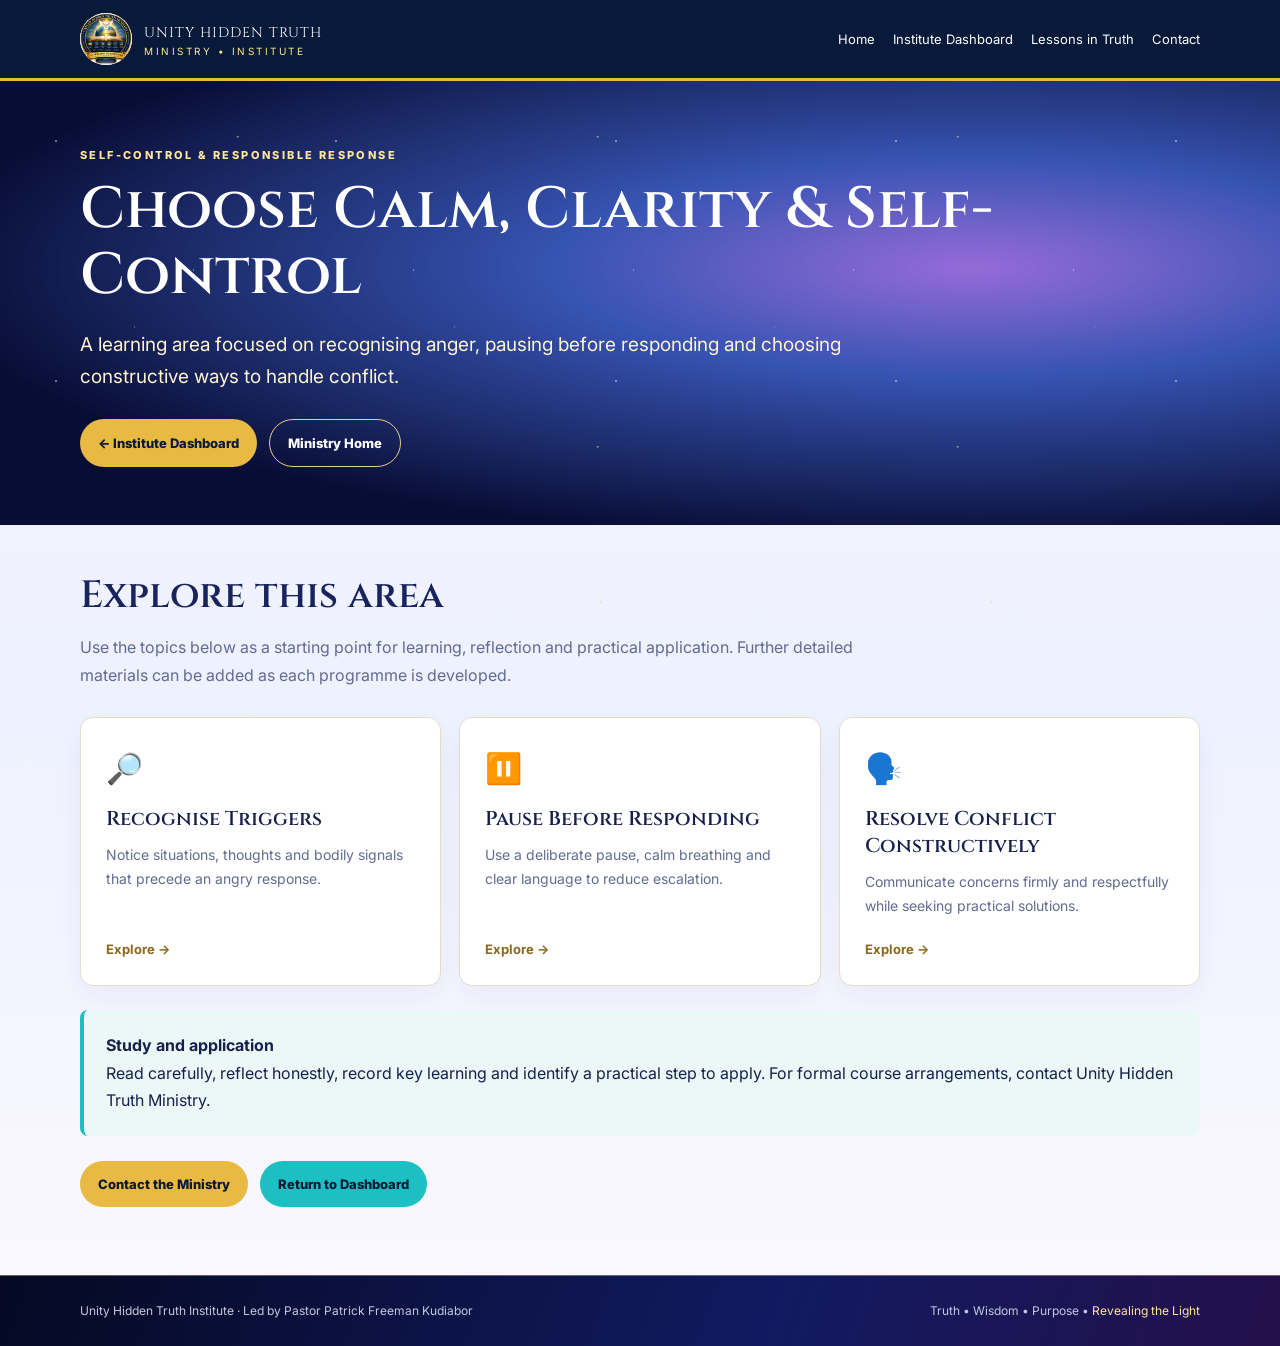
<file: zero-anger.html>
<!doctype html><html lang="en-GB"><head><meta charset="utf-8"><meta name="viewport" content="width=device-width,initial-scale=1"><meta name="description" content="Zero Tolerance of Anger — Unity Hidden Truth Institute, Ghana and global virtual learning."><title>Zero Tolerance of Anger | Unity Hidden Truth Institute</title><link rel="preconnect" href="https://fonts.googleapis.com"><link rel="preconnect" href="https://fonts.gstatic.com" crossorigin><link href="https://fonts.googleapis.com/css2?family=Cinzel:wght@500;600;700&family=Inter:wght@400;500;600;700&display=swap" rel="stylesheet"><style>
:root{--navy:#071a3a;--blue:#174b8b;--gold:#c9a34a;--gold2:#efd27a;--cream:#fbf8f0;--ink:#172033;--muted:#647086;--teal:#1cbfc2}*{box-sizing:border-box}html{scroll-behavior:smooth;scroll-padding-top:95px}body{margin:0;background:var(--cream);color:var(--ink);font:16px/1.7 Inter,Arial,sans-serif}a{color:inherit;text-decoration:none}.container{width:min(1120px,92%);margin:auto}.topbar{background:#071a3a;color:#fff;border-bottom:3px solid var(--gold)}.nav{display:flex;align-items:center;justify-content:space-between;gap:20px;min-height:78px}.brand{display:flex;align-items:center;gap:12px;font-family:Cinzel,Georgia,serif;font-size:14px;letter-spacing:1px}.brand img{width:52px;height:52px;object-fit:contain;border-radius:50%;background:#fff}.brand small{display:block;color:var(--gold2);font:10px Inter,Arial,sans-serif;letter-spacing:2.5px}.navlinks{display:flex;gap:18px;flex-wrap:wrap;font-size:13px}.navlinks a:hover{color:var(--gold2)}.hero{background:radial-gradient(ellipse at 80% 20%,#245ca0,#123d78 34%,#071a3a 78%);color:white;padding:65px 0 58px;position:relative;overflow:hidden}.eyebrow{color:var(--gold2);font-size:11px;font-weight:800;letter-spacing:2.4px;text-transform:uppercase}.hero h1{font:600 clamp(34px,5vw,58px)/1.15 Cinzel,Georgia,serif;margin:12px 0 18px}.hero p{max-width:780px;color:#e0e8f5}.hero .lead{font-size:19px;color:#fff4d3}.actions{display:flex;gap:12px;flex-wrap:wrap;margin-top:25px}.btn{display:inline-flex;align-items:center;justify-content:center;padding:12px 18px;border-radius:6px;background:var(--gold);color:#091a35;font-weight:800;font-size:13px}.btn.alt{border:1px solid #e6ce85;background:transparent;color:#fff}.section{padding:48px 0}.section h2{font:600 clamp(26px,3.5vw,38px)/1.2 Cinzel,Georgia,serif;margin:0 0 14px}.intro{max-width:800px;color:var(--muted)}.grid{display:grid;grid-template-columns:repeat(3,minmax(0,1fr));gap:18px;margin-top:28px}.tile{display:flex;flex-direction:column;gap:9px;min-height:220px;padding:25px;background:white;border:1px solid #e5dcc8;border-radius:13px;box-shadow:0 10px 28px #1720330d;transition:transform .18s,border-color .18s}.tile:hover{transform:translateY(-4px);border-color:var(--gold)}.tile .icon{font-size:30px}.tile h3{font:600 20px/1.35 Cinzel,Georgia,serif;margin:2px 0}.tile p{color:var(--muted);font-size:14px;margin:0}.tile b{margin-top:auto;padding-top:12px;color:#8b681e;font-size:13px}.highlight{background:#eaf8f7;border-left:4px solid var(--teal);padding:22px;border-radius:8px;margin-top:24px}.lesson-list{display:grid;gap:12px;margin-top:24px}.lesson{display:flex;align-items:flex-start;gap:16px;background:#fff;border:1px solid #e5dcc8;padding:20px;border-radius:9px}.lesson strong{color:#8b681e;min-width:92px}.footer{background:#041229;color:#c1cadd;padding:25px 0;font-size:12px;margin-top:20px}.footer .container{display:flex;justify-content:space-between;gap:16px;flex-wrap:wrap}.footer a{color:var(--gold2)}@media(max-width:760px){.nav{align-items:flex-start;padding:12px 0;flex-direction:column;gap:8px}.navlinks{gap:10px 16px}.grid{grid-template-columns:1fr}.tile{min-height:175px}.hero{padding:45px 0}.section{padding:35px 0}.lesson{flex-direction:column;gap:4px}}@media(prefers-reduced-motion:reduce){html{scroll-behavior:auto}*,*:before,*:after{transition:none!important}}
</style><style>

/* UNITY HIDDEN TRUTH MINISTRY — CELESTIAL RADIANCE THEME */
:root{
 --navy:#080D35;--blue:#1739A6;--gold:#E8B943;--gold2:#FFE69A;
 --cream:#F7F5FF;--ink:#17204C;--muted:#626B91;--white:#FFFFFF;
 --violet:#7136C9;--cyan:#47D7E8;--celestial-shadow:0 18px 55px rgba(4,10,48,.20)
}
html{scroll-behavior:smooth;scroll-padding-top:90px}
body{background:linear-gradient(180deg,#F7F5FF 0%,#EEF1FF 52%,#FBF9FF 100%);color:#17204C}
body:before{content:"";position:fixed;inset:0;z-index:-1;pointer-events:none;opacity:.22;background-image:radial-gradient(2px 2px at 12% 18%,#fff 55%,transparent 60%),radial-gradient(1.5px 1.5px at 78% 22%,#fff 55%,transparent 60%),radial-gradient(2px 2px at 54% 72%,#E8B943 55%,transparent 60%),radial-gradient(1px 1px at 91% 83%,#fff 55%,transparent 60%);background-size:260px 240px,330px 300px,390px 350px,220px 260px}
a{transition:color .2s ease,background .2s ease,border-color .2s ease}
.site-header{background:rgba(8,13,53,.94);border-bottom:1px solid rgba(255,230,154,.42);box-shadow:0 8px 32px rgba(4,10,48,.22)}
.brand-name{color:#fff;text-shadow:0 0 18px rgba(71,215,232,.22)}
.brand-sub,.eyebrow{color:#FFE69A}
.nav a:hover,.nav a:focus-visible{color:#47D7E8}
.hero{background:radial-gradient(ellipse at 76% 42%,rgba(113,54,201,.72) 0%,rgba(23,57,166,.86) 30%,#080D35 76%);isolation:isolate}
.hero:before{background:linear-gradient(115deg,transparent 0 56%,rgba(71,215,232,.09) 56% 57%,transparent 57% 100%),radial-gradient(circle at 78% 48%,rgba(255,230,154,.16),transparent 34%)}
.hero:after{content:"";position:absolute;inset:0;pointer-events:none;opacity:.42;background-image:radial-gradient(2px 2px at 20% 25%,#fff 50%,transparent 60%),radial-gradient(2px 2px at 66% 18%,#FFE69A 50%,transparent 60%),radial-gradient(1px 1px at 88% 70%,#fff 50%,transparent 60%),radial-gradient(1px 1px at 42% 82%,#47D7E8 50%,transparent 60%);background-size:280px 240px,360px 310px,220px 270px,320px 300px;z-index:-1}
.hero h1 span{background:linear-gradient(100deg,#FFF4C7,#E8B943 48%,#FFFFFF);-webkit-background-clip:text;background-clip:text;color:transparent;text-shadow:none}
.hero-lead{color:#FFF1C8}.hero-text{color:#E2E8FF}
.btn{border-radius:999px;transition:transform .2s ease,box-shadow .2s ease,background .2s ease}
.btn:hover{transform:translateY(-2px);box-shadow:0 10px 28px rgba(232,185,67,.25)}
.btn-gold{background:linear-gradient(110deg,#FFE69A,#E8B943 55%,#D79B27);color:#10163E;border:1px solid rgba(255,255,255,.55)}
.btn-outline{border-color:rgba(255,230,154,.8);background:rgba(255,255,255,.045)}
.scripture{border-left-color:#47D7E8;color:#F0F2FF}.scripture b{color:#FFE69A}
.halo{border-color:rgba(255,230,154,.5);box-shadow:0 0 100px rgba(71,215,232,.16),0 0 150px rgba(113,54,201,.22)}
.large-seal{border-color:#FFE69A;background:radial-gradient(circle,#FFF1B8 0,#E8B943 30%,#7136C9 56%,#1739A6 78%,#080D35 100%);box-shadow:0 20px 80px rgba(0,0,0,.42),0 0 55px rgba(71,215,232,.22)}
.section.light,.section.parchment{background:linear-gradient(145deg,#FFFFFF,#F0F1FF 60%,#F8F2FF)}
.section.navy,.radiant-dashboard{background:radial-gradient(ellipse at 50% 0%,#234CC0 0%,#111A60 42%,#080D35 100%);color:#fff}
.section h2,.dashboard-heading h2{color:#18245D}
.section.navy h2,.radiant-dashboard .dashboard-heading h2{color:#FFE69A}
.feature-card,.content-card{border:1px solid rgba(113,54,201,.18);border-radius:18px;box-shadow:var(--celestial-shadow);background:rgba(255,255,255,.94)}
.feature-icon,.text-link,.content-card a{color:#7136C9}
.mini-divider{background:linear-gradient(90deg,#47D7E8,#E8B943,#7136C9);height:3px;border-radius:4px}
.cards .card{border:1px solid rgba(255,230,154,.38);border-radius:18px;background:linear-gradient(145deg,rgba(255,255,255,.10),rgba(113,54,201,.14));box-shadow:0 12px 32px rgba(0,0,0,.16);backdrop-filter:blur(8px)}
.content-card{transition:transform .22s ease,box-shadow .22s ease}.content-card:hover{transform:translateY(-5px);box-shadow:0 22px 55px rgba(23,57,166,.16)}
.radiant-dashboard{border-top:1px solid #FFE69A;border-bottom:1px solid #FFE69A}
.dash-tile{border:1px solid rgba(255,230,154,.72);border-radius:17px;box-shadow:0 12px 30px rgba(0,0,0,.24),inset 0 1px rgba(255,255,255,.22);transition:transform .22s ease,filter .22s ease,box-shadow .22s ease}
.dash-tile:hover{transform:translateY(-6px);filter:brightness(1.12);box-shadow:0 18px 42px rgba(0,0,0,.3),0 0 22px rgba(71,215,232,.16)}
.tile-sunrise{background:linear-gradient(145deg,#E8B943,#7136C9 54%,#1739A6)}.tile-scripture{background:linear-gradient(145deg,#FFE69A,#A86A20 38%,#1739A6 90%)}.tile-reflection{background:linear-gradient(145deg,#C05AAE,#7136C9 45%,#111A60)}.tile-institute{background:linear-gradient(145deg,#47D7E8,#2451B9 48%,#080D35)}.tile-fellowship{background:linear-gradient(145deg,#47D7E8,#087D9B 48%,#080D35)}.tile-books{background:linear-gradient(145deg,#77D6B2,#176D70 48%,#080D35)}.tile-care{background:linear-gradient(145deg,#F08BA8,#A83B75 48%,#35133D)}.tile-prayer{background:linear-gradient(145deg,#B38AFF,#7136C9 48%,#080D35)}.tile-kingdom{background:linear-gradient(145deg,#77E5F0,#167EAA 48%,#080D35)}.tile-outreach{background:linear-gradient(145deg,#FFE69A,#D77935 48%,#7136C9)}
.resource-umbrella{border:1px solid #FFE69A;border-radius:18px;background:linear-gradient(110deg,#1739A6,#111A60 55%,#7136C9);box-shadow:0 14px 36px rgba(0,0,0,.22)}
.book-shortcuts a{border-radius:12px;border-color:rgba(255,230,154,.65);box-shadow:0 7px 18px rgba(0,0,0,.15)}
.dashboard-motto{color:#FFE69A}
.quote-section{background:linear-gradient(120deg,#E9EFFF,#F8F1FF 55%,#FFF3D0)}
.quote-box blockquote{color:#17204C}.quote-box cite{color:#7136C9}
.book-cover{border:6px solid #FFE69A;border-radius:8px;background:radial-gradient(circle at top,#7136C9,#1739A6 58%,#080D35);box-shadow:0 22px 55px rgba(8,13,53,.3),0 0 24px rgba(232,185,67,.18)}
.footer{background:linear-gradient(110deg,#050923,#111A60 60%,#24104B);border-top:1px solid rgba(255,230,154,.38)}
.footer-brand{color:#FFE69A}
input,textarea,select{border-radius:10px!important;border:1px solid #D9DDF5!important}
:focus-visible{outline:3px solid #47D7E8;outline-offset:3px}
@media(prefers-reduced-motion:reduce){html{scroll-behavior:auto}*,*:before,*:after{animation-duration:.01ms!important;animation-iteration-count:1!important;transition-duration:.01ms!important}}

</style>
</head><body><header class="topbar"><div class="container nav"><a class="brand" href="index.html"><img src="logo.png" alt="Unity Hidden Truth Ministry emblem"><span>UNITY HIDDEN TRUTH<small>MINISTRY • INSTITUTE</small></span></a><nav class="navlinks" aria-label="Page navigation"><a href="index.html">Home</a><a href="institute.html">Institute Dashboard</a><a href="lessons-in-truth.html">Lessons in Truth</a><a href="index.html#contact">Contact</a></nav></div></header><main><section class="hero"><div class="container"><div class="eyebrow">SELF-CONTROL & RESPONSIBLE RESPONSE</div><h1>Choose Calm, Clarity & Self-Control</h1><p class="lead">A learning area focused on recognising anger, pausing before responding and choosing constructive ways to handle conflict.</p><div class="actions"><a class="btn" href="institute.html">← Institute Dashboard</a><a class="btn alt" href="index.html">Ministry Home</a></div></div></section><section class="section"><div class="container"><h2>Explore this area</h2><p class="intro">Use the topics below as a starting point for learning, reflection and practical application. Further detailed materials can be added as each programme is developed.</p><div class="grid"><a class="tile" href="#"><span class="icon">🔎</span><h3>Recognise Triggers</h3><p>Notice situations, thoughts and bodily signals that precede an angry response.</p><b>Explore →</b></a><a class="tile" href="#"><span class="icon">⏸️</span><h3>Pause Before Responding</h3><p>Use a deliberate pause, calm breathing and clear language to reduce escalation.</p><b>Explore →</b></a><a class="tile" href="anger-awareness.html"><span class="icon">🗣️</span><h3>Resolve Conflict Constructively</h3><p>Communicate concerns firmly and respectfully while seeking practical solutions.</p><b>Explore →</b></a></div><div class="highlight"><strong>Study and application</strong><br>Read carefully, reflect honestly, record key learning and identify a practical step to apply. For formal course arrangements, contact Unity Hidden Truth Ministry.</div><div class="actions"><a class="btn" href="index.html#contact">Contact the Ministry</a><a class="btn" style="background:#1cbfc2" href="institute.html">Return to Dashboard</a></div></div></section></main><footer class="footer"><div class="container"><span>Unity Hidden Truth Institute · Led by Pastor Patrick Freeman Kudiabor</span><span>Truth • Wisdom • Purpose • <a href="index.html">Revealing the Light</a></span></div></footer></body></html>
</file>
